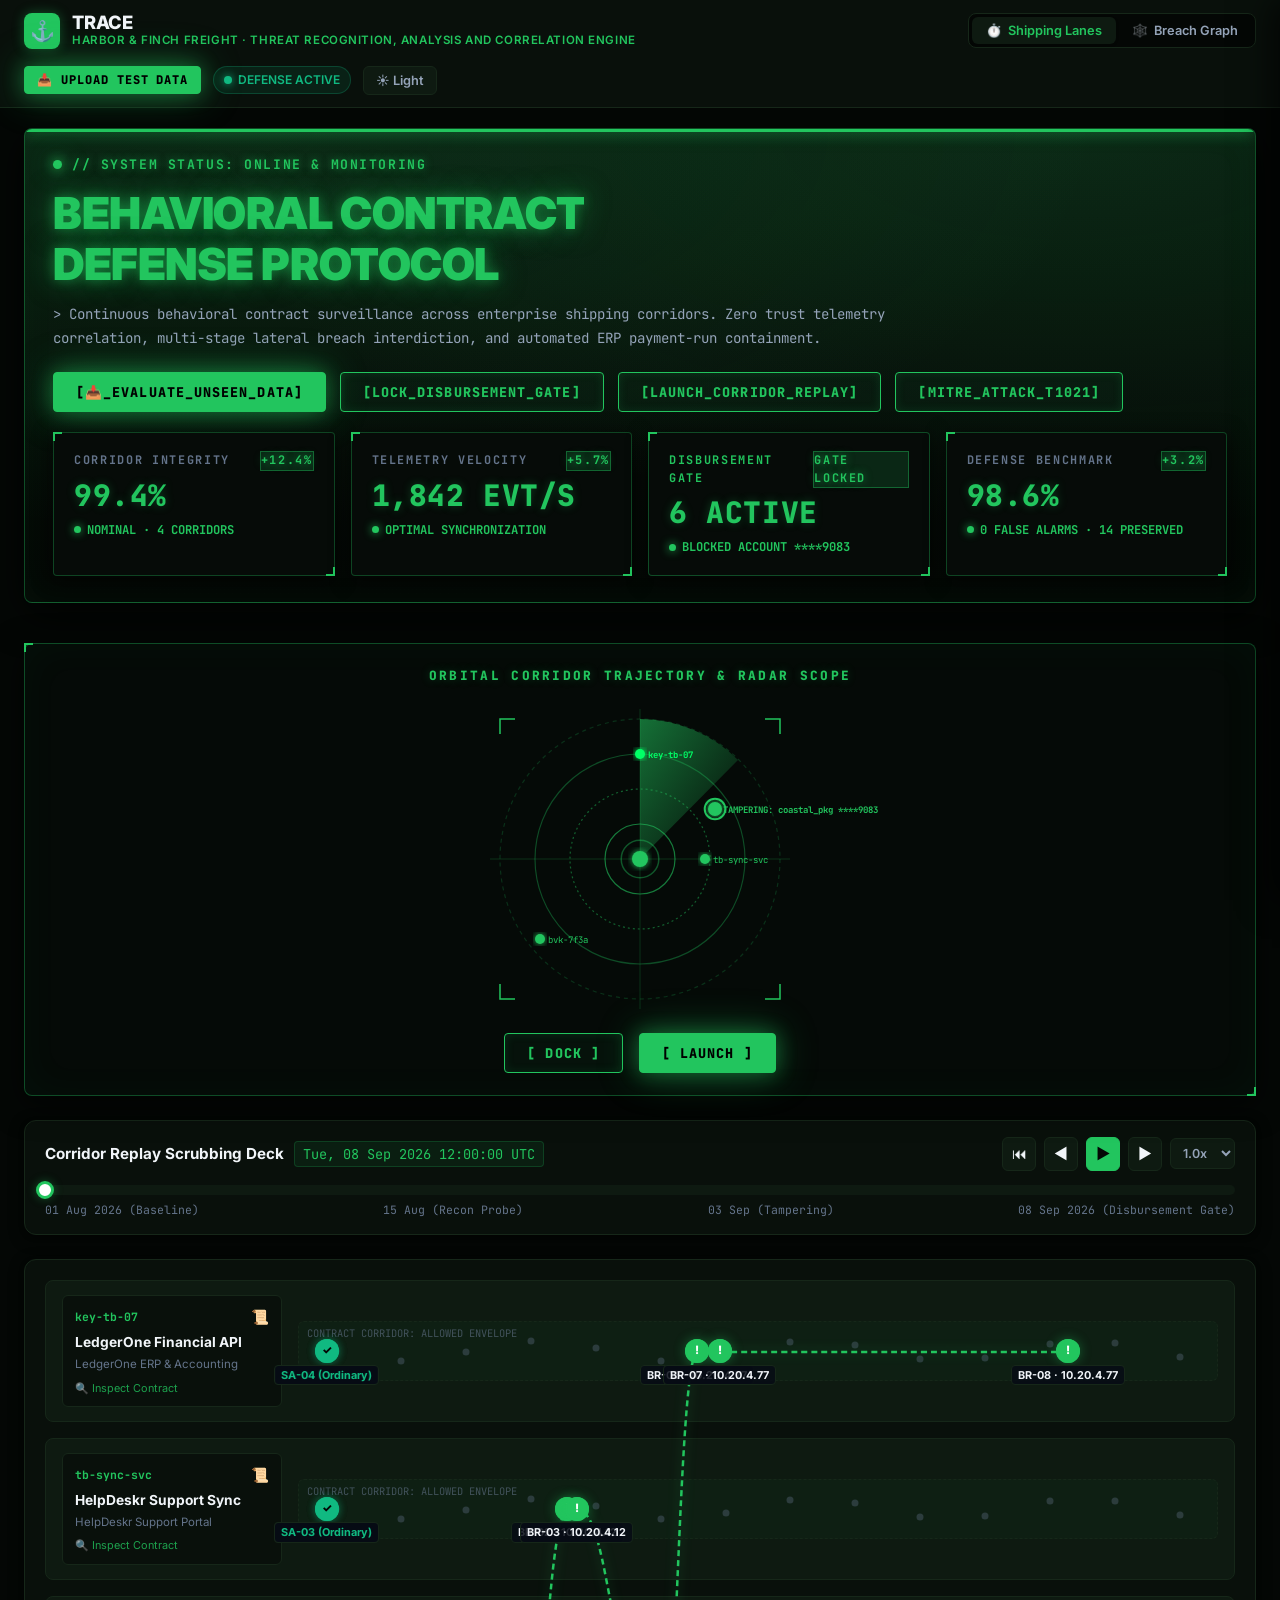
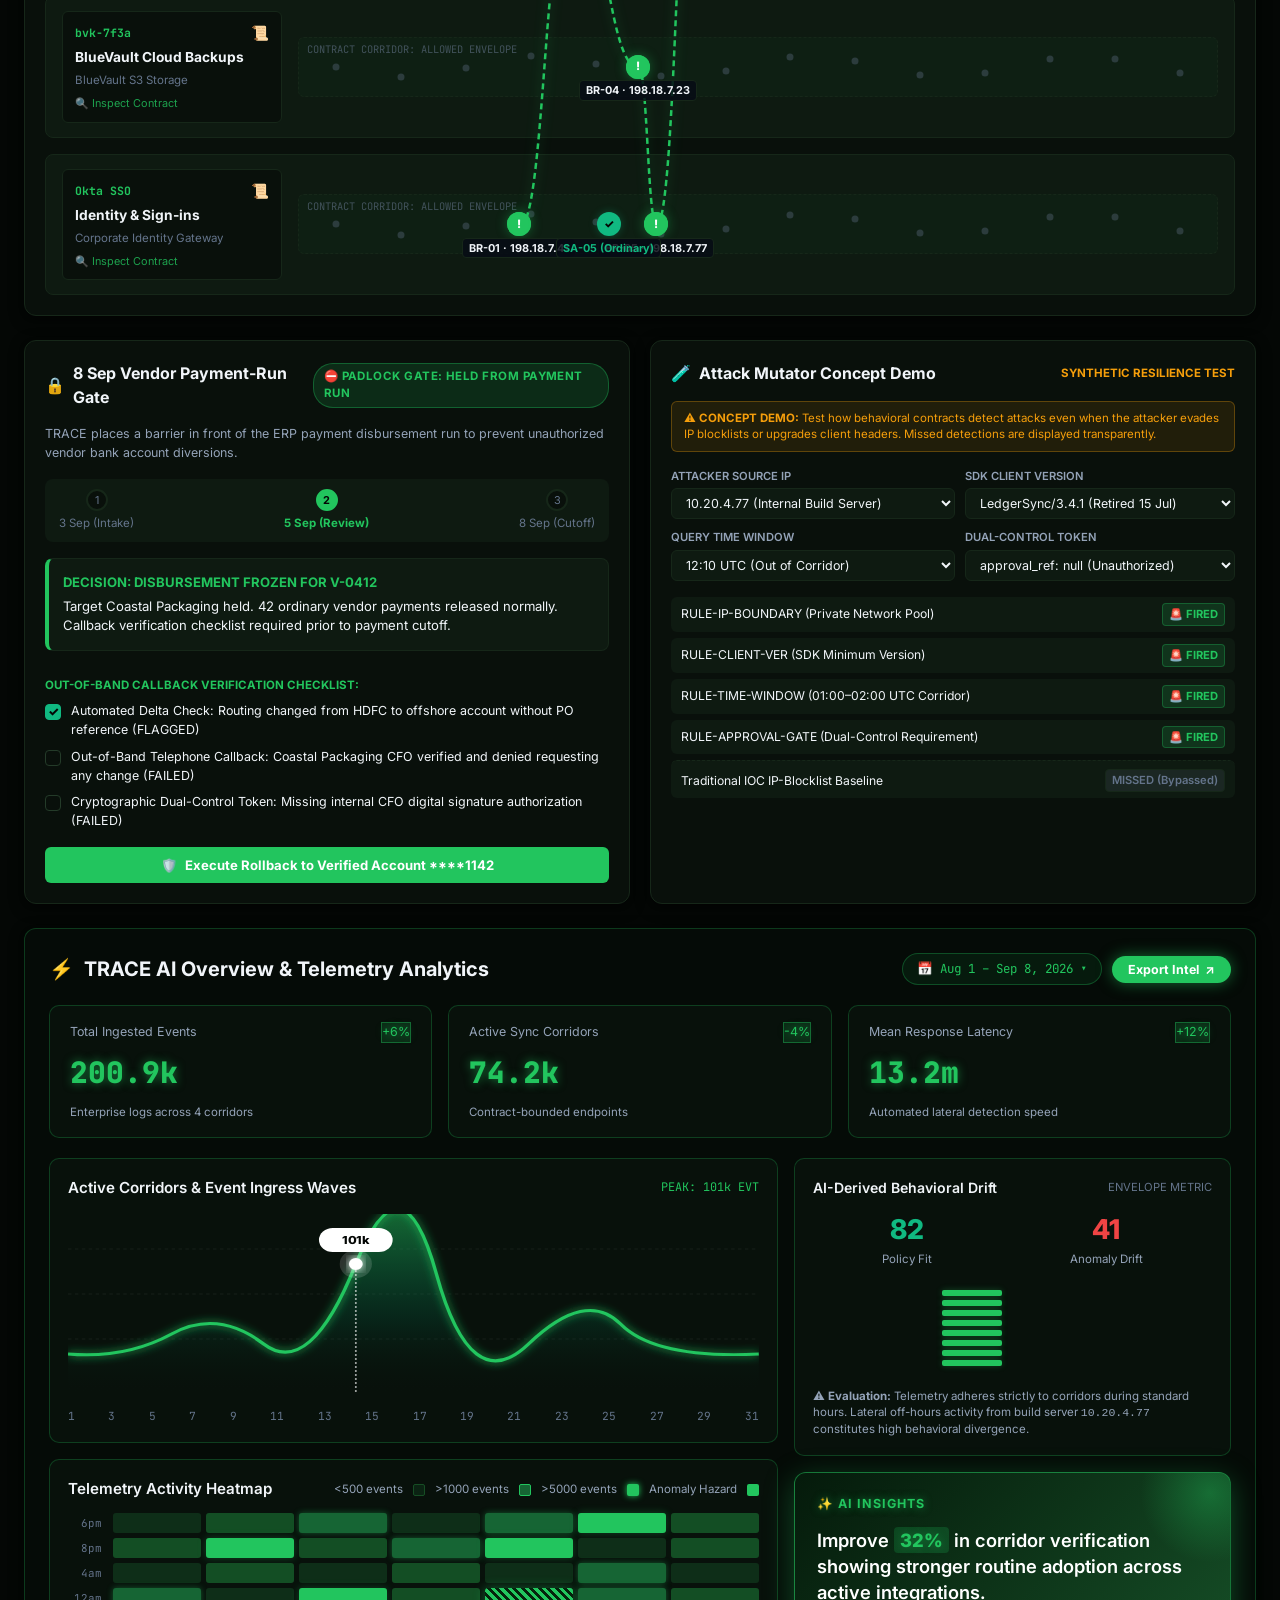
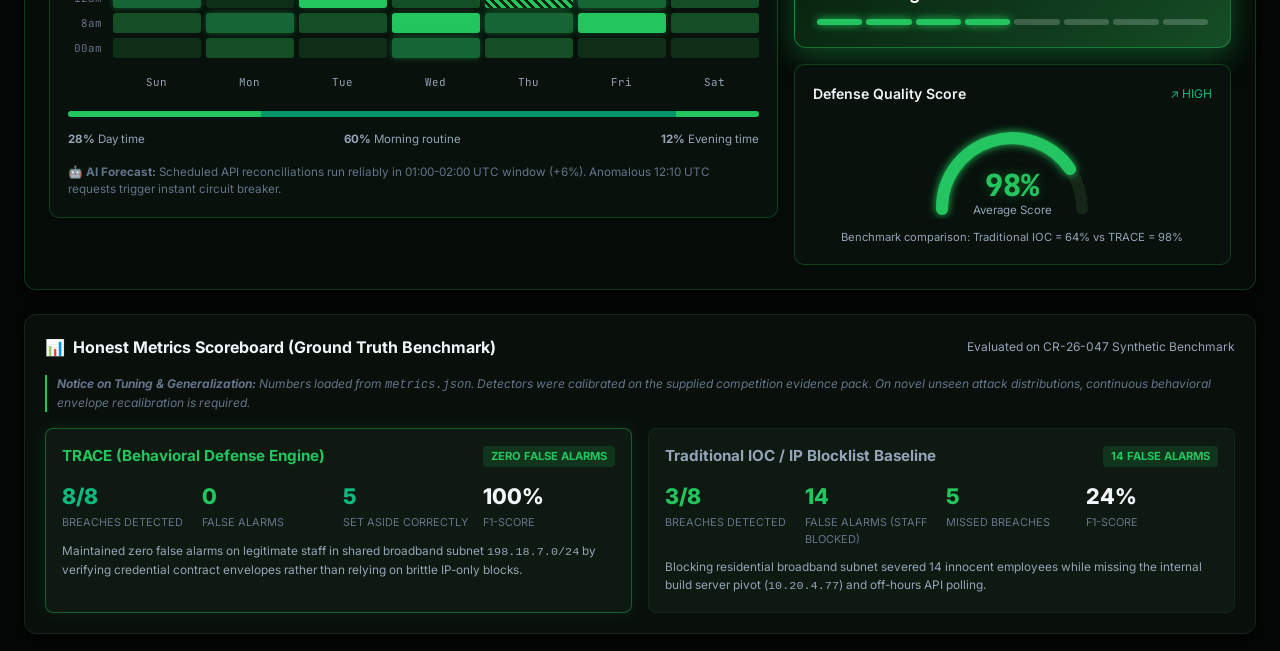
<file: index.html>
<!DOCTYPE html>
<html lang="en" data-theme="dark">
<head>
  <meta charset="UTF-8">
  <meta name="viewport" content="width=device-width, initial-scale=1.0">
  <title>TRACE — Threat Recognition, Analysis and Correlation Engine</title>
  <link rel="stylesheet" href="styles.css">
  <link rel="preconnect" href="https://fonts.googleapis.com">
  <link rel="preconnect" href="https://fonts.gstatic.com" crossorigin>
  <link href="https://fonts.googleapis.com/css2?family=Inter:wght@400;500;600;700;800&family=JetBrains+Mono:wght@500;700;800&display=swap" rel="stylesheet">
</head>
<body>

  <!-- Masthead Navigation -->
  <header class="masthead" role="banner">
    <div class="brand-section">
      <div class="brand-crest" aria-hidden="true">⚓</div>
      <div class="brand-text">
        <h1>TRACE</h1>
        <p>Harbor &amp; Finch Freight · Threat Recognition, Analysis and Correlation Engine</p>
      </div>
    </div>

    <div class="masthead-center">
      <div class="view-toggle-group" role="group" aria-label="Investigation View Mode">
        <button id="btn-view-timeline" class="view-toggle-btn active" aria-pressed="true">
          <span>⏱️</span> Shipping Lanes
        </button>
        <button id="btn-view-graph" class="view-toggle-btn" aria-pressed="false">
          <span>🕸️</span> Breach Graph
        </button>
      </div>
    </div>

    <div class="masthead-right">
      <button id="btn-open-ingestion-modal" class="cyber-btn cyber-btn-launch" style="padding:5px 12px; font-size:0.75rem;" title="Upload or paste unseen evaluator test data">
        📥 UPLOAD TEST DATA
      </button>
      <div class="status-pill" title="Defense Engine actively monitoring shipping corridors">
        <span class="beacon-pulse" aria-hidden="true"></span>
        <span>DEFENSE ACTIVE</span>
      </div>
      <button id="btn-theme-toggle" class="tool-btn" title="Toggle Light / Dark Theme [Key: T]" aria-label="Toggle Theme">
        ☀️ Light
      </button>
    </div>
  </header>

  <!-- Main Workspace -->
  <main class="app-container" role="main">

    <!-- 1. CYBER HERO BANNER (Image 2 Inspiration) -->
    <section class="cyber-hero-banner" aria-label="System Defense Overview">
      <div class="cyber-status-line">
        <span class="cyber-status-pulse"></span>
        <span>// SYSTEM STATUS: ONLINE &amp; MONITORING</span>
      </div>
      <h2 class="cyber-hero-title">
        <span class="neon-green-text">BEHAVIORAL CONTRACT</span><br>
        <span class="neon-green-text">DEFENSE PROTOCOL</span>
      </h2>
      <p class="cyber-hero-desc">
        &gt; Continuous behavioral contract surveillance across enterprise shipping corridors. Zero trust telemetry correlation, multi-stage lateral breach interdiction, and automated ERP payment-run containment.
      </p>
      <div class="cyber-hero-actions">
        <button id="hero-btn-open-ingest" class="cyber-btn cyber-btn-launch" title="Upload and test unseen evaluation data">
          [📥_EVALUATE_UNSEEN_DATA]
        </button>
        <button id="hero-btn-lockdown" class="cyber-btn cyber-btn-dock" title="Isolate Corridors &amp; Lock Disbursement Gate">
          [LOCK_DISBURSEMENT_GATE]
        </button>
        <button id="hero-btn-launch-replay" class="cyber-btn cyber-btn-dock" title="Launch Automated Temporal Replay">
          [LAUNCH_CORRIDOR_REPLAY]
        </button>
        <button id="hero-btn-view-matrix" class="cyber-btn cyber-btn-dock" title="View MITRE ATT&amp;CK Mapping">
          [MITRE_ATTACK_T1021]
        </button>
      </div>

      <!-- 2. TOP TELEMETRY HUD GRID (Exact Pure Neon Green Inspiration) -->
      <div class="hud-telemetry-grid">
        <!-- Card 1: Corridor Integrity -->
        <div class="hud-card hud-bracket-card">
          <div class="hud-label">
            <span>CORRIDOR INTEGRITY</span>
            <span class="kpi-trend-pill positive">+12.4%</span>
          </div>
          <div class="hud-value neon-glow-green" id="hud-val-integrity">99.4%</div>
          <div class="hud-subtext" style="color:#22C55E;">
            <span class="hud-dot nominal"></span> NOMINAL · 4 CORRIDORS
          </div>
        </div>

        <!-- Card 2: Velocity / Telemetry Throughput -->
        <div class="hud-card hud-bracket-card">
          <div class="hud-label">
            <span>TELEMETRY VELOCITY</span>
            <span class="kpi-trend-pill positive">+5.7%</span>
          </div>
          <div class="hud-value neon-glow-green" id="hud-val-velocity">1,842 EVT/S</div>
          <div class="hud-subtext" style="color:#22C55E;">
            <span class="hud-dot optimal"></span> OPTIMAL SYNCHRONIZATION
          </div>
        </div>

        <!-- Card 3: Disbursement Gate (Neon Green Alert) -->
        <div class="hud-card hud-bracket-card alert-card">
          <div class="hud-label">
            <span style="color:#22C55E;">DISBURSEMENT GATE</span>
            <span class="kpi-trend-pill negative" id="hud-gate-pill">LOCKED</span>
          </div>
          <div class="hud-value neon-glow-green" id="hud-val-crew">HOLD 8 SEP</div>
          <div class="hud-subtext" style="color:#22C55E;">
            <span class="hud-dot alert"></span> BLOCKED ACCOUNT ****9083
          </div>
        </div>

        <!-- Card 4: Defense Benchmark Score -->
        <div class="hud-card hud-bracket-card">
          <div class="hud-label">
            <span>DEFENSE BENCHMARK</span>
            <span class="kpi-trend-pill positive">+3.2%</span>
          </div>
          <div class="hud-value neon-glow-green" id="hud-val-score">98.6%</div>
          <div class="hud-subtext" style="color:#22C55E;">
            <span class="hud-dot nominal"></span> 0 FALSE ALARMS · 14 PRESERVED
          </div>
        </div>
      </div>
    </section>

    <!-- 3. CENTER ORBITAL TRAJECTORY RADAR SCOPE (Image 1 Inspiration) -->
    <section class="orbital-scope-panel hud-bracket-card" aria-label="Orbital Trajectory Radar">
      <div class="orbital-scope-title">ORBITAL CORRIDOR TRAJECTORY &amp; RADAR SCOPE</div>
      <div class="orbital-scope-canvas-wrap">
        <svg class="orbital-radar-svg" viewBox="0 0 320 320">
          <defs>
            <linearGradient id="radar-sweep-grad" x1="0%" y1="0%" x2="100%" y2="100%">
              <stop offset="0%" stop-color="rgba(34, 197, 94, 0.55)" />
              <stop offset="100%" stop-color="rgba(34, 197, 94, 0.0)" />
            </linearGradient>
            <filter id="radar-glow" x="-20%" y="-20%" width="140%" height="140%">
              <feGaussianBlur stdDeviation="3" result="blur" />
              <feComposite in="SourceGraphic" in2="blur" operator="over" />
            </filter>
          </defs>

          <!-- Concentric radar range rings -->
          <circle cx="160" cy="160" r="140" fill="none" stroke="rgba(34, 197, 94, 0.2)" stroke-width="1.2" stroke-dasharray="4 4" />
          <circle cx="160" cy="160" r="105" fill="none" stroke="rgba(34, 197, 94, 0.35)" stroke-width="1.2" />
          <circle cx="160" cy="160" r="70" fill="none" stroke="rgba(34, 197, 94, 0.45)" stroke-width="1.2" stroke-dasharray="2 3" />
          <circle cx="160" cy="160" r="35" fill="none" stroke="rgba(34, 197, 94, 0.6)" stroke-width="1.2" />

          <!-- Crosshairs -->
          <line x1="160" y1="10" x2="160" y2="310" stroke="rgba(34, 197, 94, 0.2)" stroke-width="1" />
          <line x1="10" y1="160" x2="310" y2="160" stroke="rgba(34, 197, 94, 0.2)" stroke-width="1" />

          <!-- Corner bracket crosshairs -->
          <path d="M 20 35 L 20 20 L 35 20" fill="none" stroke="#22C55E" stroke-width="1.5" />
          <path d="M 300 35 L 300 20 L 285 20" fill="none" stroke="#22C55E" stroke-width="1.5" />
          <path d="M 20 285 L 20 300 L 35 300" fill="none" stroke="#22C55E" stroke-width="1.5" />
          <path d="M 300 285 L 300 300 L 285 300" fill="none" stroke="#22C55E" stroke-width="1.5" />

          <!-- Rotating Radar Sweep Beam -->
          <g class="radar-sweep-beam">
            <path d="M 160 160 L 160 20 A 140 140 0 0 1 258 61 Z" fill="url(#radar-sweep-grad)" />
          </g>

          <!-- Center Core Protected Node -->
          <circle cx="160" cy="160" r="8" fill="#22C55E" filter="url(#radar-glow)" />
          <circle cx="160" cy="160" r="16" fill="none" stroke="#22C55E" stroke-width="1.5" opacity="0.6">
            <animate attributeName="r" values="12;24;12" dur="3s" repeatCount="indefinite" />
            <animate attributeName="opacity" values="0.8;0.1;0.8" dur="3s" repeatCount="indefinite" />
          </circle>

          <!-- Orbiting Corridors -->
          <!-- LedgerOne Satellite (Orbit r=105) -->
          <g id="radar-node-ledgerone" transform="translate(160, 55)">
            <circle cx="0" cy="0" r="5" fill="#00FF66" filter="url(#radar-glow)" />
            <text x="8" y="4" fill="#00FF66" font-size="9" font-family="'JetBrains Mono', monospace" font-weight="700">key-tb-07</text>
          </g>
          <!-- HelpDeskr Satellite (Orbit r=70) -->
          <g id="radar-node-helpdeskr" transform="translate(225, 160)">
            <circle cx="0" cy="0" r="5" fill="#22C55E" filter="url(#radar-glow)" />
            <text x="8" y="4" fill="#22C55E" font-size="9" font-family="'JetBrains Mono', monospace">tb-sync-svc</text>
          </g>
          <!-- BlueVault Satellite (Orbit r=140) -->
          <g id="radar-node-bluevault" transform="translate(60, 240)">
            <circle cx="0" cy="0" r="5" fill="#22C55E" filter="url(#radar-glow)" />
            <text x="8" y="4" fill="#22C55E" font-size="9" font-family="'JetBrains Mono', monospace">bvk-7f3a</text>
          </g>
          <!-- Anomaly / Threat blip (Red) -->
          <g id="radar-threat-blip" transform="translate(235, 110)">
            <circle cx="0" cy="0" r="6" fill="#22C55E" filter="url(#radar-glow)" />
            <circle cx="0" cy="0" r="12" fill="none" stroke="#22C55E" stroke-width="1.5">
              <animate attributeName="r" values="6;16;6" dur="1.5s" repeatCount="indefinite" />
            </circle>
            <text x="8" y="4" fill="#22C55E" font-size="9" font-family="'JetBrains Mono', monospace" font-weight="700">THREAT: 10.20.4.77</text>
          </g>
        </svg>
      </div>
      <!-- Bottom HUD Action Buttons matching Image 1 -->
      <div class="orbital-hud-actions">
        <button id="btn-radar-dock" class="cyber-btn cyber-btn-dock" title="Isolate Corridors &amp; Lock Payment Gate">[ DOCK ]</button>
        <button id="btn-radar-launch" class="cyber-btn cyber-btn-launch" title="Launch Automated Temporal Replay">[ LAUNCH ]</button>
      </div>
    </section>

    <!-- 4. REPLAY CONTROL DECK -->
    <section class="control-deck" aria-label="Temporal Replay Deck">
      <div class="deck-header">
        <div class="deck-title-group">
          <span class="deck-title">Corridor Replay Scrubbing Deck</span>
          <span id="replay-timestamp-val" class="deck-timestamp">Loading timeline...</span>
        </div>

        <div class="deck-actions">
          <button id="btn-rewind" class="deck-btn" title="Rewind to start" aria-label="Rewind">⏮</button>
          <button id="btn-step-back" class="deck-btn" title="Step backward [Left Arrow]" aria-label="Step Back">◀</button>
          <button id="btn-play-pause" class="deck-btn primary" title="Play/Pause [Space]" aria-label="Play Replay">▶</button>
          <button id="btn-step-fwd" class="deck-btn" title="Step forward [Right Arrow]" aria-label="Step Forward">▶</button>
          <select id="speed-select" class="speed-select" title="Replay Speed Multiplier" aria-label="Speed">
            <option value="0.5">0.5x</option>
            <option value="1" selected>1.0x</option>
            <option value="2">2.0x</option>
            <option value="4">4.0x</option>
          </select>
        </div>
      </div>

      <!-- Scrubber Bar -->
      <div class="scrubber-container">
        <div id="scrubber-track" class="scrubber-track" role="slider" aria-label="Replay Timeline Scrubber" aria-valuemin="0" aria-valuemax="100" aria-valuenow="100">
          <div id="scrubber-progress" class="scrubber-progress">
            <div class="scrubber-handle"></div>
          </div>
        </div>
        <div class="scrubber-labels">
          <span>01 Aug 2026 (Baseline)</span>
          <span>15 Aug (Recon Probe)</span>
          <span>03 Sep (Tampering)</span>
          <span>08 Sep 2026 (Disbursement Gate)</span>
        </div>
      </div>
    </section>

    <!-- VIEW 1: SHIPPING LANES TIMELINE -->
    <div id="lanes-view-wrapper" class="lanes-view-wrapper">
      <section id="shipping-lanes-board" class="shipping-lanes-board" aria-label="Credential Shipping Corridors">
        <!-- Dynamic Causal Chain SVG overlay -->
        <svg id="causal-chain-svg" class="causal-chain-svg" aria-hidden="true"></svg>

        <!-- 4 Shipping Lanes Container -->
        <div id="lanes-container" style="display:flex; flex-direction:column; gap:16px;">
          <!-- Dynamically populated by app.js -->
        </div>
      </section>
    </div>

    <!-- VIEW 2: CROSS-SYSTEM BREACH GRAPH (Upgraded with Image 3 Tactical HUD) -->
    <section id="graph-view-wrapper" class="graph-view-wrapper" aria-label="Cross-System Breach Graph">
      <div class="graph-header">
        <div>
          <h2 style="font-size:1.05rem; font-weight:700;">Tactical Breach &amp; Causal Correlation Graph</h2>
          <p style="font-size:0.78rem; color:var(--text-secondary);">Interactive topological constellation showing lateral pivots across internal build servers, leaked support credentials, and ERP database targets.</p>
        </div>
        <div class="graph-legend">
          <div class="legend-item">
            <div class="legend-swatch" style="background-color:var(--status-breach);"></div>
            <span>Critical Violation</span>
          </div>
          <div class="legend-item">
            <div class="legend-swatch" style="background-color:var(--status-warning);"></div>
            <span>High Severity</span>
          </div>
          <div class="legend-item">
            <div class="legend-swatch" style="background-color:#243B29; border-top:1px dashed #243B29;"></div>
            <span>Causal Link</span>
          </div>
        </div>
      </div>

      <!-- Tactical Constellation Graph Canvas (Image 3) -->
      <div class="tactical-graph-wrapper">
        <!-- Floating Tactical HUD Card (Top Left) -->
        <div class="graph-hud-card">
          <div class="graph-hud-icon">🎯</div>
          <div>
            <div class="graph-hud-stat">1842 events</div>
            <div class="graph-hud-detail">Suspicious lateral movement · Mapped to MITRE ATT&amp;CK T1021</div>
          </div>
        </div>

        <!-- Floating Tactical HUD Controls (Right Side) -->
        <div class="graph-hud-controls">
          <button class="graph-ctrl-btn" id="btn-graph-layers" title="Toggle Layer Visibility">📑</button>
          <button class="graph-ctrl-btn" id="btn-graph-zoom-in" title="Zoom In">+</button>
          <button class="graph-ctrl-btn" id="btn-graph-zoom-out" title="Zoom Out">-</button>
          <button class="graph-ctrl-btn" id="btn-graph-reset" title="Recenter Tactical Scope">⛶</button>
        </div>

        <!-- Bottom Left Target Reticle Button -->
        <button class="graph-target-btn" id="btn-graph-reticle" title="Lock Target on Exfiltration Pivot">🎯</button>

        <!-- Dynamic Graph SVG -->
        <svg id="graph-canvas-svg" class="tactical-graph-canvas"></svg>
      </div>
    </section>

    <!-- INTERACTIVE MODULES GRID: PAYMENT GATE & ATTACK MUTATOR -->
    <div class="modules-grid">

      <!-- 1. Payment-Run Padlock Gate Simulator -->
      <section class="gate-simulator-card" aria-label="Vendor Payment Gate Simulator">
        <div class="card-title-bar">
          <h2><span>🔒</span> 8 Sep Vendor Payment-Run Gate</h2>
          <span id="gate-status-badge" class="gate-badge-locked">⛔ GATE LOCKED</span>
        </div>

        <p style="font-size:0.78rem; color:var(--text-secondary);">
          TRACE places a barrier in front of the ERP payment disbursement run to prevent unauthorized vendor bank account diversions.
        </p>

        <!-- Gate Stepper -->
        <div class="gate-stepper">
          <div class="step-node" data-step="0">
            <div class="step-circle">1</div>
            <span>3 Sep (Intake)</span>
          </div>
          <div class="step-node active" data-step="1">
            <div class="step-circle">2</div>
            <span>5 Sep (Review)</span>
          </div>
          <div class="step-node" data-step="2">
            <div class="step-circle">3</div>
            <span>8 Sep (Cutoff)</span>
          </div>
        </div>

        <!-- Decision Box -->
        <div id="gate-decision-box" class="gate-decision-box held">
          <!-- Populated dynamically -->
        </div>

        <!-- Callback Verification Checklist -->
        <div class="checklist-group">
          <span style="font-size:0.72rem; font-weight:700; color:var(--lane-ledgerone); text-transform:uppercase;">
            Out-of-Band Callback Verification Checklist:
          </span>

          <div class="check-item checked" data-check="check1">
            <div class="check-box">✓</div>
            <div>Automated Delta Check: Routing changed from HDFC to offshore account without PO reference (FLAGGED)</div>
          </div>

          <div class="check-item" data-check="check2">
            <div class="check-box"></div>
            <div>Out-of-Band Telephone Callback: Coastal Packaging CFO verified and denied requesting any change (FAILED)</div>
          </div>

          <div class="check-item" data-check="check3">
            <div class="check-box"></div>
            <div>Cryptographic Dual-Control Token: Missing internal CFO digital signature authorization (FAILED)</div>
          </div>
        </div>

        <button id="btn-rollback" class="rollback-btn" title="Revert Coastal Packaging to verified account ****1142">
          <span>🛡️</span> Execute Rollback to Verified Account ****1142
        </button>
      </section>

      <!-- 2. Attack Mutator Concept Demo -->
      <section class="mutator-card" aria-label="Attack Mutator Concept Demo">
        <div class="card-title-bar">
          <h2><span>🧪</span> Attack Mutator Concept Demo</h2>
          <span style="font-size:0.72rem; font-weight:700; color:var(--status-warning);">SYNTHETIC RESILIENCE TEST</span>
        </div>

        <div class="mutator-disclaimer">
          ⚠️ <b>CONCEPT DEMO:</b> Test how behavioral contracts detect attacks even when the attacker evades IP blocklists or upgrades client headers. Missed detections are displayed transparently.
        </div>

        <!-- Mutator Controls Grid -->
        <div class="mutator-controls-grid">
          <div class="control-field">
            <label for="mut-ip">Attacker Source IP</label>
            <select id="mut-ip">
              <option value="10.20.4.77" selected>10.20.4.77 (Internal Build Server)</option>
              <option value="198.18.7.77">198.18.7.77 (Shared Broadband)</option>
              <option value="203.0.113.5">203.0.113.5 (Novel External IP)</option>
              <option value="10.20.4.12">10.20.4.12 (Legitimate Sync Host)</option>
            </select>
          </div>

          <div class="control-field">
            <label for="mut-ver">SDK Client Version</label>
            <select id="mut-ver">
              <option value="3.4.1" selected>LedgerSync/3.4.1 (Retired 15 Jul)</option>
              <option value="4.2.0">LedgerSync/4.2.0 (Latest Compliant)</option>
            </select>
          </div>

          <div class="control-field">
            <label for="mut-time">Query Time Window</label>
            <select id="mut-time">
              <option value="12:10" selected>12:10 UTC (Out of Corridor)</option>
              <option value="01:30">01:30 UTC (Inside 01:00-02:00 Window)</option>
            </select>
          </div>

          <div class="control-field">
            <label for="mut-app">Dual-Control Token</label>
            <select id="mut-app">
              <option value="null" selected>approval_ref: null (Unauthorized)</option>
              <option value="APP-9912">approval_ref: APP-9912 (Approved)</option>
            </select>
          </div>
        </div>

        <!-- Detector Matrix Output -->
        <div id="mutator-matrix" class="detector-matrix">
          <!-- Populated dynamically -->
        </div>
      </section>

    </div>

    <!-- 5. ADVANCED AI OVERVIEW & CORRIDOR DEFENSE ANALYTICS (Image 4 Inspiration) -->
    <section class="analytics-dashboard-section" aria-label="AI Overview &amp; Corridor Analytics">
      <!-- Top Analytics Bar -->
      <div class="analytics-top-bar">
        <div class="analytics-title">
          <span>⚡</span> TRACE AI Overview &amp; Telemetry Analytics
        </div>
        <div class="analytics-top-actions">
          <span class="analytics-date-pill">📅 Aug 1 – Sep 8, 2026 ▾</span>
          <button class="analytics-share-btn" id="btn-export-intel" title="Export Security Intelligence Report">
            <span>Export Intel</span> ↗
          </button>
        </div>
      </div>

      <!-- 3 KPI Cards -->
      <div class="analytics-kpi-row">
        <div class="kpi-card">
          <div class="kpi-card-header">
            <span>Total Ingested Events</span>
            <span class="kpi-trend-pill positive">+6%</span>
          </div>
          <div class="kpi-val">200.9k</div>
          <div style="font-size:0.72rem; color:var(--text-secondary);">Enterprise logs across 4 corridors</div>
        </div>

        <div class="kpi-card">
          <div class="kpi-card-header">
            <span>Active Sync Corridors</span>
            <span class="kpi-trend-pill negative">-4%</span>
          </div>
          <div class="kpi-val">74.2k</div>
          <div style="font-size:0.72rem; color:var(--text-secondary);">Contract-bounded endpoints</div>
        </div>

        <div class="kpi-card">
          <div class="kpi-card-header">
            <span>Mean Response Latency</span>
            <span class="kpi-trend-pill positive">+12%</span>
          </div>
          <div class="kpi-val">13.2m</div>
          <div style="font-size:0.72rem; color:var(--text-secondary);">Automated lateral detection speed</div>
        </div>
      </div>

      <!-- Main Analytics Grid -->
      <div class="analytics-main-grid">
        <!-- Left Column: Wave Chart & Heatmap -->
        <div style="display:flex; flex-direction:column; gap:16px;">
          <!-- Glowing Area / Spline Wave Chart -->
          <div class="wave-chart-card">
            <div class="chart-header">
              <h3>Active Corridors &amp; Event Ingress Waves</h3>
              <span style="font-size:0.74rem; color:var(--lane-ledgerone); font-family:var(--font-mono);">PEAK: 101k EVT</span>
            </div>
            <div class="wave-svg-container" id="wave-chart-container">
              <svg width="100%" height="100%" viewBox="0 0 600 180" preserveAspectRatio="none">
                <defs>
                  <linearGradient id="waveGradient" x1="0" y1="0" x2="0" y2="1">
                    <stop offset="0%" stop-color="#22C55E" stop-opacity="0.5" />
                    <stop offset="60%" stop-color="#059669" stop-opacity="0.15" />
                    <stop offset="100%" stop-color="#09100B" stop-opacity="0.0" />
                  </linearGradient>
                  <filter id="neonGlow" x="-20%" y="-20%" width="140%" height="140%">
                    <feGaussianBlur stdDeviation="4" result="blur" />
                    <feComposite in="SourceGraphic" in2="blur" operator="over" />
                  </filter>
                </defs>
                <!-- Grid Lines -->
                <line x1="0" y1="35" x2="600" y2="35" stroke="rgba(255,255,255,0.06)" stroke-dasharray="3 3" />
                <line x1="0" y1="80" x2="600" y2="80" stroke="rgba(255,255,255,0.06)" stroke-dasharray="3 3" />
                <line x1="0" y1="125" x2="600" y2="125" stroke="rgba(255,255,255,0.06)" stroke-dasharray="3 3" />

                <!-- Filled Area -->
                <path d="M 0 140 Q 50 145, 90 120 T 170 130 T 250 50 T 320 60 T 400 130 T 480 110 T 600 140 L 600 180 L 0 180 Z" fill="url(#waveGradient)" />
                <!-- Neon Wave Line -->
                <path d="M 0 140 Q 50 145, 90 120 T 170 130 T 250 50 T 320 60 T 400 130 T 480 110 T 600 140" fill="none" stroke="#22C55E" stroke-width="3" filter="url(#neonGlow)" />

                <!-- Interactive Scrubber Node on Peak (101k) -->
                <g transform="translate(250, 50)">
                  <circle cx="0" cy="0" r="14" fill="rgba(255,255,255,0.15)" />
                  <circle cx="0" cy="0" r="6" fill="#FFFFFF" filter="url(#neonGlow)" />
                  <line x1="0" y1="6" x2="0" y2="130" stroke="#FFFFFF" stroke-width="1.5" stroke-dasharray="2 2" opacity="0.6" />
                  <!-- Tooltip Badge -->
                  <rect x="-32" y="-36" width="64" height="24" rx="12" fill="#FFFFFF" />
                  <text x="0" y="-20" fill="#040705" font-size="11" font-weight="800" text-anchor="middle" font-family="'Inter', sans-serif">101k</text>
                </g>
              </svg>
            </div>
            <div style="display:flex; justify-content:space-between; font-size:0.7rem; color:var(--text-muted); font-family:var(--font-mono);">
              <span>1</span><span>3</span><span>5</span><span>7</span><span>9</span><span>11</span><span>13</span><span>15</span><span>17</span><span>19</span><span>21</span><span>23</span><span>25</span><span>27</span><span>29</span><span>31</span>
            </div>
          </div>

          <!-- User Activity Heatmap Matrix -->
          <div class="heatmap-card">
            <div class="chart-header">
              <h3>Telemetry Activity Heatmap</h3>
              <div class="heatmap-legend-row" style="gap:10px;">
                <span>&lt;500 events</span>
                <div style="width:12px; height:12px; background:#0B2313; border:1px solid #164E24; border-radius:2px;"></div>
                <span>&gt;1000 events</span>
                <div style="width:12px; height:12px; background:#166534; border:1px solid #22C55E; border-radius:2px;"></div>
                <span>&gt;5000 events</span>
                <div style="width:12px; height:12px; background:#22C55E; box-shadow:0 0 6px #22C55E; border-radius:2px;"></div>
                <span>Anomaly Hazard</span>
                <div style="width:12px; height:12px; background:#22C55E; border-radius:2px;"></div>
              </div>
            </div>

            <!-- Heatmap Matrix Grid (6 times x 7 days) -->
            <div class="heatmap-grid" id="heatmap-grid-container">
              <!-- Row 1: 6pm -->
              <div class="heatmap-row-label">6pm</div>
              <div class="heatmap-cell lvl-1" title="Sun 6pm: 420 events"></div>
              <div class="heatmap-cell lvl-2" title="Mon 6pm: 1,120 events"></div>
              <div class="heatmap-cell lvl-3" title="Tue 6pm: 2,400 events"></div>
              <div class="heatmap-cell lvl-1" title="Wed 6pm: 510 events"></div>
              <div class="heatmap-cell lvl-3" title="Thu 6pm: 2,100 events"></div>
              <div class="heatmap-cell lvl-4" title="Fri 6pm: 4,800 events"></div>
              <div class="heatmap-cell lvl-2" title="Sat 6pm: 980 events"></div>

              <!-- Row 2: 8pm -->
              <div class="heatmap-row-label">8pm</div>
              <div class="heatmap-cell lvl-2" title="Sun 8pm: 890 events"></div>
              <div class="heatmap-cell lvl-4" title="Mon 8pm: 4,300 events"></div>
              <div class="heatmap-cell lvl-2" title="Tue 8pm: 1,400 events"></div>
              <div class="heatmap-cell lvl-3" title="Wed 8pm: 2,800 events"></div>
              <div class="heatmap-cell lvl-4" title="Thu 8pm: 4,900 events"></div>
              <div class="heatmap-cell lvl-1" title="Fri 8pm: 340 events"></div>
              <div class="heatmap-cell lvl-2" title="Sat 8pm: 1,100 events"></div>

              <!-- Row 3: 4am -->
              <div class="heatmap-row-label">4am</div>
              <div class="heatmap-cell lvl-1" title="Sun 4am: 120 events"></div>
              <div class="heatmap-cell lvl-2" title="Mon 4am: 800 events"></div>
              <div class="heatmap-cell lvl-1" title="Tue 4am: 250 events"></div>
              <div class="heatmap-cell lvl-2" title="Wed 4am: 780 events"></div>
              <div class="heatmap-cell lvl-1" title="Thu 4am: 190 events"></div>
              <div class="heatmap-cell lvl-3" title="Fri 4am: 2,200 events"></div>
              <div class="heatmap-cell lvl-1" title="Sat 4am: 110 events"></div>

              <!-- Row 4: 12am -->
              <div class="heatmap-row-label">12am</div>
              <div class="heatmap-cell lvl-3" title="Sun 12am: 2,100 events"></div>
              <div class="heatmap-cell lvl-1" title="Mon 12am: 310 events"></div>
              <div class="heatmap-cell lvl-4" title="Tue 12am: 4,600 events"></div>
              <div class="heatmap-cell lvl-2" title="Wed 12am: 1,200 events"></div>
              <div class="heatmap-cell hazard" title="Thu 12:10 UTC: TAMPERING DETECTED! Bank detail change without PO ref!"></div>
              <div class="heatmap-cell lvl-3" title="Fri 12am: 2,500 events"></div>
              <div class="heatmap-cell lvl-2" title="Sat 12am: 990 events"></div>

              <!-- Row 5: 8am -->
              <div class="heatmap-row-label">8am</div>
              <div class="heatmap-cell lvl-2" title="Sun 8am: 950 events"></div>
              <div class="heatmap-cell lvl-3" title="Mon 8am: 3,200 events"></div>
              <div class="heatmap-cell lvl-2" title="Tue 8am: 1,450 events"></div>
              <div class="heatmap-cell lvl-4" title="Wed 8am: 5,100 events"></div>
              <div class="heatmap-cell lvl-3" title="Thu 8am: 2,900 events"></div>
              <div class="heatmap-cell lvl-4" title="Fri 8am: 4,700 events"></div>
              <div class="heatmap-cell lvl-2" title="Sat 8am: 880 events"></div>

              <!-- Row 6: 00am -->
              <div class="heatmap-row-label">00am</div>
              <div class="heatmap-cell lvl-1" title="Sun 00am: 140 events"></div>
              <div class="heatmap-cell lvl-2" title="Mon 00am: 650 events"></div>
              <div class="heatmap-cell lvl-1" title="Tue 00am: 210 events"></div>
              <div class="heatmap-cell lvl-3" title="Wed 00am: 2,100 events"></div>
              <div class="heatmap-cell lvl-2" title="Thu 00am: 1,050 events"></div>
              <div class="heatmap-cell lvl-1" title="Fri 00am: 320 events"></div>
              <div class="heatmap-cell lvl-1" title="Sat 00am: 180 events"></div>
            </div>

            <!-- Days of Week Row -->
            <div class="heatmap-days-row">
              <div></div>
              <div>Sun</div><div>Mon</div><div>Tue</div><div>Wed</div><div>Thu</div><div>Fri</div><div>Sat</div>
            </div>

            <!-- Distribution Ratio Bar -->
            <div class="heatmap-dist-bar">
              <div class="heatmap-dist-seg day" title="Daytime: 28%"></div>
              <div class="heatmap-dist-seg morning" title="Morning: 60%"></div>
              <div class="heatmap-dist-seg evening" title="Evening: 12%"></div>
            </div>
            <div style="display:flex; justify-content:space-between; font-size:0.72rem; color:var(--text-secondary); margin-top:2px;">
              <span><b>28%</b> Day time</span>
              <span><b>60%</b> Morning routine</span>
              <span><b>12%</b> Evening time</span>
            </div>
            <div style="font-size:0.73rem; color:var(--text-muted); margin-top:4px;">
              🤖 <b>AI Forecast:</b> Scheduled API reconciliations run reliably in 01:00-02:00 UTC window (+6%). Anomalous 12:10 UTC requests trigger instant circuit breaker.
            </div>
          </div>
        </div>

        <!-- Right Column: AI Comparison, Insight Card & Quality Score -->
        <div class="analytics-subgrid-right">

          <!-- AI-Derived Comparison (Green vs Red segmented stacks) -->
          <div class="comparison-card">
            <div class="chart-header">
              <h3 style="font-size:0.88rem;">AI-Derived Behavioral Drift</h3>
              <span style="font-size:0.7rem; color:var(--text-muted);">ENVELOPE METRIC</span>
            </div>
            <div class="comparison-scores-row">
              <div class="comp-score-col">
                <span class="comp-score-num" style="color:#10B981;">82</span>
                <span class="comp-score-label">Policy Fit</span>
              </div>
              <div class="comp-score-col">
                <span class="comp-score-num" style="color:#EF4444;">41</span>
                <span class="comp-score-label">Anomaly Drift</span>
              </div>
            </div>
            <!-- Segmented horizontal bar stacks -->
            <div class="comparison-bars-container">
              <div class="comp-bar-stack" title="Allowed Policy Alignment: 82/100">
                <div class="comp-bar-segment green"></div>
                <div class="comp-bar-segment green"></div>
                <div class="comp-bar-segment green"></div>
                <div class="comp-bar-segment green"></div>
                <div class="comp-bar-segment green"></div>
                <div class="comp-bar-segment green"></div>
                <div class="comp-bar-segment green"></div>
                <div class="comp-bar-segment green"></div>
              </div>
              <div class="comp-bar-stack" title="Drift Risk: 41/100">
                <div class="comp-bar-segment red"></div>
                <div class="comp-bar-segment red"></div>
                <div class="comp-bar-segment red"></div>
                <div class="comp-bar-segment red"></div>
              </div>
            </div>
            <p style="font-size:0.72rem; color:var(--text-secondary); line-height:1.4;">
              ⚠️ <b>Evaluation:</b> Telemetry adheres strictly to corridors during standard hours. Lateral off-hours activity from build server <code>10.20.4.77</code> constitutes high behavioral divergence.
            </p>
          </div>

          <!-- AI Insight Card (Purple Gradient Glow) -->
          <div class="ai-insight-card">
            <div class="insight-header">
              <span>✨ AI INSIGHTS</span>
            </div>
            <div class="insight-body">
              Improve <span class="insight-highlight">32%</span> in corridor verification showing stronger routine adoption across active integrations.
            </div>
            <div class="insight-progress-bars">
              <div class="insight-bar-chunk filled"></div>
              <div class="insight-bar-chunk filled"></div>
              <div class="insight-bar-chunk filled"></div>
              <div class="insight-bar-chunk filled"></div>
              <div class="insight-bar-chunk"></div>
              <div class="insight-bar-chunk"></div>
              <div class="insight-bar-chunk"></div>
              <div class="insight-bar-chunk"></div>
            </div>
          </div>

          <!-- Circular Speedometer Quality Score Gauge -->
          <div class="gauge-card">
            <div class="chart-header" style="width:100%;">
              <h3 style="font-size:0.88rem;">Defense Quality Score</h3>
              <span style="font-size:0.75rem; color:var(--status-setaside);">↗ HIGH</span>
            </div>
            <div class="gauge-svg-wrap">
              <svg width="180" height="105" viewBox="0 0 180 105">
                <!-- Outer Arc Background (Dotted) -->
                <path d="M 20 95 A 70 70 0 0 1 160 95" fill="none" stroke="#162719" stroke-width="12" stroke-linecap="round" stroke-dasharray="3 6" />
                <!-- Active Value Arc (Glow Cyan / Purple) -->
                <path d="M 20 95 A 70 70 0 0 1 148 55" fill="none" stroke="url(#gaugeGrad)" stroke-width="12" stroke-linecap="round" filter="url(#neonGlow)" />
                <defs>
                  <linearGradient id="gaugeGrad" x1="0%" y1="0%" x2="100%" y2="0%">
                    <stop offset="0%" stop-color="#22C55E" />
                    <stop offset="50%" stop-color="#22C55E" />
                    <stop offset="100%" stop-color="#22C55E" />
                  </linearGradient>
                </defs>
              </svg>
              <div class="gauge-val-label">
                <div class="gauge-val-big">98%</div>
                <div class="gauge-val-sub">Average Score</div>
              </div>
            </div>
            <div style="font-size:0.7rem; color:var(--text-secondary); text-align:center;">
              Benchmark comparison: Traditional IOC = 64% vs TRACE = 98%
            </div>
          </div>

        </div>
      </div>
    </section>

    <!-- HONEST METRICS SCOREBOARD -->
    <section class="metrics-section" aria-label="Honest Metrics Scoreboard">
      <div class="card-title-bar">
        <h2><span>📊</span> Honest Metrics Scoreboard (Ground Truth Benchmark)</h2>
        <span style="font-size:0.75rem; color:var(--text-secondary);">Evaluated on CR-26-047 Synthetic Benchmark</span>
      </div>

      <div class="tuning-note">
        <b>Notice on Tuning &amp; Generalization:</b> Numbers loaded from <code>metrics.json</code>. Detectors were calibrated on the supplied competition evidence pack. On novel unseen attack distributions, continuous behavioral envelope recalibration is required.
      </div>

      <div class="metrics-comparison-grid">
        <!-- TRACE Engine -->
        <div class="scoreboard-card champion">
          <div style="display:flex; justify-content:space-between; align-items:center;">
            <b style="color:var(--lane-ledgerone); font-size:0.95rem;">TRACE (Behavioral Defense Engine)</b>
            <span style="font-size:0.7rem; background:rgba(34, 197, 94, 0.15); color:var(--lane-ledgerone); padding:2px 8px; border-radius:4px; font-weight:700;">ZERO FALSE ALARMS</span>
          </div>
          <div id="cw-stats-container" class="scoreboard-stats-row">
            <!-- Dynamically populated -->
          </div>
          <p style="font-size:0.74rem; color:var(--text-secondary);">
            Maintained zero false alarms on legitimate staff in shared broadband subnet <code>198.18.7.0/24</code> by verifying credential contract envelopes rather than relying on brittle IP-only blocks.
          </p>
        </div>

        <!-- Traditional IOC Blocklist -->
        <div class="scoreboard-card">
          <div style="display:flex; justify-content:space-between; align-items:center;">
            <b style="color:var(--text-secondary); font-size:0.95rem;">Traditional IOC / IP Blocklist Baseline</b>
            <span style="font-size:0.7rem; background:rgba(34, 197, 94, 0.15); color:var(--status-breach); padding:2px 8px; border-radius:4px; font-weight:700;">14 FALSE ALARMS</span>
          </div>
          <div id="ioc-stats-container" class="scoreboard-stats-row">
            <!-- Dynamically populated -->
          </div>
          <p style="font-size:0.74rem; color:var(--text-secondary);">
            Blocking residential broadband subnet severed 14 innocent employees while missing the internal build server pivot (<code>10.20.4.77</code>) and off-hours API polling.
          </p>
        </div>
      </div>
    </section>

  </main>

  <!-- Slide-Over Drawer: Evidence Drill-Down & Contract Inspector -->
  <div id="drawer-backdrop" class="drawer-backdrop" aria-hidden="true"></div>
  <aside id="slide-drawer" class="slide-drawer" role="dialog" aria-modal="true" aria-labelledby="drawer-title">
    <div class="drawer-header">
      <div>
        <h2 id="drawer-title" style="font-size:1.05rem; font-weight:700; color:var(--text-primary); margin-bottom:2px;">Inspection Title</h2>
        <div id="drawer-subtitle" style="font-size:0.75rem; color:var(--text-secondary); font-family:var(--font-mono);">Metadata</div>
      </div>
      <button id="drawer-close-btn" class="drawer-close-btn" aria-label="Close Drawer [Esc]">✕</button>
    </div>
    <div id="drawer-body" class="drawer-content">
      <!-- Populated dynamically -->
    </div>
  </aside>

  <!-- Live Test Data Ingestion & Evaluator Modal -->
  <div id="ingestion-modal-backdrop" class="modal-backdrop" aria-hidden="true" style="display:none;"></div>
  <div id="ingestion-modal" class="ingestion-modal-container" role="dialog" aria-modal="true" aria-labelledby="modal-ingestion-title" style="display:none;">
    <div class="modal-header">
      <div>
        <h2 id="modal-ingestion-title" style="font-size:1.05rem; font-weight:700; color:var(--text-primary); margin:0 0 2px 0;">
          🧪 Live Evaluator Test Ingestion Suite
        </h2>
        <div style="font-size:0.75rem; color:#22C55E; font-family:var(--font-mono);">
          Zero-Trust Behavioral Contract Verification · Dynamic Anomaly Scoring
        </div>
      </div>
      <button id="modal-close-btn" class="drawer-close-btn" aria-label="Close Modal">✕</button>
    </div>

    <div class="modal-body">
      <!-- Drag & Drop Zone -->
      <div id="dropzone-box" class="dropzone-box">
        <input type="file" id="input-unseen-file" accept=".csv, .json, text/plain" style="display:none;">
        <div style="font-size:2rem; margin-bottom:6px;">📁</div>
        <div style="font-size:0.88rem; font-weight:700; color:var(--text-primary);">
          Drag &amp; drop test CSV or JSON file here, or <span style="color:#22C55E; text-decoration:underline;">browse files</span>
        </div>
        <div style="font-size:0.72rem; color:var(--text-muted); margin-top:4px;">
          Supports API access logs, audit events, or sign-in telemetry
        </div>
      </div>

      <!-- Quick 1-Click Evaluator Sample Batches -->
      <div>
        <div style="font-size:0.75rem; font-weight:700; color:var(--lane-ledgerone); text-transform:uppercase; margin-bottom:6px;">
          ⚡ Or Load 1-Click Evaluator Benchmark Batches:
        </div>
        <div class="quick-batch-btns">
          <button id="btn-batch-attacks" class="quick-batch-btn">🚨 Load Unseen Attack Batch</button>
          <button id="btn-batch-benign" class="quick-batch-btn">🏢 Load Innocent Staff Traffic</button>
          <button id="btn-batch-stress" class="quick-batch-btn">⚖️ Load 10-Event Stress Batch</button>
        </div>
      </div>

      <!-- Raw text toggle/input -->
      <div>
        <div style="display:flex; justify-content:space-between; align-items:center; margin-bottom:4px;">
          <span style="font-size:0.74rem; color:var(--text-secondary); font-weight:600;">Or paste raw CSV / JSON text:</span>
          <button id="btn-paste-sample" style="background:none; border:none; color:#22C55E; font-size:0.72rem; cursor:pointer;">Fill Template</button>
        </div>
        <textarea id="modal-paste-area" style="width:100%; height:70px; background:#040705; border:1px solid rgba(34, 197, 94, 0.3); border-radius:6px; color:#E2E8F0; font-family:var(--font-mono); font-size:0.75rem; padding:8px; box-sizing:border-box;" placeholder="ts_utc,source_ip,endpoint,method,api_key_id,approval_ref,vendor_id,target_account"></textarea>
      </div>

      <button id="btn-run-evaluation" class="rollback-btn" style="background:#22C55E; color:#040705; font-weight:800; border:none;">
        ⚡ Run Live Contract Verification Engine
      </button>

      <!-- Live Evaluation Results Area -->
      <div id="modal-results-container" style="display:none;">
        <div style="border-top:1px solid rgba(34, 197, 94, 0.2); padding-top:14px; margin-top:6px;">
          <div style="display:flex; justify-content:space-between; align-items:center; margin-bottom:10px;">
            <span style="font-size:0.85rem; font-weight:700; color:#22C55E;">📊 Live Evaluation Scorecard</span>
            <span id="eval-batch-name" style="font-size:0.72rem; color:var(--text-muted); font-family:var(--font-mono);">Batch Results</span>
          </div>

          <!-- Mini KPI Row -->
          <div style="display:grid; grid-template-columns:repeat(4, 1fr); gap:10px; margin-bottom:12px;">
            <div style="background:#040705; border:1px solid rgba(34, 197, 94, 0.2); border-radius:6px; padding:10px; text-align:center;">
              <div style="font-size:0.68rem; color:var(--text-muted);">INGESTED</div>
              <div id="modal-kpi-ingested" style="font-size:1.2rem; font-weight:800; color:#22C55E;">0</div>
            </div>
            <div style="background:#040705; border:1px solid rgba(34, 197, 94, 0.2); border-radius:6px; padding:10px; text-align:center;">
              <div style="font-size:0.68rem; color:var(--text-muted);">THREATS FLAGGED</div>
              <div id="modal-kpi-threats" style="font-size:1.2rem; font-weight:800; color:#22C55E;">0</div>
            </div>
            <div style="background:#040705; border:1px solid rgba(34, 197, 94, 0.2); border-radius:6px; padding:10px; text-align:center;">
              <div style="font-size:0.68rem; color:var(--text-muted);">BENIGN PRESERVED</div>
              <div id="modal-kpi-benign" style="font-size:1.2rem; font-weight:800; color:#22C55E;">0</div>
            </div>
            <div style="background:#040705; border:1px solid rgba(34, 197, 94, 0.2); border-radius:6px; padding:10px; text-align:center;">
              <div style="font-size:0.68rem; color:var(--text-muted);">FALSE ALARMS</div>
              <div id="modal-kpi-fp" style="font-size:1.2rem; font-weight:800; color:#22C55E;">0 (0.0%)</div>
            </div>
          </div>

          <!-- Results Table Container -->
          <div id="modal-table-wrap" style="max-height:220px; overflow-y:auto; border:1px solid rgba(34, 197, 94, 0.2); border-radius:6px;">
            <table class="modal-results-table">
              <thead>
                <tr>
                  <th>Status</th>
                  <th>Timestamp</th>
                  <th>Source IP</th>
                  <th>Actor / Entity</th>
                  <th>Target Endpoint</th>
                  <th>Violated Rule / Preservation Rationale</th>
                </tr>
              </thead>
              <tbody id="modal-results-tbody">
                <!-- Dynamically populated -->
              </tbody>
            </table>
          </div>

          <!-- Bottom Actions -->
          <div style="display:flex; gap:10px; margin-top:14px;">
            <button id="btn-merge-timeline" class="cyber-btn cyber-btn-launch" style="flex:1;" title="Merge test events into live radar scope and scrubber">
              🚀 Merge Into Live Timeline &amp; Radar
            </button>
            <button id="btn-download-eval-json" class="cyber-btn cyber-btn-dock" style="flex:1;" title="Export evaluation results as JSON">
              📥 Download Report (JSON)
            </button>
          </div>
        </div>
      </div>

    </div>
  </div>

  <!-- Scripts -->
  <script src="app.js"></script>
</body>
</html>
</file>
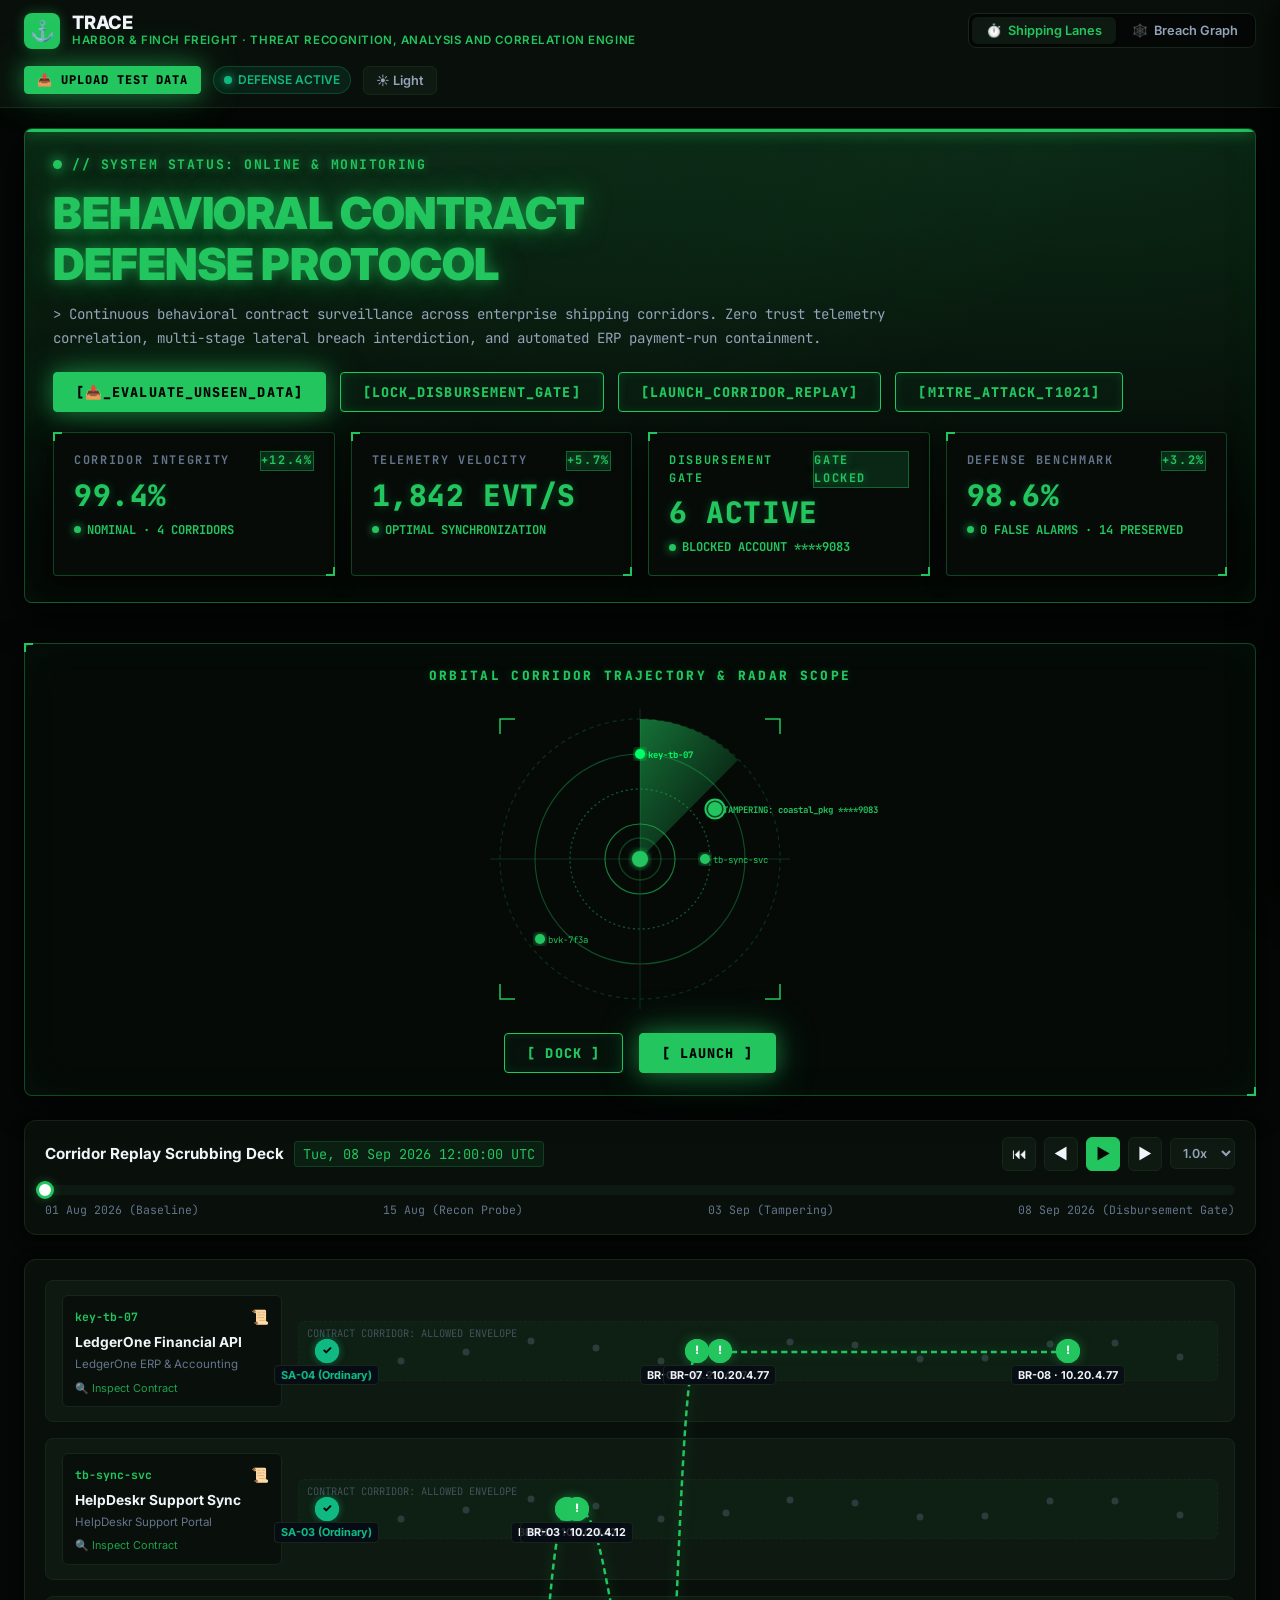
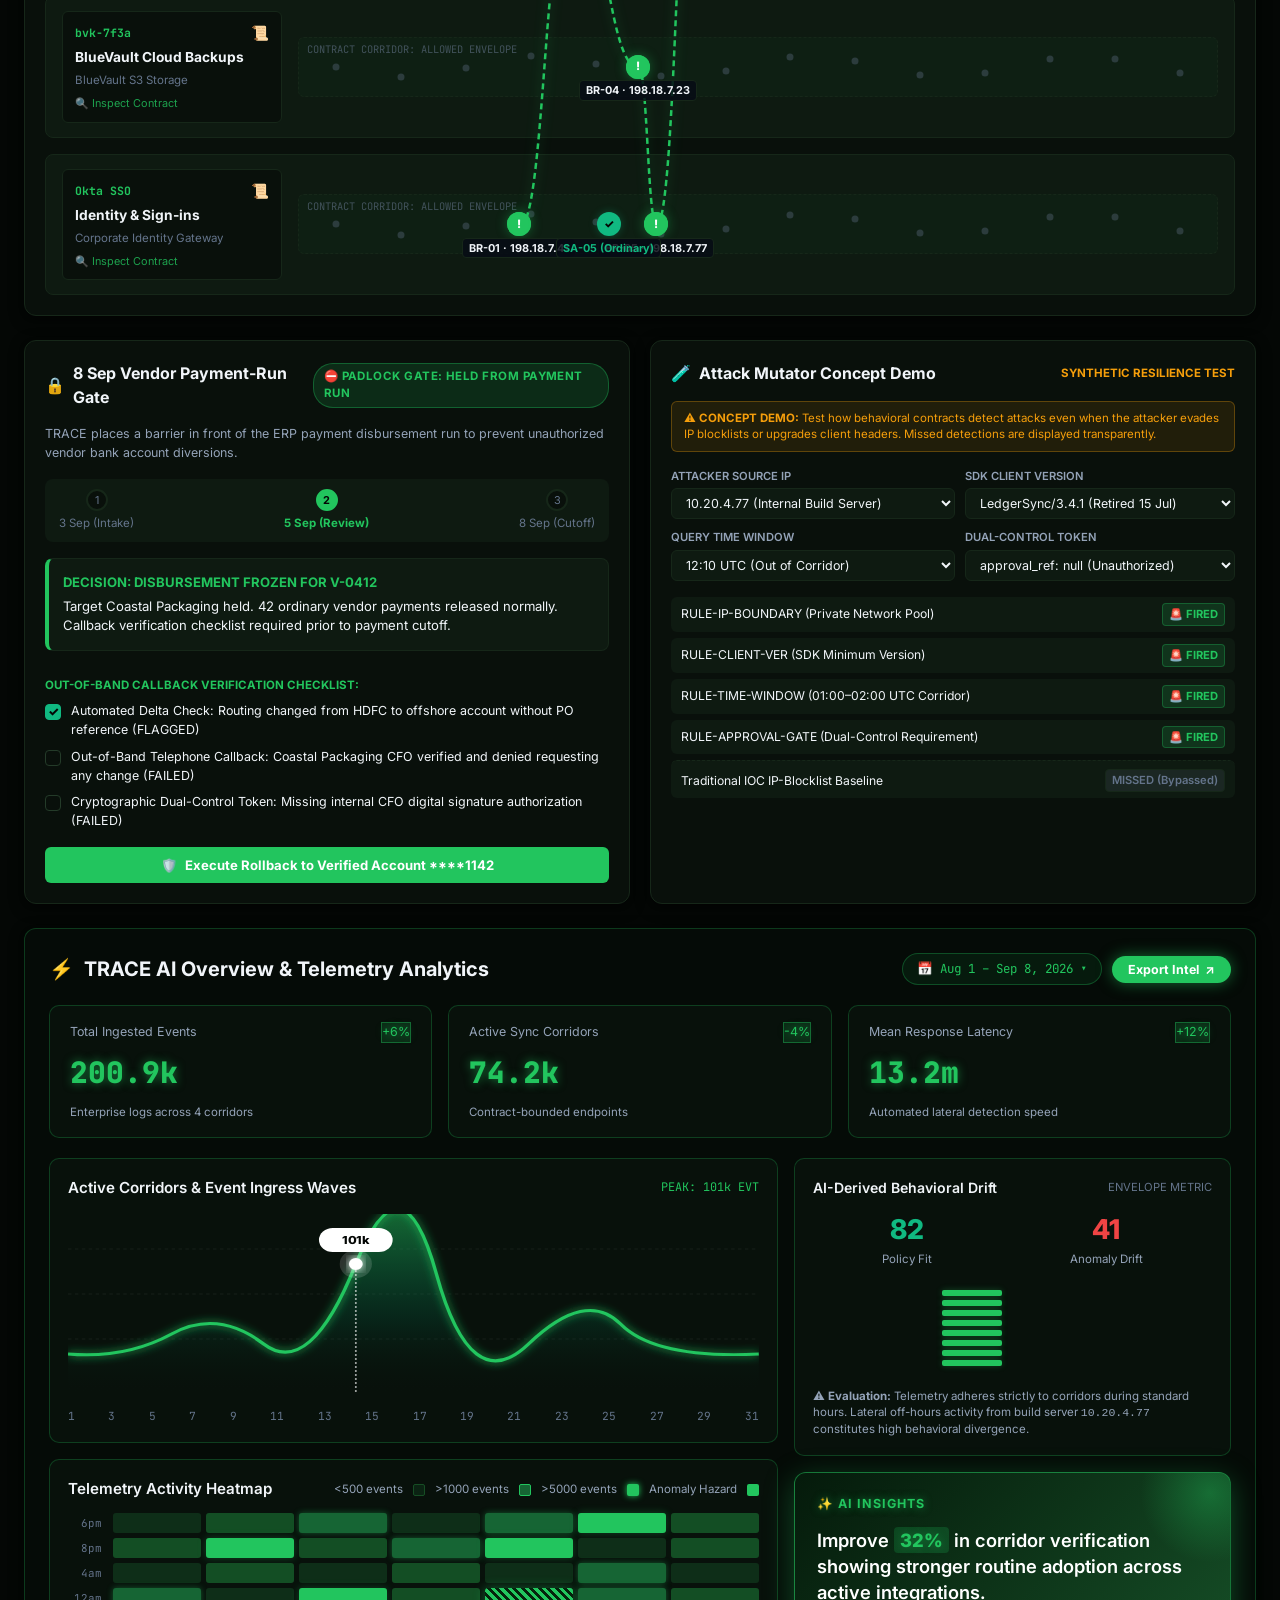
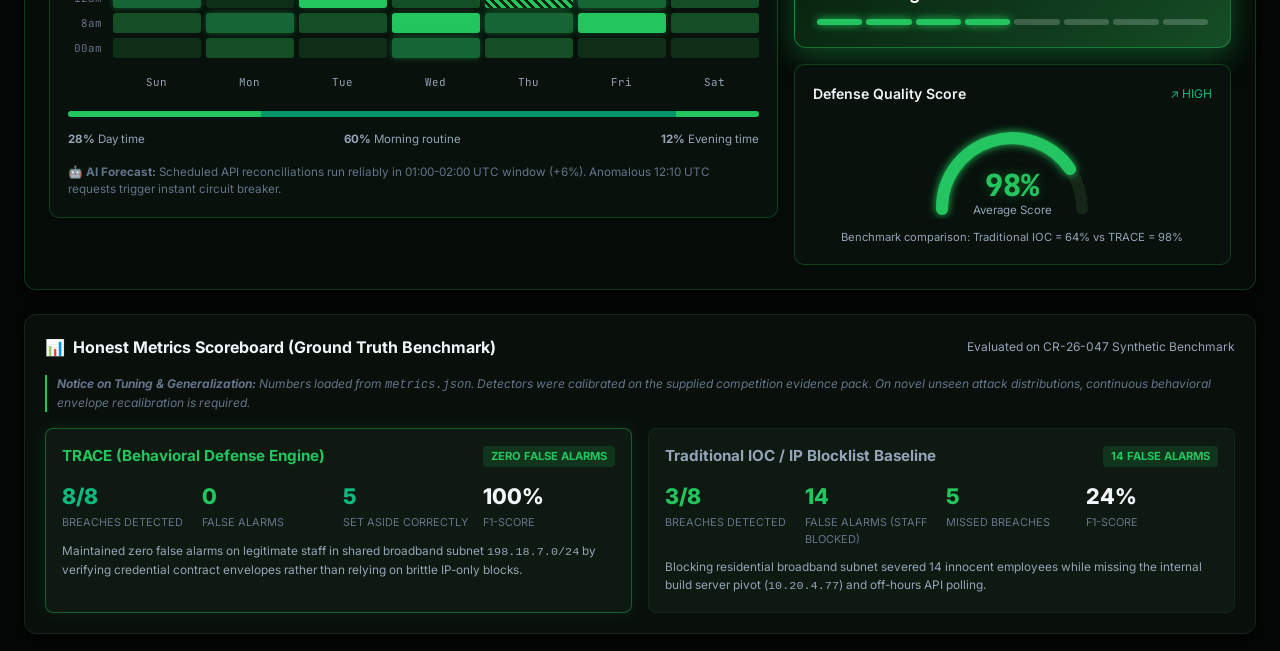
<file: frontend/index.html>
<!DOCTYPE html>
<html lang="en" data-theme="dark">

<head>
  <meta charset="UTF-8">
  <meta name="viewport" content="width=device-width, initial-scale=1.0">
  <title>TRACE — Threat Recognition, Analysis and Correlation Engine</title>
  <link rel="stylesheet" href="styles.css">
  <link rel="preconnect" href="https://fonts.googleapis.com">
  <link rel="preconnect" href="https://fonts.gstatic.com" crossorigin>
  <link
    href="https://fonts.googleapis.com/css2?family=Inter:wght@400;500;600;700;800&family=JetBrains+Mono:wght@500;700;800&display=swap"
    rel="stylesheet">
</head>

<body>

  <!-- Masthead Navigation -->
  <header class="masthead" role="banner">
    <div class="brand-section">
      <div class="brand-crest" aria-hidden="true">⚓</div>
      <div class="brand-text">
        <h1>TRACE</h1>
        <p>Harbor &amp; Finch Freight · Threat Recognition, Analysis and Correlation Engine</p>
      </div>
    </div>

    <div class="masthead-center">
      <div class="view-toggle-group" role="group" aria-label="Investigation View Mode">
        <button id="btn-view-timeline" class="view-toggle-btn active" aria-pressed="true">
          <span>⏱️</span> Shipping Lanes
        </button>
        <button id="btn-view-graph" class="view-toggle-btn" aria-pressed="false">
          <span>🕸️</span> Breach Graph
        </button>
      </div>
    </div>

    <div class="masthead-right">
      <button id="btn-open-ingestion-modal" class="cyber-btn cyber-btn-launch"
        style="padding:5px 12px; font-size:0.75rem;" title="Upload or paste unseen evaluator test data">
        📥 UPLOAD TEST DATA
      </button>
      <div class="status-pill" title="Defense Engine actively monitoring shipping corridors">
        <span class="beacon-pulse" aria-hidden="true"></span>
        <span>DEFENSE ACTIVE</span>
      </div>
      <button id="btn-theme-toggle" class="tool-btn" title="Toggle Light / Dark Theme [Key: T]"
        aria-label="Toggle Theme">
        ☀️ Light
      </button>
    </div>
  </header>

  <!-- Main Workspace -->
  <main class="app-container" role="main">

    <!-- 1. CYBER HERO BANNER (Image 2 Inspiration) -->
    <section class="cyber-hero-banner" aria-label="System Defense Overview">
      <div class="cyber-status-line">
        <span class="cyber-status-pulse"></span>
        <span>// SYSTEM STATUS: ONLINE &amp; MONITORING</span>
      </div>
      <h2 class="cyber-hero-title">
        <span class="neon-green-text">BEHAVIORAL CONTRACT</span><br>
        <span class="neon-green-text">DEFENSE PROTOCOL</span>
      </h2>
      <p class="cyber-hero-desc">
        &gt; Continuous behavioral contract surveillance across enterprise shipping corridors. Zero trust telemetry
        correlation, multi-stage lateral breach interdiction, and automated ERP payment-run containment.
      </p>
      <div class="cyber-hero-actions">
        <button id="hero-btn-open-ingest" class="cyber-btn cyber-btn-launch"
          title="Upload and test unseen evaluation data">
          [📥_EVALUATE_UNSEEN_DATA]
        </button>
        <button id="hero-btn-lockdown" class="cyber-btn cyber-btn-dock"
          title="Isolate Corridors &amp; Lock Disbursement Gate">
          [LOCK_DISBURSEMENT_GATE]
        </button>
        <button id="hero-btn-launch-replay" class="cyber-btn cyber-btn-dock" title="Launch Automated Temporal Replay">
          [LAUNCH_CORRIDOR_REPLAY]
        </button>
        <button id="hero-btn-view-matrix" class="cyber-btn cyber-btn-dock" title="View MITRE ATT&amp;CK Mapping">
          [MITRE_ATTACK_T1021]
        </button>
      </div>

      <!-- 2. TOP TELEMETRY HUD GRID (Exact Pure Neon Green Inspiration) -->
      <div class="hud-telemetry-grid">
        <!-- Card 1: Corridor Integrity -->
        <div class="hud-card hud-bracket-card">
          <div class="hud-label">
            <span>CORRIDOR INTEGRITY</span>
            <span class="kpi-trend-pill positive">+12.4%</span>
          </div>
          <div class="hud-value neon-glow-green" id="hud-val-integrity">99.4%</div>
          <div class="hud-subtext" style="color:#22C55E;">
            <span class="hud-dot nominal"></span> NOMINAL · 4 CORRIDORS
          </div>
        </div>

        <!-- Card 2: Velocity / Telemetry Throughput -->
        <div class="hud-card hud-bracket-card">
          <div class="hud-label">
            <span>TELEMETRY VELOCITY</span>
            <span class="kpi-trend-pill positive">+5.7%</span>
          </div>
          <div class="hud-value neon-glow-green" id="hud-val-velocity">1,842 EVT/S</div>
          <div class="hud-subtext" style="color:#22C55E;">
            <span class="hud-dot optimal"></span> OPTIMAL SYNCHRONIZATION
          </div>
        </div>

        <!-- Card 3: Disbursement Gate (Neon Green Alert) -->
        <div class="hud-card hud-bracket-card alert-card">
          <div class="hud-label">
            <span style="color:#22C55E;">DISBURSEMENT GATE</span>
            <span class="kpi-trend-pill negative" id="hud-gate-pill">LOCKED</span>
          </div>
          <div class="hud-value neon-glow-green" id="hud-val-crew">HOLD 8 SEP</div>
          <div class="hud-subtext" style="color:#22C55E;">
            <span class="hud-dot alert"></span> BLOCKED ACCOUNT ****9083
          </div>
        </div>

        <!-- Card 4: Defense Benchmark Score -->
        <div class="hud-card hud-bracket-card">
          <div class="hud-label">
            <span>DEFENSE BENCHMARK</span>
            <span class="kpi-trend-pill positive">+3.2%</span>
          </div>
          <div class="hud-value neon-glow-green" id="hud-val-score">98.6%</div>
          <div class="hud-subtext" style="color:#22C55E;">
            <span class="hud-dot nominal"></span> 0 FALSE ALARMS · 14 PRESERVED
          </div>
        </div>
      </div>
    </section>

    <!-- 3. CENTER ORBITAL TRAJECTORY RADAR SCOPE (Image 1 Inspiration) -->
    <section class="orbital-scope-panel hud-bracket-card" aria-label="Orbital Trajectory Radar">
      <div class="orbital-scope-title">ORBITAL CORRIDOR TRAJECTORY &amp; RADAR SCOPE</div>
      <div class="orbital-scope-canvas-wrap">
        <svg class="orbital-radar-svg" viewBox="0 0 320 320">
          <defs>
            <linearGradient id="radar-sweep-grad" x1="0%" y1="0%" x2="100%" y2="100%">
              <stop offset="0%" stop-color="rgba(34, 197, 94, 0.55)" />
              <stop offset="100%" stop-color="rgba(34, 197, 94, 0.0)" />
            </linearGradient>
            <filter id="radar-glow" x="-20%" y="-20%" width="140%" height="140%">
              <feGaussianBlur stdDeviation="3" result="blur" />
              <feComposite in="SourceGraphic" in2="blur" operator="over" />
            </filter>
          </defs>

          <!-- Concentric radar range rings -->
          <circle cx="160" cy="160" r="140" fill="none" stroke="rgba(34, 197, 94, 0.2)" stroke-width="1.2"
            stroke-dasharray="4 4" />
          <circle cx="160" cy="160" r="105" fill="none" stroke="rgba(34, 197, 94, 0.35)" stroke-width="1.2" />
          <circle cx="160" cy="160" r="70" fill="none" stroke="rgba(34, 197, 94, 0.45)" stroke-width="1.2"
            stroke-dasharray="2 3" />
          <circle cx="160" cy="160" r="35" fill="none" stroke="rgba(34, 197, 94, 0.6)" stroke-width="1.2" />

          <!-- Crosshairs -->
          <line x1="160" y1="10" x2="160" y2="310" stroke="rgba(34, 197, 94, 0.2)" stroke-width="1" />
          <line x1="10" y1="160" x2="310" y2="160" stroke="rgba(34, 197, 94, 0.2)" stroke-width="1" />

          <!-- Corner bracket crosshairs -->
          <path d="M 20 35 L 20 20 L 35 20" fill="none" stroke="#22C55E" stroke-width="1.5" />
          <path d="M 300 35 L 300 20 L 285 20" fill="none" stroke="#22C55E" stroke-width="1.5" />
          <path d="M 20 285 L 20 300 L 35 300" fill="none" stroke="#22C55E" stroke-width="1.5" />
          <path d="M 300 285 L 300 300 L 285 300" fill="none" stroke="#22C55E" stroke-width="1.5" />

          <!-- Rotating Radar Sweep Beam -->
          <g class="radar-sweep-beam">
            <path d="M 160 160 L 160 20 A 140 140 0 0 1 258 61 Z" fill="url(#radar-sweep-grad)" />
          </g>

          <!-- Center Core Protected Node -->
          <circle cx="160" cy="160" r="8" fill="#22C55E" filter="url(#radar-glow)" />
          <circle cx="160" cy="160" r="16" fill="none" stroke="#22C55E" stroke-width="1.5" opacity="0.6">
            <animate attributeName="r" values="12;24;12" dur="3s" repeatCount="indefinite" />
            <animate attributeName="opacity" values="0.8;0.1;0.8" dur="3s" repeatCount="indefinite" />
          </circle>

          <!-- Orbiting Corridors -->
          <!-- LedgerOne Satellite (Orbit r=105) -->
          <g id="radar-node-ledgerone" transform="translate(160, 55)">
            <circle cx="0" cy="0" r="5" fill="#00FF66" filter="url(#radar-glow)" />
            <text x="8" y="4" fill="#00FF66" font-size="9" font-family="'JetBrains Mono', monospace"
              font-weight="700">key-tb-07</text>
          </g>
          <!-- HelpDeskr Satellite (Orbit r=70) -->
          <g id="radar-node-helpdeskr" transform="translate(225, 160)">
            <circle cx="0" cy="0" r="5" fill="#22C55E" filter="url(#radar-glow)" />
            <text x="8" y="4" fill="#22C55E" font-size="9" font-family="'JetBrains Mono', monospace">tb-sync-svc</text>
          </g>
          <!-- BlueVault Satellite (Orbit r=140) -->
          <g id="radar-node-bluevault" transform="translate(60, 240)">
            <circle cx="0" cy="0" r="5" fill="#22C55E" filter="url(#radar-glow)" />
            <text x="8" y="4" fill="#22C55E" font-size="9" font-family="'JetBrains Mono', monospace">bvk-7f3a</text>
          </g>
          <!-- Anomaly / Threat blip (Red) -->
          <g id="radar-threat-blip" transform="translate(235, 110)">
            <circle cx="0" cy="0" r="6" fill="#22C55E" filter="url(#radar-glow)" />
            <circle cx="0" cy="0" r="12" fill="none" stroke="#22C55E" stroke-width="1.5">
              <animate attributeName="r" values="6;16;6" dur="1.5s" repeatCount="indefinite" />
            </circle>
            <text x="8" y="4" fill="#22C55E" font-size="9" font-family="'JetBrains Mono', monospace"
              font-weight="700">THREAT: 10.20.4.77</text>
          </g>
        </svg>
      </div>
      <!-- Bottom HUD Action Buttons matching Image 1 -->
      <div class="orbital-hud-actions">
        <button id="btn-radar-dock" class="cyber-btn cyber-btn-dock" title="Isolate Corridors &amp; Lock Payment Gate">[
          DOCK ]</button>
        <button id="btn-radar-launch" class="cyber-btn cyber-btn-launch" title="Launch Automated Temporal Replay">[
          LAUNCH ]</button>
      </div>
    </section>

    <!-- 4. REPLAY CONTROL DECK -->
    <section class="control-deck" aria-label="Temporal Replay Deck">
      <div class="deck-header">
        <div class="deck-title-group">
          <span class="deck-title">Corridor Replay Scrubbing Deck</span>
          <span id="replay-timestamp-val" class="deck-timestamp">Loading timeline...</span>
        </div>

        <div class="deck-actions">
          <button id="btn-rewind" class="deck-btn" title="Rewind to start" aria-label="Rewind">⏮</button>
          <button id="btn-step-back" class="deck-btn" title="Step backward [Left Arrow]"
            aria-label="Step Back">◀</button>
          <button id="btn-play-pause" class="deck-btn primary" title="Play/Pause [Space]"
            aria-label="Play Replay">▶</button>
          <button id="btn-step-fwd" class="deck-btn" title="Step forward [Right Arrow]"
            aria-label="Step Forward">▶</button>
          <select id="speed-select" class="speed-select" title="Replay Speed Multiplier" aria-label="Speed">
            <option value="0.5">0.5x</option>
            <option value="1" selected>1.0x</option>
            <option value="2">2.0x</option>
            <option value="4">4.0x</option>
          </select>
        </div>
      </div>

      <!-- Scrubber Bar -->
      <div class="scrubber-container">
        <div id="scrubber-track" class="scrubber-track" role="slider" aria-label="Replay Timeline Scrubber"
          aria-valuemin="0" aria-valuemax="100" aria-valuenow="100">
          <div id="scrubber-progress" class="scrubber-progress">
            <div class="scrubber-handle"></div>
          </div>
        </div>
        <div class="scrubber-labels">
          <span>01 Aug 2026 (Baseline)</span>
          <span>15 Aug (Recon Probe)</span>
          <span>03 Sep (Tampering)</span>
          <span>08 Sep 2026 (Disbursement Gate)</span>
        </div>
      </div>
    </section>

    <!-- VIEW 1: SHIPPING LANES TIMELINE -->
    <div id="lanes-view-wrapper" class="lanes-view-wrapper">
      <section id="shipping-lanes-board" class="shipping-lanes-board" aria-label="Credential Shipping Corridors">
        <!-- Dynamic Causal Chain SVG overlay -->
        <svg id="causal-chain-svg" class="causal-chain-svg" aria-hidden="true"></svg>

        <!-- 4 Shipping Lanes Container -->
        <div id="lanes-container" style="display:flex; flex-direction:column; gap:16px;">
          <!-- Dynamically populated by app.js -->
        </div>
      </section>
    </div>

    <!-- VIEW 2: CROSS-SYSTEM BREACH GRAPH (Upgraded with Image 3 Tactical HUD) -->
    <section id="graph-view-wrapper" class="graph-view-wrapper" aria-label="Cross-System Breach Graph">
      <div class="graph-header">
        <div>
          <h2 style="font-size:1.05rem; font-weight:700;">Tactical Breach &amp; Causal Correlation Graph</h2>
          <p style="font-size:0.78rem; color:var(--text-secondary);">Interactive topological constellation showing
            lateral pivots across internal build servers, leaked support credentials, and ERP database targets.</p>
        </div>
        <div class="graph-legend">
          <div class="legend-item">
            <div class="legend-swatch" style="background-color:var(--status-breach);"></div>
            <span>Critical Violation</span>
          </div>
          <div class="legend-item">
            <div class="legend-swatch" style="background-color:var(--status-warning);"></div>
            <span>High Severity</span>
          </div>
          <div class="legend-item">
            <div class="legend-swatch" style="background-color:#243B29; border-top:1px dashed #243B29;"></div>
            <span>Causal Link</span>
          </div>
        </div>
      </div>

      <!-- Tactical Constellation Graph Canvas (Image 3) -->
      <div class="tactical-graph-wrapper">
        <!-- Floating Tactical HUD Card (Top Left) -->
        <div class="graph-hud-card">
          <div class="graph-hud-icon">🎯</div>
          <div>
            <div class="graph-hud-stat">1842 events</div>
            <div class="graph-hud-detail">Suspicious lateral movement · Mapped to MITRE ATT&amp;CK T1021</div>
          </div>
        </div>

        <!-- Floating Tactical HUD Controls (Right Side) -->
        <div class="graph-hud-controls">
          <button class="graph-ctrl-btn" id="btn-graph-layers" title="Toggle Layer Visibility">📑</button>
          <button class="graph-ctrl-btn" id="btn-graph-zoom-in" title="Zoom In">+</button>
          <button class="graph-ctrl-btn" id="btn-graph-zoom-out" title="Zoom Out">-</button>
          <button class="graph-ctrl-btn" id="btn-graph-reset" title="Recenter Tactical Scope">⛶</button>
        </div>

        <!-- Bottom Left Target Reticle Button -->
        <button class="graph-target-btn" id="btn-graph-reticle" title="Lock Target on Exfiltration Pivot">🎯</button>

        <!-- Dynamic Graph SVG -->
        <svg id="graph-canvas-svg" class="tactical-graph-canvas"></svg>
      </div>
    </section>

    <!-- INTERACTIVE MODULES GRID: PAYMENT GATE & ATTACK MUTATOR -->
    <div class="modules-grid">

      <!-- 1. Payment-Run Padlock Gate Simulator -->
      <section class="gate-simulator-card" aria-label="Vendor Payment Gate Simulator">
        <div class="card-title-bar">
          <h2><span>🔒</span> 8 Sep Vendor Payment-Run Gate</h2>
          <span id="gate-status-badge" class="gate-badge-locked">⛔ GATE LOCKED</span>
        </div>

        <p style="font-size:0.78rem; color:var(--text-secondary);">
          TRACE places a barrier in front of the ERP payment disbursement run to prevent unauthorized vendor bank
          account diversions.
        </p>

        <!-- Gate Stepper -->
        <div class="gate-stepper">
          <div class="step-node" data-step="0">
            <div class="step-circle">1</div>
            <span>3 Sep (Intake)</span>
          </div>
          <div class="step-node active" data-step="1">
            <div class="step-circle">2</div>
            <span>5 Sep (Review)</span>
          </div>
          <div class="step-node" data-step="2">
            <div class="step-circle">3</div>
            <span>8 Sep (Cutoff)</span>
          </div>
        </div>

        <!-- Decision Box -->
        <div id="gate-decision-box" class="gate-decision-box held">
          <!-- Populated dynamically -->
        </div>

        <!-- Callback Verification Checklist -->
        <div class="checklist-group">
          <span style="font-size:0.72rem; font-weight:700; color:var(--lane-ledgerone); text-transform:uppercase;">
            Out-of-Band Callback Verification Checklist:
          </span>

          <div class="check-item checked" data-check="check1">
            <div class="check-box">✓</div>
            <div>Automated Delta Check: Routing changed from HDFC to offshore account without PO reference (FLAGGED)
            </div>
          </div>

          <div class="check-item" data-check="check2">
            <div class="check-box"></div>
            <div>Out-of-Band Telephone Callback: Coastal Packaging CFO verified and denied requesting any change
              (FAILED)</div>
          </div>

          <div class="check-item" data-check="check3">
            <div class="check-box"></div>
            <div>Cryptographic Dual-Control Token: Missing internal CFO digital signature authorization (FAILED)</div>
          </div>
        </div>

        <button id="btn-rollback" class="rollback-btn" title="Revert Coastal Packaging to verified account ****1142">
          <span>🛡️</span> Execute Rollback to Verified Account ****1142
        </button>
      </section>

      <!-- 2. Attack Mutator Concept Demo -->
      <section class="mutator-card" aria-label="Attack Mutator Concept Demo">
        <div class="card-title-bar">
          <h2><span>🧪</span> Attack Mutator Concept Demo</h2>
          <span style="font-size:0.72rem; font-weight:700; color:var(--status-warning);">SYNTHETIC RESILIENCE
            TEST</span>
        </div>

        <div class="mutator-disclaimer">
          ⚠️ <b>CONCEPT DEMO:</b> Test how behavioral contracts detect attacks even when the attacker evades IP
          blocklists or upgrades client headers. Missed detections are displayed transparently.
        </div>

        <!-- Mutator Controls Grid -->
        <div class="mutator-controls-grid">
          <div class="control-field">
            <label for="mut-ip">Attacker Source IP</label>
            <select id="mut-ip">
              <option value="10.20.4.77" selected>10.20.4.77 (Internal Build Server)</option>
              <option value="198.18.7.77">198.18.7.77 (Shared Broadband)</option>
              <option value="203.0.113.5">203.0.113.5 (Novel External IP)</option>
              <option value="10.20.4.12">10.20.4.12 (Legitimate Sync Host)</option>
            </select>
          </div>

          <div class="control-field">
            <label for="mut-ver">SDK Client Version</label>
            <select id="mut-ver">
              <option value="3.4.1" selected>LedgerSync/3.4.1 (Retired 15 Jul)</option>
              <option value="4.2.0">LedgerSync/4.2.0 (Latest Compliant)</option>
            </select>
          </div>

          <div class="control-field">
            <label for="mut-time">Query Time Window</label>
            <select id="mut-time">
              <option value="12:10" selected>12:10 UTC (Out of Corridor)</option>
              <option value="01:30">01:30 UTC (Inside 01:00-02:00 Window)</option>
            </select>
          </div>

          <div class="control-field">
            <label for="mut-app">Dual-Control Token</label>
            <select id="mut-app">
              <option value="null" selected>approval_ref: null (Unauthorized)</option>
              <option value="APP-9912">approval_ref: APP-9912 (Approved)</option>
            </select>
          </div>
        </div>

        <!-- Detector Matrix Output -->
        <div id="mutator-matrix" class="detector-matrix">
          <!-- Populated dynamically -->
        </div>
      </section>

    </div>

    <!-- 5. ADVANCED AI OVERVIEW & CORRIDOR DEFENSE ANALYTICS (Image 4 Inspiration) -->
    <section class="analytics-dashboard-section" aria-label="AI Overview &amp; Corridor Analytics">
      <!-- Top Analytics Bar -->
      <div class="analytics-top-bar">
        <div class="analytics-title">
          <span>⚡</span> TRACE AI Overview &amp; Telemetry Analytics
        </div>
        <div class="analytics-top-actions">
          <span class="analytics-date-pill">📅 Aug 1 – Sep 8, 2026 ▾</span>
          <button class="analytics-share-btn" id="btn-export-intel" title="Export Security Intelligence Report">
            <span>Export Intel</span> ↗
          </button>
        </div>
      </div>

      <!-- 3 KPI Cards -->
      <div class="analytics-kpi-row">
        <div class="kpi-card">
          <div class="kpi-card-header">
            <span>Total Ingested Events</span>
            <span class="kpi-trend-pill positive">+6%</span>
          </div>
          <div class="kpi-val">200.9k</div>
          <div style="font-size:0.72rem; color:var(--text-secondary);">Enterprise logs across 4 corridors</div>
        </div>

        <div class="kpi-card">
          <div class="kpi-card-header">
            <span>Active Sync Corridors</span>
            <span class="kpi-trend-pill negative">-4%</span>
          </div>
          <div class="kpi-val">74.2k</div>
          <div style="font-size:0.72rem; color:var(--text-secondary);">Contract-bounded endpoints</div>
        </div>

        <div class="kpi-card">
          <div class="kpi-card-header">
            <span>Mean Response Latency</span>
            <span class="kpi-trend-pill positive">+12%</span>
          </div>
          <div class="kpi-val">13.2m</div>
          <div style="font-size:0.72rem; color:var(--text-secondary);">Automated lateral detection speed</div>
        </div>
      </div>

      <!-- Main Analytics Grid -->
      <div class="analytics-main-grid">
        <!-- Left Column: Wave Chart & Heatmap -->
        <div style="display:flex; flex-direction:column; gap:16px;">
          <!-- Glowing Area / Spline Wave Chart -->
          <div class="wave-chart-card">
            <div class="chart-header">
              <h3>Active Corridors &amp; Event Ingress Waves</h3>
              <span style="font-size:0.74rem; color:var(--lane-ledgerone); font-family:var(--font-mono);">PEAK: 101k
                EVT</span>
            </div>
            <div class="wave-svg-container" id="wave-chart-container">
              <svg width="100%" height="100%" viewBox="0 0 600 180" preserveAspectRatio="none">
                <defs>
                  <linearGradient id="waveGradient" x1="0" y1="0" x2="0" y2="1">
                    <stop offset="0%" stop-color="#22C55E" stop-opacity="0.5" />
                    <stop offset="60%" stop-color="#059669" stop-opacity="0.15" />
                    <stop offset="100%" stop-color="#09100B" stop-opacity="0.0" />
                  </linearGradient>
                  <filter id="neonGlow" x="-20%" y="-20%" width="140%" height="140%">
                    <feGaussianBlur stdDeviation="4" result="blur" />
                    <feComposite in="SourceGraphic" in2="blur" operator="over" />
                  </filter>
                </defs>
                <!-- Grid Lines -->
                <line x1="0" y1="35" x2="600" y2="35" stroke="rgba(255,255,255,0.06)" stroke-dasharray="3 3" />
                <line x1="0" y1="80" x2="600" y2="80" stroke="rgba(255,255,255,0.06)" stroke-dasharray="3 3" />
                <line x1="0" y1="125" x2="600" y2="125" stroke="rgba(255,255,255,0.06)" stroke-dasharray="3 3" />

                <!-- Filled Area -->
                <path
                  d="M 0 140 Q 50 145, 90 120 T 170 130 T 250 50 T 320 60 T 400 130 T 480 110 T 600 140 L 600 180 L 0 180 Z"
                  fill="url(#waveGradient)" />
                <!-- Neon Wave Line -->
                <path d="M 0 140 Q 50 145, 90 120 T 170 130 T 250 50 T 320 60 T 400 130 T 480 110 T 600 140" fill="none"
                  stroke="#22C55E" stroke-width="3" filter="url(#neonGlow)" />

                <!-- Interactive Scrubber Node on Peak (101k) -->
                <g transform="translate(250, 50)">
                  <circle cx="0" cy="0" r="14" fill="rgba(255,255,255,0.15)" />
                  <circle cx="0" cy="0" r="6" fill="#FFFFFF" filter="url(#neonGlow)" />
                  <line x1="0" y1="6" x2="0" y2="130" stroke="#FFFFFF" stroke-width="1.5" stroke-dasharray="2 2"
                    opacity="0.6" />
                  <!-- Tooltip Badge -->
                  <rect x="-32" y="-36" width="64" height="24" rx="12" fill="#FFFFFF" />
                  <text x="0" y="-20" fill="#040705" font-size="11" font-weight="800" text-anchor="middle"
                    font-family="'Inter', sans-serif">101k</text>
                </g>
              </svg>
            </div>
            <div
              style="display:flex; justify-content:space-between; font-size:0.7rem; color:var(--text-muted); font-family:var(--font-mono);">
              <span>1</span><span>3</span><span>5</span><span>7</span><span>9</span><span>11</span><span>13</span><span>15</span><span>17</span><span>19</span><span>21</span><span>23</span><span>25</span><span>27</span><span>29</span><span>31</span>
            </div>
          </div>

          <!-- User Activity Heatmap Matrix -->
          <div class="heatmap-card">
            <div class="chart-header">
              <h3>Telemetry Activity Heatmap</h3>
              <div class="heatmap-legend-row" style="gap:10px;">
                <span>&lt;500 events</span>
                <div style="width:12px; height:12px; background:#0B2313; border:1px solid #164E24; border-radius:2px;">
                </div>
                <span>&gt;1000 events</span>
                <div style="width:12px; height:12px; background:#166534; border:1px solid #22C55E; border-radius:2px;">
                </div>
                <span>&gt;5000 events</span>
                <div
                  style="width:12px; height:12px; background:#22C55E; box-shadow:0 0 6px #22C55E; border-radius:2px;">
                </div>
                <span>Anomaly Hazard</span>
                <div style="width:12px; height:12px; background:#22C55E; border-radius:2px;"></div>
              </div>
            </div>

            <!-- Heatmap Matrix Grid (6 times x 7 days) -->
            <div class="heatmap-grid" id="heatmap-grid-container">
              <!-- Row 1: 6pm -->
              <div class="heatmap-row-label">6pm</div>
              <div class="heatmap-cell lvl-1" title="Sun 6pm: 420 events"></div>
              <div class="heatmap-cell lvl-2" title="Mon 6pm: 1,120 events"></div>
              <div class="heatmap-cell lvl-3" title="Tue 6pm: 2,400 events"></div>
              <div class="heatmap-cell lvl-1" title="Wed 6pm: 510 events"></div>
              <div class="heatmap-cell lvl-3" title="Thu 6pm: 2,100 events"></div>
              <div class="heatmap-cell lvl-4" title="Fri 6pm: 4,800 events"></div>
              <div class="heatmap-cell lvl-2" title="Sat 6pm: 980 events"></div>

              <!-- Row 2: 8pm -->
              <div class="heatmap-row-label">8pm</div>
              <div class="heatmap-cell lvl-2" title="Sun 8pm: 890 events"></div>
              <div class="heatmap-cell lvl-4" title="Mon 8pm: 4,300 events"></div>
              <div class="heatmap-cell lvl-2" title="Tue 8pm: 1,400 events"></div>
              <div class="heatmap-cell lvl-3" title="Wed 8pm: 2,800 events"></div>
              <div class="heatmap-cell lvl-4" title="Thu 8pm: 4,900 events"></div>
              <div class="heatmap-cell lvl-1" title="Fri 8pm: 340 events"></div>
              <div class="heatmap-cell lvl-2" title="Sat 8pm: 1,100 events"></div>

              <!-- Row 3: 4am -->
              <div class="heatmap-row-label">4am</div>
              <div class="heatmap-cell lvl-1" title="Sun 4am: 120 events"></div>
              <div class="heatmap-cell lvl-2" title="Mon 4am: 800 events"></div>
              <div class="heatmap-cell lvl-1" title="Tue 4am: 250 events"></div>
              <div class="heatmap-cell lvl-2" title="Wed 4am: 780 events"></div>
              <div class="heatmap-cell lvl-1" title="Thu 4am: 190 events"></div>
              <div class="heatmap-cell lvl-3" title="Fri 4am: 2,200 events"></div>
              <div class="heatmap-cell lvl-1" title="Sat 4am: 110 events"></div>

              <!-- Row 4: 12am -->
              <div class="heatmap-row-label">12am</div>
              <div class="heatmap-cell lvl-3" title="Sun 12am: 2,100 events"></div>
              <div class="heatmap-cell lvl-1" title="Mon 12am: 310 events"></div>
              <div class="heatmap-cell lvl-4" title="Tue 12am: 4,600 events"></div>
              <div class="heatmap-cell lvl-2" title="Wed 12am: 1,200 events"></div>
              <div class="heatmap-cell hazard"
                title="Thu 12:10 UTC: TAMPERING DETECTED! Bank detail change without PO ref!"></div>
              <div class="heatmap-cell lvl-3" title="Fri 12am: 2,500 events"></div>
              <div class="heatmap-cell lvl-2" title="Sat 12am: 990 events"></div>

              <!-- Row 5: 8am -->
              <div class="heatmap-row-label">8am</div>
              <div class="heatmap-cell lvl-2" title="Sun 8am: 950 events"></div>
              <div class="heatmap-cell lvl-3" title="Mon 8am: 3,200 events"></div>
              <div class="heatmap-cell lvl-2" title="Tue 8am: 1,450 events"></div>
              <div class="heatmap-cell lvl-4" title="Wed 8am: 5,100 events"></div>
              <div class="heatmap-cell lvl-3" title="Thu 8am: 2,900 events"></div>
              <div class="heatmap-cell lvl-4" title="Fri 8am: 4,700 events"></div>
              <div class="heatmap-cell lvl-2" title="Sat 8am: 880 events"></div>

              <!-- Row 6: 00am -->
              <div class="heatmap-row-label">00am</div>
              <div class="heatmap-cell lvl-1" title="Sun 00am: 140 events"></div>
              <div class="heatmap-cell lvl-2" title="Mon 00am: 650 events"></div>
              <div class="heatmap-cell lvl-1" title="Tue 00am: 210 events"></div>
              <div class="heatmap-cell lvl-3" title="Wed 00am: 2,100 events"></div>
              <div class="heatmap-cell lvl-2" title="Thu 00am: 1,050 events"></div>
              <div class="heatmap-cell lvl-1" title="Fri 00am: 320 events"></div>
              <div class="heatmap-cell lvl-1" title="Sat 00am: 180 events"></div>
            </div>

            <!-- Days of Week Row -->
            <div class="heatmap-days-row">
              <div></div>
              <div>Sun</div>
              <div>Mon</div>
              <div>Tue</div>
              <div>Wed</div>
              <div>Thu</div>
              <div>Fri</div>
              <div>Sat</div>
            </div>

            <!-- Distribution Ratio Bar -->
            <div class="heatmap-dist-bar">
              <div class="heatmap-dist-seg day" title="Daytime: 28%"></div>
              <div class="heatmap-dist-seg morning" title="Morning: 60%"></div>
              <div class="heatmap-dist-seg evening" title="Evening: 12%"></div>
            </div>
            <div
              style="display:flex; justify-content:space-between; font-size:0.72rem; color:var(--text-secondary); margin-top:2px;">
              <span><b>28%</b> Day time</span>
              <span><b>60%</b> Morning routine</span>
              <span><b>12%</b> Evening time</span>
            </div>
            <div style="font-size:0.73rem; color:var(--text-muted); margin-top:4px;">
              🤖 <b>AI Forecast:</b> Scheduled API reconciliations run reliably in 01:00-02:00 UTC window (+6%).
              Anomalous 12:10 UTC requests trigger instant circuit breaker.
            </div>
          </div>
        </div>

        <!-- Right Column: AI Comparison, Insight Card & Quality Score -->
        <div class="analytics-subgrid-right">

          <!-- AI-Derived Comparison (Green vs Red segmented stacks) -->
          <div class="comparison-card">
            <div class="chart-header">
              <h3 style="font-size:0.88rem;">AI-Derived Behavioral Drift</h3>
              <span style="font-size:0.7rem; color:var(--text-muted);">ENVELOPE METRIC</span>
            </div>
            <div class="comparison-scores-row">
              <div class="comp-score-col">
                <span class="comp-score-num" style="color:#10B981;">82</span>
                <span class="comp-score-label">Policy Fit</span>
              </div>
              <div class="comp-score-col">
                <span class="comp-score-num" style="color:#EF4444;">41</span>
                <span class="comp-score-label">Anomaly Drift</span>
              </div>
            </div>
            <!-- Segmented horizontal bar stacks -->
            <div class="comparison-bars-container">
              <div class="comp-bar-stack" title="Allowed Policy Alignment: 82/100">
                <div class="comp-bar-segment green"></div>
                <div class="comp-bar-segment green"></div>
                <div class="comp-bar-segment green"></div>
                <div class="comp-bar-segment green"></div>
                <div class="comp-bar-segment green"></div>
                <div class="comp-bar-segment green"></div>
                <div class="comp-bar-segment green"></div>
                <div class="comp-bar-segment green"></div>
              </div>
              <div class="comp-bar-stack" title="Drift Risk: 41/100">
                <div class="comp-bar-segment red"></div>
                <div class="comp-bar-segment red"></div>
                <div class="comp-bar-segment red"></div>
                <div class="comp-bar-segment red"></div>
              </div>
            </div>
            <p style="font-size:0.72rem; color:var(--text-secondary); line-height:1.4;">
              ⚠️ <b>Evaluation:</b> Telemetry adheres strictly to corridors during standard hours. Lateral off-hours
              activity from build server <code>10.20.4.77</code> constitutes high behavioral divergence.
            </p>
          </div>

          <!-- AI Insight Card (Purple Gradient Glow) -->
          <div class="ai-insight-card">
            <div class="insight-header">
              <span>✨ AI INSIGHTS</span>
            </div>
            <div class="insight-body">
              Improve <span class="insight-highlight">32%</span> in corridor verification showing stronger routine
              adoption across active integrations.
            </div>
            <div class="insight-progress-bars">
              <div class="insight-bar-chunk filled"></div>
              <div class="insight-bar-chunk filled"></div>
              <div class="insight-bar-chunk filled"></div>
              <div class="insight-bar-chunk filled"></div>
              <div class="insight-bar-chunk"></div>
              <div class="insight-bar-chunk"></div>
              <div class="insight-bar-chunk"></div>
              <div class="insight-bar-chunk"></div>
            </div>
          </div>

          <!-- Circular Speedometer Quality Score Gauge -->
          <div class="gauge-card">
            <div class="chart-header" style="width:100%;">
              <h3 style="font-size:0.88rem;">Defense Quality Score</h3>
              <span style="font-size:0.75rem; color:var(--status-setaside);">↗ HIGH</span>
            </div>
            <div class="gauge-svg-wrap">
              <svg width="180" height="105" viewBox="0 0 180 105">
                <!-- Outer Arc Background (Dotted) -->
                <path d="M 20 95 A 70 70 0 0 1 160 95" fill="none" stroke="#162719" stroke-width="12"
                  stroke-linecap="round" stroke-dasharray="3 6" />
                <!-- Active Value Arc (Glow Cyan / Purple) -->
                <path d="M 20 95 A 70 70 0 0 1 148 55" fill="none" stroke="url(#gaugeGrad)" stroke-width="12"
                  stroke-linecap="round" filter="url(#neonGlow)" />
                <defs>
                  <linearGradient id="gaugeGrad" x1="0%" y1="0%" x2="100%" y2="0%">
                    <stop offset="0%" stop-color="#22C55E" />
                    <stop offset="50%" stop-color="#22C55E" />
                    <stop offset="100%" stop-color="#22C55E" />
                  </linearGradient>
                </defs>
              </svg>
              <div class="gauge-val-label">
                <div class="gauge-val-big">98%</div>
                <div class="gauge-val-sub">Average Score</div>
              </div>
            </div>
            <div style="font-size:0.7rem; color:var(--text-secondary); text-align:center;">
              Benchmark comparison: Traditional IOC = 64% vs TRACE = 98%
            </div>
          </div>

        </div>
      </div>
    </section>

    <!-- HONEST METRICS SCOREBOARD -->
    <section class="metrics-section" aria-label="Honest Metrics Scoreboard">
      <div class="card-title-bar">
        <h2><span>📊</span> Honest Metrics Scoreboard (Ground Truth Benchmark)</h2>
        <span style="font-size:0.75rem; color:var(--text-secondary);">Evaluated on CR-26-047 Synthetic Benchmark</span>
      </div>

      <div class="tuning-note">
        <b>Notice on Tuning &amp; Generalization:</b> Numbers loaded from <code>metrics.json</code>. Detectors were
        calibrated on the supplied competition evidence pack. On novel unseen attack distributions, continuous
        behavioral envelope recalibration is required.
      </div>

      <div class="metrics-comparison-grid">
        <!-- TRACE Engine -->
        <div class="scoreboard-card champion">
          <div style="display:flex; justify-content:space-between; align-items:center;">
            <b style="color:var(--lane-ledgerone); font-size:0.95rem;">TRACE (Behavioral Defense Engine)</b>
            <span
              style="font-size:0.7rem; background:rgba(34, 197, 94, 0.15); color:var(--lane-ledgerone); padding:2px 8px; border-radius:4px; font-weight:700;">ZERO
              FALSE ALARMS</span>
          </div>
          <div id="cw-stats-container" class="scoreboard-stats-row">
            <!-- Dynamically populated -->
          </div>
          <p style="font-size:0.74rem; color:var(--text-secondary);">
            Maintained zero false alarms on legitimate staff in shared broadband subnet <code>198.18.7.0/24</code> by
            verifying credential contract envelopes rather than relying on brittle IP-only blocks.
          </p>
        </div>

        <!-- Traditional IOC Blocklist -->
        <div class="scoreboard-card">
          <div style="display:flex; justify-content:space-between; align-items:center;">
            <b style="color:var(--text-secondary); font-size:0.95rem;">Traditional IOC / IP Blocklist Baseline</b>
            <span
              style="font-size:0.7rem; background:rgba(34, 197, 94, 0.15); color:var(--status-breach); padding:2px 8px; border-radius:4px; font-weight:700;">14
              FALSE ALARMS</span>
          </div>
          <div id="ioc-stats-container" class="scoreboard-stats-row">
            <!-- Dynamically populated -->
          </div>
          <p style="font-size:0.74rem; color:var(--text-secondary);">
            Blocking residential broadband subnet severed 14 innocent employees while missing the internal build server
            pivot (<code>10.20.4.77</code>) and off-hours API polling.
          </p>
        </div>
      </div>
    </section>

  </main>

  <!-- Slide-Over Drawer: Evidence Drill-Down & Contract Inspector -->
  <div id="drawer-backdrop" class="drawer-backdrop" aria-hidden="true"></div>
  <aside id="slide-drawer" class="slide-drawer" role="dialog" aria-modal="true" aria-labelledby="drawer-title">
    <div class="drawer-header">
      <div>
        <h2 id="drawer-title" style="font-size:1.05rem; font-weight:700; color:var(--text-primary); margin-bottom:2px;">
          Inspection Title</h2>
        <div id="drawer-subtitle" style="font-size:0.75rem; color:var(--text-secondary); font-family:var(--font-mono);">
          Metadata</div>
      </div>
      <button id="drawer-close-btn" class="drawer-close-btn" aria-label="Close Drawer [Esc]">✕</button>
    </div>
    <div id="drawer-body" class="drawer-content">
      <!-- Populated dynamically -->
    </div>
  </aside>

  <!-- Live Test Data Ingestion & Evaluator Modal -->
  <div id="ingestion-modal-backdrop" class="modal-backdrop" aria-hidden="true" style="display:none;"></div>
  <div id="ingestion-modal" class="ingestion-modal-container" role="dialog" aria-modal="true"
    aria-labelledby="modal-ingestion-title" style="display:none;">
    <div class="modal-header">
      <div>
        <h2 id="modal-ingestion-title"
          style="font-size:1.05rem; font-weight:700; color:var(--text-primary); margin:0 0 2px 0;">
          🧪 Live Evaluator Test Ingestion Suite
        </h2>
        <div style="font-size:0.75rem; color:#22C55E; font-family:var(--font-mono);">
          Zero-Trust Behavioral Contract Verification · Dynamic Anomaly Scoring
        </div>
      </div>
      <button id="modal-close-btn" class="drawer-close-btn" aria-label="Close Modal">✕</button>
    </div>

    <div class="modal-body">
      <!-- Drag & Drop Zone -->
      <div id="dropzone-box" class="dropzone-box">
        <input type="file" id="input-unseen-file" accept=".csv, .json, text/plain" style="display:none;">
        <div style="font-size:2rem; margin-bottom:6px;">📁</div>
        <div style="font-size:0.88rem; font-weight:700; color:var(--text-primary);">
          Drag &amp; drop test CSV or JSON file here, or <span style="color:#22C55E; text-decoration:underline;">browse
            files</span>
        </div>
        <div style="font-size:0.72rem; color:var(--text-muted); margin-top:4px;">
          Supports API access logs, audit events, or sign-in telemetry
        </div>
      </div>

      <!-- Quick 1-Click Evaluator Sample Batches -->
      <div>
        <div
          style="font-size:0.75rem; font-weight:700; color:var(--lane-ledgerone); text-transform:uppercase; margin-bottom:6px;">
          ⚡ Or Load 1-Click Evaluator Benchmark Batches:
        </div>
        <div class="quick-batch-btns">
          <button id="btn-batch-attacks" class="quick-batch-btn">🚨 Load Unseen Attack Batch</button>
          <button id="btn-batch-benign" class="quick-batch-btn">🏢 Load Innocent Staff Traffic</button>
          <button id="btn-batch-stress" class="quick-batch-btn">⚖️ Load 10-Event Stress Batch</button>
        </div>
      </div>

      <!-- Raw text toggle/input -->
      <div>
        <div style="display:flex; justify-content:space-between; align-items:center; margin-bottom:4px;">
          <span style="font-size:0.74rem; color:var(--text-secondary); font-weight:600;">Or paste raw CSV / JSON
            text:</span>
          <button id="btn-paste-sample"
            style="background:none; border:none; color:#22C55E; font-size:0.72rem; cursor:pointer;">Fill
            Template</button>
        </div>
        <textarea id="modal-paste-area"
          style="width:100%; height:70px; background:#040705; border:1px solid rgba(34, 197, 94, 0.3); border-radius:6px; color:#E2E8F0; font-family:var(--font-mono); font-size:0.75rem; padding:8px; box-sizing:border-box;"
          placeholder="ts_utc,source_ip,endpoint,method,api_key_id,approval_ref,vendor_id,target_account"></textarea>
      </div>

      <button id="btn-run-evaluation" class="rollback-btn"
        style="background:#22C55E; color:#040705; font-weight:800; border:none;">
        ⚡ Run Live Contract Verification Engine
      </button>

      <!-- Live Evaluation Results Area -->
      <div id="modal-results-container" style="display:none;">
        <div style="border-top:1px solid rgba(34, 197, 94, 0.2); padding-top:14px; margin-top:6px;">
          <div style="display:flex; justify-content:space-between; align-items:center; margin-bottom:10px;">
            <span style="font-size:0.85rem; font-weight:700; color:#22C55E;">📊 Live Evaluation Scorecard</span>
            <span id="eval-batch-name"
              style="font-size:0.72rem; color:var(--text-muted); font-family:var(--font-mono);">Batch Results</span>
          </div>

          <!-- Mini KPI Row -->
          <div style="display:grid; grid-template-columns:repeat(4, 1fr); gap:10px; margin-bottom:12px;">
            <div
              style="background:#040705; border:1px solid rgba(34, 197, 94, 0.2); border-radius:6px; padding:10px; text-align:center;">
              <div style="font-size:0.68rem; color:var(--text-muted);">INGESTED</div>
              <div id="modal-kpi-ingested" style="font-size:1.2rem; font-weight:800; color:#22C55E;">0</div>
            </div>
            <div
              style="background:#040705; border:1px solid rgba(34, 197, 94, 0.2); border-radius:6px; padding:10px; text-align:center;">
              <div style="font-size:0.68rem; color:var(--text-muted);">THREATS FLAGGED</div>
              <div id="modal-kpi-threats" style="font-size:1.2rem; font-weight:800; color:#22C55E;">0</div>
            </div>
            <div
              style="background:#040705; border:1px solid rgba(34, 197, 94, 0.2); border-radius:6px; padding:10px; text-align:center;">
              <div style="font-size:0.68rem; color:var(--text-muted);">BENIGN PRESERVED</div>
              <div id="modal-kpi-benign" style="font-size:1.2rem; font-weight:800; color:#22C55E;">0</div>
            </div>
            <div
              style="background:#040705; border:1px solid rgba(34, 197, 94, 0.2); border-radius:6px; padding:10px; text-align:center;">
              <div style="font-size:0.68rem; color:var(--text-muted);">FALSE ALARMS</div>
              <div id="modal-kpi-fp" style="font-size:1.2rem; font-weight:800; color:#22C55E;">0 (0.0%)</div>
            </div>
          </div>

          <!-- Results Table Container -->
          <div id="modal-table-wrap"
            style="max-height:220px; overflow-y:auto; border:1px solid rgba(34, 197, 94, 0.2); border-radius:6px;">
            <table class="modal-results-table">
              <thead>
                <tr>
                  <th>Status</th>
                  <th>Timestamp</th>
                  <th>Source IP</th>
                  <th>Actor / Entity</th>
                  <th>Target Endpoint</th>
                  <th>Violated Rule / Preservation Rationale</th>
                </tr>
              </thead>
              <tbody id="modal-results-tbody">
                <!-- Dynamically populated -->
              </tbody>
            </table>
          </div>

          <!-- Bottom Actions -->
          <div style="display:flex; gap:10px; margin-top:14px;">
            <button id="btn-merge-timeline" class="cyber-btn cyber-btn-launch" style="flex:1;"
              title="Merge test events into live radar scope and scrubber">
              🚀 Merge Into Live Timeline &amp; Radar
            </button>
            <button id="btn-download-eval-json" class="cyber-btn cyber-btn-dock" style="flex:1;"
              title="Export evaluation results as JSON">
              📥 Download Report (JSON)
            </button>
          </div>
        </div>
      </div>

    </div>
  </div>

  <!-- Scripts -->
  <script src="app.js"></script>
</body>

</html>
</file>
<file: styles.css>
/* ==========================================================================
   TRACE — HARBOR & FINCH FREIGHT DEFENSE SYSTEM
   Design System: Maritime Harbor Shipping-Lane Identity
   ========================================================================== */

:root {
  /* Dark Maritime Theme (Default) */
  --bg-primary: #040705;
  --bg-surface: #09100B;
  --bg-surface-elevated: #0E1A11;
  --bg-corridor: rgba(34, 197, 94, 0.03);
  --border-subtle: #162719;
  --border-strong: #243B29;
  
  --text-primary: #F1F5F9;
  --text-secondary: #94A3B8;
  --text-muted: #64748B;
  
  --lane-ledgerone: #22C55E; /* Cyan Nautical */
  --lane-helpdeskr: #22C55E; /* Sky Maritime */
  --lane-bluevault: #22C55E; /* Indigo Deep Sea */
  --lane-sso: #22C55E;       /* Identity Violet */
  
  --status-breach: #22C55E;  /* Beacon Alert Red */
  --status-breach-glow: rgba(34, 197, 94, 0.4);
  --status-setaside: #10B981;/* Safe Channel Emerald */
  --status-setaside-glow: rgba(16, 185, 129, 0.3);
  --status-warning: #F59E0B; /* Amber Beacon */
  
  --font-sans: 'Inter', -apple-system, BlinkMacSystemFont, 'Segoe UI', Roboto, sans-serif;
  --font-mono: 'JetBrains Mono', 'Fira Code', Menlo, Consolas, monospace;
  
  --transition-fast: 0.18s cubic-bezier(0.16, 1, 0.3, 1);
  --transition-normal: 0.32s cubic-bezier(0.16, 1, 0.3, 1);
  --transition-slow: 0.6s cubic-bezier(0.16, 1, 0.3, 1);
  
  --shadow-card: 0 4px 16px -2px rgba(0, 0, 0, 0.5), 0 2px 6px -1px rgba(0, 0, 0, 0.3);
  --shadow-drawer: -8px 0 32px rgba(0, 0, 0, 0.7);
  --focus-ring: 0 0 0 3px rgba(34, 197, 94, 0.5);
}

[data-theme="light"] {
  --bg-primary: #F4F7FB;
  --bg-surface: #FFFFFF;
  --bg-surface-elevated: #EBF1F8;
  --bg-corridor: rgba(34, 197, 94, 0.04);
  --border-subtle: #CBD5E1;
  --border-strong: #94A3B8;
  
  --text-primary: #0F172A;
  --text-secondary: #475569;
  --text-muted: #64748B;
  
  --lane-ledgerone: #22C55E;
  --lane-helpdeskr: #22C55E;
  --lane-bluevault: #22C55E;
  --lane-sso: #22C55E;
  
  --status-breach: #DC2626;
  --status-breach-glow: rgba(220, 38, 38, 0.3);
  --status-setaside: #059669;
  --status-setaside-glow: rgba(5, 150, 105, 0.25);
  --status-warning: #D97706;
  
  --shadow-card: 0 4px 12px rgba(0, 0, 0, 0.08);
  --shadow-drawer: -8px 0 24px rgba(0, 0, 0, 0.15);
  --focus-ring: 0 0 0 3px rgba(34, 197, 94, 0.4);
}

/* Base Reset & Typography */
*, *::before, *::after {
  box-sizing: border-box;
  margin: 0;
  padding: 0;
}

body {
  background-color: var(--bg-primary);
  color: var(--text-primary);
  font-family: var(--font-sans);
  line-height: 1.5;
  font-size: 14px;
  overflow-x: hidden;
  -webkit-font-smoothing: antialiased;
}

button, input, select {
  font-family: inherit;
  font-size: inherit;
  color: inherit;
}

a {
  color: var(--lane-ledgerone);
  text-decoration: none;
}

:focus-visible {
  outline: none;
  box-shadow: var(--focus-ring);
}

/* App Header & Masthead */
.masthead {
  background-color: var(--bg-surface);
  border-bottom: 1px solid var(--border-subtle);
  padding: 12px 24px;
  position: sticky;
  top: 0;
  z-index: 100;
  display: flex;
  justify-content: space-between;
  align-items: center;
  flex-wrap: wrap;
  gap: 16px;
}

.brand-section {
  display: flex;
  align-items: center;
  gap: 12px;
}

.brand-crest {
  width: 36px;
  height: 36px;
  background: linear-gradient(135deg, #22C55E, #22C55E);
  border-radius: 8px;
  display: flex;
  align-items: center;
  justify-content: center;
  font-size: 1.25rem;
  box-shadow: 0 0 12px rgba(34, 197, 94, 0.35);
}

.brand-text h1 {
  font-size: 1.15rem;
  font-weight: 800;
  letter-spacing: -0.01em;
  color: var(--text-primary);
  line-height: 1.1;
}

.brand-text p {
  font-size: 0.72rem;
  font-weight: 600;
  color: var(--lane-ledgerone);
  letter-spacing: 0.05em;
  text-transform: uppercase;
}

.masthead-center {
  display: flex;
  align-items: center;
  gap: 8px;
}

.view-toggle-group {
  display: inline-flex;
  background-color: var(--bg-primary);
  border: 1px solid var(--border-subtle);
  border-radius: 8px;
  padding: 3px;
  gap: 2px;
}

.view-toggle-btn {
  background: transparent;
  border: none;
  padding: 6px 14px;
  border-radius: 6px;
  font-size: 0.8rem;
  font-weight: 600;
  cursor: pointer;
  color: var(--text-secondary);
  transition: all var(--transition-fast);
  display: flex;
  align-items: center;
  gap: 6px;
}

.view-toggle-btn.active {
  background-color: var(--bg-surface-elevated);
  color: var(--lane-ledgerone);
  box-shadow: 0 1px 3px rgba(0, 0, 0, 0.2);
}

.view-toggle-btn:hover:not(.active) {
  color: var(--text-primary);
}

.masthead-right {
  display: flex;
  align-items: center;
  gap: 12px;
}

.status-pill {
  display: inline-flex;
  align-items: center;
  gap: 6px;
  background-color: rgba(16, 185, 129, 0.1);
  color: var(--status-setaside);
  border: 1px solid rgba(16, 185, 129, 0.25);
  padding: 4px 10px;
  border-radius: 20px;
  font-size: 0.75rem;
  font-weight: 600;
}

.beacon-pulse {
  width: 8px;
  height: 8px;
  border-radius: 50%;
  background-color: var(--status-setaside);
  box-shadow: 0 0 8px var(--status-setaside);
  animation: pulse-beacon 2s infinite;
}

@keyframes pulse-beacon {
  0% { transform: scale(0.95); opacity: 0.8; }
  50% { transform: scale(1.2); opacity: 1; }
  100% { transform: scale(0.95); opacity: 0.8; }
}

.tool-btn {
  background-color: var(--bg-surface-elevated);
  border: 1px solid var(--border-subtle);
  color: var(--text-secondary);
  border-radius: 6px;
  padding: 6px 12px;
  font-size: 0.8rem;
  font-weight: 600;
  cursor: pointer;
  transition: all var(--transition-fast);
  display: inline-flex;
  align-items: center;
  gap: 6px;
}

.tool-btn:hover {
  background-color: var(--border-subtle);
  color: var(--text-primary);
}

/* Main Layout Container */
.app-container {
  max-width: 1440px;
  margin: 0 auto;
  padding: 20px 24px;
  display: flex;
  flex-direction: column;
  gap: 24px;
}

/* Replay Control Deck */
.control-deck {
  background-color: var(--bg-surface);
  border: 1px solid var(--border-subtle);
  border-radius: 12px;
  padding: 16px 20px;
  display: flex;
  flex-direction: column;
  gap: 14px;
  box-shadow: var(--shadow-card);
}

.deck-header {
  display: flex;
  justify-content: space-between;
  align-items: center;
  flex-wrap: wrap;
  gap: 12px;
}

.deck-title-group {
  display: flex;
  align-items: baseline;
  gap: 10px;
}

.deck-title {
  font-size: 0.95rem;
  font-weight: 700;
  color: var(--text-primary);
}

.deck-timestamp {
  font-family: var(--font-mono);
  font-size: 0.85rem;
  color: var(--lane-ledgerone);
  background: rgba(34, 197, 94, 0.08);
  padding: 2px 8px;
  border-radius: 4px;
  border: 1px solid rgba(34, 197, 94, 0.2);
}

.deck-actions {
  display: flex;
  align-items: center;
  gap: 8px;
}

.deck-btn {
  background-color: var(--bg-surface-elevated);
  border: 1px solid var(--border-subtle);
  color: var(--text-primary);
  border-radius: 6px;
  width: 34px;
  height: 34px;
  display: flex;
  align-items: center;
  justify-content: center;
  cursor: pointer;
  font-size: 0.95rem;
  transition: all var(--transition-fast);
}

.deck-btn:hover {
  border-color: var(--lane-ledgerone);
  color: var(--lane-ledgerone);
}

.deck-btn.primary {
  background-color: var(--lane-ledgerone);
  color: #040705;
  border-color: var(--lane-ledgerone);
  font-weight: 700;
}

.deck-btn.primary:hover {
  filter: brightness(1.15);
}

.speed-select {
  background-color: var(--bg-surface-elevated);
  border: 1px solid var(--border-subtle);
  color: var(--text-secondary);
  border-radius: 6px;
  padding: 6px 8px;
  font-size: 0.78rem;
  font-weight: 600;
  cursor: pointer;
}

/* Scrubber Bar */
.scrubber-container {
  display: flex;
  flex-direction: column;
  gap: 6px;
}

.scrubber-track {
  width: 100%;
  height: 10px;
  background-color: var(--bg-surface-elevated);
  border-radius: 5px;
  position: relative;
  cursor: pointer;
  overflow: visible;
}

.scrubber-progress {
  height: 100%;
  background: linear-gradient(90deg, #22C55E, #22C55E);
  border-radius: 5px;
  width: 0%;
  position: relative;
  transition: width 0.1s linear;
}

.scrubber-handle {
  width: 18px;
  height: 18px;
  background-color: #FFFFFF;
  border: 3px solid #22C55E;
  border-radius: 50%;
  position: absolute;
  top: 50%;
  right: -9px;
  transform: translateY(-50%);
  box-shadow: 0 0 10px rgba(34, 197, 94, 0.35);
  cursor: grab;
}

.scrubber-markers {
  position: absolute;
  top: 0;
  left: 0;
  right: 0;
  bottom: 0;
  pointer-events: none;
}

.marker-tick {
  position: absolute;
  top: 0;
  width: 3px;
  height: 10px;
  border-radius: 1px;
}

.marker-tick.breach {
  background-color: var(--status-breach);
  box-shadow: 0 0 6px var(--status-breach);
}

.marker-tick.setaside {
  background-color: var(--status-setaside);
}

.scrubber-labels {
  display: flex;
  justify-content: space-between;
  font-size: 0.72rem;
  color: var(--text-muted);
  font-family: var(--font-mono);
}

/* ==========================================================================
   VIEW 1: SHIPPING LANES TIMELINE
   ========================================================================== */
.lanes-view-wrapper {
  position: relative;
  display: flex;
  flex-direction: column;
  gap: 16px;
}

.shipping-lanes-board {
  background-color: var(--bg-surface);
  border: 1px solid var(--border-subtle);
  border-radius: 12px;
  padding: 20px;
  display: flex;
  flex-direction: column;
  gap: 16px;
  box-shadow: var(--shadow-card);
  position: relative;
  overflow: hidden;
}

/* SVG Causal Chain Overlay */
.causal-chain-svg {
  position: absolute;
  top: 0;
  left: 0;
  width: 100%;
  height: 100%;
  pointer-events: none;
  z-index: 15;
}

.causal-chain-path {
  fill: none;
  stroke: var(--status-breach);
  stroke-width: 2.5;
  stroke-dasharray: 6 4;
  filter: drop-shadow(0 0 6px var(--status-breach-glow));
  animation: dash-glow 1.5s linear infinite;
}

@keyframes dash-glow {
  to { stroke-dashoffset: -20; }
}

/* Individual Shipping Lane */
.shipping-lane {
  background-color: var(--bg-surface-elevated);
  border: 1px solid var(--border-subtle);
  border-radius: 8px;
  padding: 14px 16px;
  display: flex;
  align-items: center;
  gap: 16px;
  position: relative;
  min-height: 86px;
}

.lane-header-card {
  width: 220px;
  flex-shrink: 0;
  background-color: var(--bg-surface);
  border: 1px solid var(--border-subtle);
  border-radius: 6px;
  padding: 10px 12px;
  cursor: pointer;
  transition: all var(--transition-fast);
  display: flex;
  flex-direction: column;
  gap: 4px;
}

.lane-header-card:hover {
  border-color: var(--lane-ledgerone);
  transform: translateY(-1px);
}

.lane-credential-id {
  font-family: var(--font-mono);
  font-size: 0.72rem;
  font-weight: 700;
  color: var(--lane-ledgerone);
  display: flex;
  align-items: center;
  justify-content: space-between;
}

.lane-name {
  font-size: 0.86rem;
  font-weight: 700;
  color: var(--text-primary);
  white-space: nowrap;
  overflow: hidden;
  text-overflow: ellipsis;
}

.lane-target-system {
  font-size: 0.72rem;
  color: var(--text-muted);
}

.lane-inspect-hint {
  font-size: 0.68rem;
  color: var(--lane-ledgerone);
  opacity: 0.8;
  display: flex;
  align-items: center;
  gap: 4px;
  margin-top: 2px;
}

/* Contract Corridor */
.contract-corridor {
  flex-grow: 1;
  height: 60px;
  background: var(--bg-corridor);
  border: 1px dashed var(--border-subtle);
  border-radius: 6px;
  position: relative;
  display: flex;
  align-items: center;
  overflow: visible;
}

.corridor-boundary-label {
  position: absolute;
  top: 4px;
  left: 8px;
  font-size: 0.65rem;
  font-family: var(--font-mono);
  color: var(--text-muted);
  pointer-events: none;
  opacity: 0.6;
}

/* Baseline Calm Dots */
.baseline-dot {
  width: 7px;
  height: 7px;
  border-radius: 50%;
  background-color: var(--text-muted);
  opacity: 0.35;
  position: absolute;
  transform: translate(-50%, -50%);
  pointer-events: auto;
  cursor: pointer;
  transition: all 0.2s;
}

.baseline-dot:hover {
  opacity: 0.9;
  transform: translate(-50%, -50%) scale(1.6);
  background-color: var(--lane-ledgerone);
}

/* Breach Marker */
.event-marker {
  position: absolute;
  transform: translate(-50%, -50%);
  cursor: pointer;
  z-index: 20;
  display: flex;
  align-items: center;
  justify-content: center;
  transition: transform var(--transition-fast);
}

.event-marker:hover {
  transform: translate(-50%, -50%) scale(1.25);
}

.marker-beacon {
  width: 24px;
  height: 24px;
  border-radius: 50%;
  display: flex;
  align-items: center;
  justify-content: center;
  font-size: 0.72rem;
  font-weight: 800;
  position: relative;
}

.marker-beacon.breach {
  background-color: var(--status-breach);
  color: #FFFFFF;
  box-shadow: 0 0 12px var(--status-breach-glow);
}

.marker-beacon.setaside {
  background-color: var(--status-setaside);
  color: #040705;
  box-shadow: 0 0 8px var(--status-setaside-glow);
}

/* Sonar Ripple */
.sonar-ripple {
  position: absolute;
  top: 50%;
  left: 50%;
  width: 100%;
  height: 100%;
  border-radius: 50%;
  border: 2px solid var(--status-breach);
  transform: translate(-50%, -50%);
  animation: sonar-expand 2s infinite ease-out;
  pointer-events: none;
}

@keyframes sonar-expand {
  0% { width: 100%; height: 100%; opacity: 0.9; }
  100% { width: 250%; height: 250%; opacity: 0; }
}

.marker-label-tag {
  position: absolute;
  bottom: -22px;
  font-size: 0.68rem;
  font-weight: 700;
  white-space: nowrap;
  background: rgba(7, 11, 20, 0.85);
  border: 1px solid var(--border-subtle);
  padding: 1px 6px;
  border-radius: 4px;
  color: var(--text-primary);
  pointer-events: none;
}

/* ==========================================================================
   VIEW 2: CROSS-SYSTEM BREACH GRAPH VIEW
   ========================================================================== */
.graph-view-wrapper {
  background-color: var(--bg-surface);
  border: 1px solid var(--border-subtle);
  border-radius: 12px;
  padding: 24px;
  display: none;
  flex-direction: column;
  gap: 16px;
  box-shadow: var(--shadow-card);
  position: relative;
  min-height: 520px;
}

.graph-view-wrapper.active {
  display: flex;
}

.graph-header {
  display: flex;
  justify-content: space-between;
  align-items: center;
  border-bottom: 1px solid var(--border-subtle);
  padding-bottom: 12px;
}

.graph-legend {
  display: flex;
  align-items: center;
  gap: 16px;
  font-size: 0.75rem;
  color: var(--text-secondary);
  flex-wrap: wrap;
}

.legend-item {
  display: flex;
  align-items: center;
  gap: 6px;
}

.legend-swatch {
  width: 12px;
  height: 4px;
  border-radius: 2px;
}

.graph-canvas-container {
  width: 100%;
  height: 480px;
  position: relative;
  background: radial-gradient(circle at center, rgba(34, 197, 94, 0.02) 0%, transparent 70%);
  border-radius: 8px;
  overflow: hidden;
}

.graph-svg {
  width: 100%;
  height: 100%;
}

.graph-node {
  cursor: pointer;
  transition: all var(--transition-fast);
}

.graph-node:hover circle {
  filter: drop-shadow(0 0 10px var(--status-breach));
  stroke-width: 3;
}

/* ==========================================================================
   INTERACTIVE MODULES: PAYMENT GATE & ATTACK MUTATOR
   ========================================================================== */
.modules-grid {
  display: grid;
  grid-template-columns: 1fr 1fr;
  gap: 20px;
}

/* Payment-Run Padlock Gate Simulator */
.gate-simulator-card {
  background-color: var(--bg-surface);
  border: 1px solid var(--border-subtle);
  border-radius: 12px;
  padding: 20px;
  display: flex;
  flex-direction: column;
  gap: 16px;
  box-shadow: var(--shadow-card);
  position: relative;
}

.card-title-bar {
  display: flex;
  justify-content: space-between;
  align-items: center;
}

.card-title-bar h2 {
  font-size: 1rem;
  font-weight: 700;
  display: flex;
  align-items: center;
  gap: 8px;
}

.gate-badge-locked {
  background-color: rgba(34, 197, 94, 0.15);
  color: var(--status-breach);
  border: 1px solid rgba(34, 197, 94, 0.35);
  padding: 4px 10px;
  border-radius: 20px;
  font-size: 0.72rem;
  font-weight: 700;
  letter-spacing: 0.04em;
  display: inline-flex;
  align-items: center;
  gap: 4px;
}

.gate-badge-released {
  background-color: rgba(16, 185, 129, 0.15);
  color: var(--status-setaside);
  border: 1px solid rgba(16, 185, 129, 0.35);
  padding: 4px 10px;
  border-radius: 20px;
  font-size: 0.72rem;
  font-weight: 700;
  display: inline-flex;
  align-items: center;
  gap: 4px;
}

.gate-stepper {
  display: flex;
  align-items: center;
  justify-content: space-between;
  background-color: var(--bg-surface-elevated);
  border-radius: 8px;
  padding: 10px 14px;
}

.step-node {
  display: flex;
  flex-direction: column;
  align-items: center;
  gap: 4px;
  font-size: 0.72rem;
  cursor: pointer;
  color: var(--text-muted);
}

.step-node.active {
  color: var(--lane-ledgerone);
  font-weight: 700;
}

.step-circle {
  width: 22px;
  height: 22px;
  border-radius: 50%;
  border: 2px solid var(--border-subtle);
  display: flex;
  align-items: center;
  justify-content: center;
  background-color: var(--bg-surface);
  font-size: 0.68rem;
}

.step-node.active .step-circle {
  border-color: var(--lane-ledgerone);
  background-color: var(--lane-ledgerone);
  color: #040705;
}

.gate-decision-box {
  background-color: var(--bg-surface-elevated);
  border: 1px solid var(--border-subtle);
  border-radius: 8px;
  padding: 14px;
  font-size: 0.82rem;
}

.gate-decision-box.held {
  border-left: 4px solid var(--status-breach);
}

.gate-decision-box.safe {
  border-left: 4px solid var(--status-setaside);
}

.checklist-group {
  display: flex;
  flex-direction: column;
  gap: 8px;
  margin-top: 10px;
}

.check-item {
  display: flex;
  align-items: flex-start;
  gap: 10px;
  font-size: 0.78rem;
  cursor: pointer;
}

.check-box {
  width: 16px;
  height: 16px;
  border-radius: 4px;
  border: 1.5px solid var(--border-strong);
  display: flex;
  align-items: center;
  justify-content: center;
  flex-shrink: 0;
  margin-top: 2px;
  background-color: var(--bg-surface);
}

.check-item.checked .check-box {
  background-color: var(--status-setaside);
  border-color: var(--status-setaside);
  color: #040705;
  font-weight: 800;
}

.rollback-btn {
  background: linear-gradient(135deg, #22C55E, #22C55E);
  color: #FFFFFF;
  border: none;
  padding: 10px 16px;
  border-radius: 6px;
  font-weight: 700;
  font-size: 0.82rem;
  cursor: pointer;
  display: inline-flex;
  align-items: center;
  justify-content: center;
  gap: 8px;
  transition: all var(--transition-fast);
  width: 100%;
}

.rollback-btn:hover {
  filter: brightness(1.15);
  box-shadow: 0 0 14px rgba(34, 197, 94, 0.5);
}

.rollback-btn.restored {
  background: linear-gradient(135deg, #059669, #10B981);
  box-shadow: 0 0 14px rgba(16, 185, 129, 0.4);
}

/* Attack Mutator Concept Demo */
.mutator-card {
  background-color: var(--bg-surface);
  border: 1px solid var(--border-subtle);
  border-radius: 12px;
  padding: 20px;
  display: flex;
  flex-direction: column;
  gap: 16px;
  box-shadow: var(--shadow-card);
}

.mutator-disclaimer {
  background-color: rgba(245, 158, 11, 0.1);
  border: 1px solid rgba(245, 158, 11, 0.3);
  color: var(--status-warning);
  padding: 8px 12px;
  border-radius: 6px;
  font-size: 0.72rem;
  line-height: 1.4;
}

.mutator-controls-grid {
  display: grid;
  grid-template-columns: 1fr 1fr;
  gap: 10px;
}

.control-field {
  display: flex;
  flex-direction: column;
  gap: 4px;
}

.control-field label {
  font-size: 0.7rem;
  color: var(--text-secondary);
  font-weight: 600;
  text-transform: uppercase;
}

.control-field select, .control-field input {
  background-color: var(--bg-surface-elevated);
  border: 1px solid var(--border-subtle);
  color: var(--text-primary);
  border-radius: 6px;
  padding: 6px 10px;
  font-size: 0.78rem;
}

.detector-matrix {
  display: flex;
  flex-direction: column;
  gap: 6px;
}

.detector-row {
  display: flex;
  justify-content: space-between;
  align-items: center;
  padding: 6px 10px;
  background-color: var(--bg-surface-elevated);
  border-radius: 6px;
  font-size: 0.76rem;
}

.detector-badge-fired {
  background-color: rgba(34, 197, 94, 0.15);
  color: var(--status-breach);
  border: 1px solid rgba(34, 197, 94, 0.3);
  padding: 2px 6px;
  border-radius: 4px;
  font-weight: 700;
  font-size: 0.7rem;
}

.detector-badge-missed {
  background-color: rgba(100, 116, 139, 0.15);
  color: var(--text-muted);
  border: 1px solid var(--border-subtle);
  padding: 2px 6px;
  border-radius: 4px;
  font-weight: 600;
  font-size: 0.7rem;
}

/* ==========================================================================
   HONEST METRICS SCOREBOARD
   ========================================================================== */
.metrics-section {
  background-color: var(--bg-surface);
  border: 1px solid var(--border-subtle);
  border-radius: 12px;
  padding: 20px;
  display: flex;
  flex-direction: column;
  gap: 16px;
  box-shadow: var(--shadow-card);
}

.tuning-note {
  font-size: 0.75rem;
  color: var(--text-muted);
  font-style: italic;
  border-left: 2px solid var(--lane-ledgerone);
  padding-left: 10px;
}

.metrics-comparison-grid {
  display: grid;
  grid-template-columns: 1fr 1fr;
  gap: 16px;
}

.scoreboard-card {
  background-color: var(--bg-surface-elevated);
  border: 1px solid var(--border-subtle);
  border-radius: 8px;
  padding: 16px;
  display: flex;
  flex-direction: column;
  gap: 12px;
}

.scoreboard-card.champion {
  border-color: rgba(34, 197, 94, 0.4);
  box-shadow: 0 0 16px rgba(34, 197, 94, 0.1);
}

.scoreboard-stats-row {
  display: grid;
  grid-template-columns: repeat(4, 1fr);
  gap: 8px;
}

.stat-box {
  display: flex;
  flex-direction: column;
  gap: 2px;
}

.stat-val {
  font-size: 1.35rem;
  font-weight: 800;
  color: var(--text-primary);
}

.stat-lbl {
  font-size: 0.68rem;
  color: var(--text-muted);
  text-transform: uppercase;
}

/* ==========================================================================
   SLIDE-OVER EVIDENCE DRILL-DOWN PANEL & CONTRACT MODAL
   ========================================================================== */
.drawer-backdrop {
  position: fixed;
  top: 0;
  left: 0;
  width: 100vw;
  height: 100vh;
  background-color: rgba(0, 0, 0, 0.65);
  backdrop-filter: blur(2px);
  z-index: 200;
  opacity: 0;
  pointer-events: none;
  transition: opacity var(--transition-normal);
}

.drawer-backdrop.open {
  opacity: 1;
  pointer-events: auto;
}

.slide-drawer {
  position: fixed;
  top: 0;
  right: 0;
  width: 480px;
  max-width: 90vw;
  height: 100vh;
  background-color: var(--bg-surface);
  border-left: 1px solid var(--border-subtle);
  z-index: 210;
  box-shadow: var(--shadow-drawer);
  transform: translateX(100%);
  transition: transform var(--transition-normal);
  display: flex;
  flex-direction: column;
  overflow: hidden;
}

.slide-drawer.open {
  transform: translateX(0);
}

.drawer-header {
  padding: 18px 20px;
  border-bottom: 1px solid var(--border-subtle);
  display: flex;
  justify-content: space-between;
  align-items: flex-start;
  gap: 12px;
  background-color: var(--bg-surface-elevated);
}

.drawer-close-btn {
  background: transparent;
  border: none;
  font-size: 1.25rem;
  color: var(--text-secondary);
  cursor: pointer;
  padding: 4px 8px;
  border-radius: 4px;
}

.drawer-close-btn:hover {
  color: var(--text-primary);
  background-color: var(--border-subtle);
}

.drawer-content {
  padding: 20px;
  overflow-y: auto;
  display: flex;
  flex-direction: column;
  gap: 18px;
}

.drilldown-section {
  display: flex;
  flex-direction: column;
  gap: 6px;
}

.drilldown-title {
  font-size: 0.72rem;
  font-weight: 700;
  text-transform: uppercase;
  color: var(--lane-ledgerone);
  letter-spacing: 0.05em;
}

.side-by-side-grid {
  display: grid;
  grid-template-columns: 1fr 1fr;
  gap: 10px;
}

.clause-card {
  background-color: var(--bg-surface-elevated);
  border: 1px solid var(--border-subtle);
  border-radius: 6px;
  padding: 10px;
  font-size: 0.78rem;
}

.clause-card.expected {
  border-left: 3px solid var(--status-setaside);
}

.clause-card.observed {
  border-left: 3px solid var(--status-breach);
}

.tag-pills-row {
  display: flex;
  flex-wrap: wrap;
  gap: 6px;
}

.evidence-tag {
  background-color: rgba(34, 197, 94, 0.1);
  color: var(--lane-ledgerone);
  border: 1px solid rgba(34, 197, 94, 0.3);
  font-size: 0.72rem;
  font-family: var(--font-mono);
  padding: 2px 8px;
  border-radius: 4px;
  font-weight: 600;
}

/* ==========================================================================
   MOBILE & ACCESSIBILITY OPTIMISATIONS (390px iPhone & Reduced Motion)
   ========================================================================== */
@media (max-width: 640px) {
  body {
    font-size: 13px;
  }
  
  .masthead {
    padding: 10px 14px;
  }
  
  .app-container {
    padding: 12px 14px;
    gap: 16px;
  }
  
  .lane-header-card {
    width: 140px;
  }
  
  .lane-name {
    font-size: 0.78rem;
  }
  
  .modules-grid {
    grid-template-columns: 1fr;
  }
  
  .metrics-comparison-grid {
    grid-template-columns: 1fr;
  }
  
  .scoreboard-stats-row {
    grid-template-columns: repeat(2, 1fr);
  }
  
  .side-by-side-grid {
    grid-template-columns: 1fr;
  }
  
  .slide-drawer {
    width: 100vw;
    max-width: 100vw;
  }
  
  .mutator-controls-grid {
    grid-template-columns: 1fr;
  }
}

@media (prefers-reduced-motion: reduce) {
  *, *::before, *::after {
    animation-duration: 0.01ms !important;
    animation-iteration-count: 1 !important;
    transition-duration: 0.01ms !important;
  }
}


/* ==========================================================================
   ADVANCED CYBERPUNK HUD & GRAPHICAL ENHANCEMENTS — PURE NEON GREEN MONOCHROME THEME
   (Exact Palette & Visuals from Reference Image)
   ========================================================================== */

:root {
  --neon-green: #22C55E;
  --neon-green-glow: 0 0 10px rgba(34, 197, 94, 0.35), 0 0 25px rgba(34, 197, 94, 0.5), 0 0 50px rgba(34, 197, 94, 0.25);
  --neon-green-alt: #22C55E;
  --neon-green-alt-glow: 0 0 10px rgba(34, 197, 94, 0.35), 0 0 25px rgba(34, 197, 94, 0.5), 0 0 50px rgba(34, 197, 94, 0.25);
}

/* Neon Text Utilities */
.neon-green-text {
  color: #22C55E !important;
  text-shadow: 0 0 12px rgba(34, 197, 94, 0.45), 0 0 28px rgba(34, 197, 94, 0.5);
}

.neon-green-glow-alt {
  color: #22C55E !important;
  text-shadow: 0 0 12px rgba(34, 197, 94, 0.45), 0 0 28px rgba(34, 197, 94, 0.5);
}

.neon-glow-green {
  color: #22C55E !important;
  text-shadow: 0 0 10px rgba(34, 197, 94, 0.35), 0 0 25px rgba(34, 197, 94, 0.45);
}

.neon-glow-green-alt {
  color: #22C55E !important;
  text-shadow: 0 0 10px rgba(34, 197, 94, 0.35), 0 0 25px rgba(34, 197, 94, 0.45);
}

/* Cyber Hero Banner (Exact Image 2 Inspiration) */
.cyber-hero-banner {
  background: #040805;
  background-image: 
    radial-gradient(ellipse at 15% 0%, rgba(34, 197, 94, 0.15) 0%, transparent 60%),
    radial-gradient(ellipse at 85% 0%, rgba(34, 197, 94, 0.15) 0%, transparent 60%),
    linear-gradient(180deg, rgba(8, 16, 10, 0.96) 0%, rgba(4, 8, 5, 0.99) 100%);
  border: 1px solid rgba(34, 197, 94, 0.35);
  border-radius: 8px;
  padding: 26px 28px;
  position: relative;
  overflow: hidden;
  box-shadow: 0 10px 40px rgba(0, 0, 0, 0.8), inset 0 0 35px rgba(34, 197, 94, 0.05);
}

.cyber-hero-banner::before {
  content: "";
  position: absolute;
  top: 0;
  left: 0;
  right: 0;
  height: 3px;
  background: linear-gradient(90deg, #22C55E 0%, #22C55E 55%, #22C55E 90%, #22C55E 100%);
  box-shadow: 0 0 14px #22C55E;
}

.cyber-status-line {
  font-family: var(--font-mono);
  font-size: 0.82rem;
  color: #22C55E;
  letter-spacing: 0.12em;
  display: flex;
  align-items: center;
  gap: 10px;
  margin-bottom: 14px;
  font-weight: 700;
  text-shadow: 0 0 8px rgba(34, 197, 94, 0.6);
}

.cyber-status-pulse {
  width: 9px;
  height: 9px;
  background-color: #22C55E;
  border-radius: 50%;
  box-shadow: 0 0 12px #22C55E, 0 0 24px #22C55E;
  animation: beacon-blink 1.4s infinite ease-in-out;
}

.cyber-hero-title {
  font-size: 2.75rem;
  font-weight: 900;
  letter-spacing: -0.01em;
  line-height: 1.15;
  margin-bottom: 14px;
  text-transform: uppercase;
  font-family: var(--font-sans);
}

.cyber-hero-desc {
  font-family: var(--font-mono);
  font-size: 0.88rem;
  color: #94A3B8;
  max-width: 920px;
  line-height: 1.65;
  margin-bottom: 22px;
}

.cyber-hero-actions {
  display: flex;
  gap: 14px;
  flex-wrap: wrap;
  align-items: center;
}

/* Cyber Buttons (Exact Match to Image 2 [CONNECT_WALLET] & [VIEW_DOCS]) */
.cyber-btn {
  font-family: var(--font-mono);
  font-size: 0.84rem;
  font-weight: 800;
  letter-spacing: 0.08em;
  padding: 10px 22px;
  cursor: pointer;
  border-radius: 4px;
  transition: all var(--transition-fast);
  display: inline-flex;
  align-items: center;
  gap: 8px;
  text-transform: uppercase;
}

/* [CONNECT_WALLET] Style: Solid Glowing Neon Green */
.cyber-btn-launch,
.cyber-btn-green-solid {
  background: #22C55E;
  color: #000000;
  border: 1px solid #22C55E;
  box-shadow: 0 0 20px rgba(34, 197, 94, 0.4), 0 0 40px rgba(34, 197, 94, 0.4);
  font-weight: 900;
}

.cyber-btn-launch:hover,
.cyber-btn-green-solid:hover {
  background: #4ADE80;
  box-shadow: 0 0 30px rgba(34, 197, 94, 1), 0 0 60px rgba(34, 197, 94, 0.6);
  transform: translateY(-2px);
}

/* [VIEW_DOCS] Style: Monospace Dark with Neon Green Border */
.cyber-btn-dock,
.cyber-btn-green-outline {
  background: rgba(34, 197, 94, 0.04);
  color: #22C55E;
  border: 1.5px solid #22C55E;
  box-shadow: inset 0 0 10px rgba(34, 197, 94, 0.15);
}

.cyber-btn-dock:hover,
.cyber-btn-green-outline:hover {
  background: rgba(34, 197, 94, 0.15);
  box-shadow: 0 0 20px rgba(34, 197, 94, 0.6), inset 0 0 15px rgba(34, 197, 94, 0.3);
}

/* Neon green Button Accent */
.cyber-btn-outline-green {
  background: rgba(34, 197, 94, 0.05);
  color: #22C55E;
  border: 1.5px solid #22C55E;
  box-shadow: inset 0 0 10px rgba(34, 197, 94, 0.15), 0 0 15px rgba(34, 197, 94, 0.3);
}

.cyber-btn-outline-green:hover {
  background: rgba(34, 197, 94, 0.2);
  box-shadow: 0 0 25px rgba(34, 197, 94, 0.35), inset 0 0 20px rgba(34, 197, 94, 0.4);
  transform: translateY(-1px);
}

/* Top Telemetry HUD Cards (Exact Image 2 TVL/VOLUME/USERS Style) */
.hud-telemetry-grid {
  display: grid;
  grid-template-columns: repeat(auto-fit, minmax(220px, 1fr));
  gap: 16px;
  margin-top: 20px;
}

.hud-card {
  background: #060B08;
  border: 1px solid rgba(34, 197, 94, 0.3);
  border-radius: 4px;
  padding: 18px 20px;
  position: relative;
  transition: all var(--transition-fast);
  box-shadow: 0 4px 20px rgba(0, 0, 0, 0.6);
}

.hud-card:hover {
  border-color: #22C55E;
  box-shadow: 0 0 25px rgba(34, 197, 94, 0.35);
}

/* green-accented HUD Card */
.hud-card.alert-card {
  border-color: rgba(34, 197, 94, 0.35);
}

.hud-card.alert-card:hover {
  border-color: #22C55E;
  box-shadow: 0 0 25px rgba(34, 197, 94, 0.35);
}

/* Sci-Fi Corner Brackets */
.hud-bracket-card {
  position: relative;
}

.hud-bracket-card::before,
.hud-bracket-card::after {
  content: "";
  position: absolute;
  width: 9px;
  height: 9px;
  pointer-events: none;
}

.hud-bracket-card::before {
  top: -1px;
  left: -1px;
  border-top: 2px solid #22C55E;
  border-left: 2px solid #22C55E;
}

.hud-bracket-card::after {
  bottom: -1px;
  right: -1px;
  border-bottom: 2px solid #22C55E;
  border-right: 2px solid #22C55E;
}

.hud-bracket-card.alert-card::before {
  border-top-color: #22C55E;
  border-left-color: #22C55E;
}

.hud-bracket-card.alert-card::after {
  border-bottom-color: #22C55E;
  border-right-color: #22C55E;
}

.hud-label {
  font-family: var(--font-mono);
  font-size: 0.74rem;
  letter-spacing: 0.14em;
  text-transform: uppercase;
  color: #64748B;
  margin-bottom: 8px;
  display: flex;
  justify-content: space-between;
  align-items: center;
  font-weight: 700;
}

.hud-value {
  font-family: var(--font-mono);
  font-size: 1.85rem;
  font-weight: 900;
  color: #22C55E;
  letter-spacing: 0.02em;
  line-height: 1.15;
  text-shadow: 0 0 10px rgba(34, 197, 94, 0.3);
}

.hud-value.alert-val {
  color: #22C55E;
  text-shadow: 0 0 10px rgba(34, 197, 94, 0.3);
}

.hud-subtext {
  font-family: var(--font-mono);
  font-size: 0.76rem;
  font-weight: 700;
  display: flex;
  align-items: center;
  gap: 6px;
  margin-top: 8px;
}

.hud-dot {
  width: 7px;
  height: 7px;
  border-radius: 50%;
  display: inline-block;
}

.hud-dot.nominal {
  background-color: #22C55E;
  box-shadow: 0 0 8px #22C55E;
}

.hud-dot.optimal {
  background-color: #22C55E;
  box-shadow: 0 0 8px #22C55E;
}

.hud-dot.alert {
  background-color: #22C55E;
  box-shadow: 0 0 10px #22C55E;
}

/* Trend Pills in Green & green */
.kpi-trend-pill.positive {
  background: rgba(34, 197, 94, 0.15);
  color: #22C55E;
  border: 1px solid rgba(34, 197, 94, 0.4);
  text-shadow: 0 0 8px rgba(34, 197, 94, 0.6);
}

.kpi-trend-pill.negative {
  background: rgba(34, 197, 94, 0.15);
  color: #22C55E;
  border: 1px solid rgba(34, 197, 94, 0.4);
  text-shadow: 0 0 8px rgba(34, 197, 94, 0.6);
}

/* Orbital Trajectory Radar Scope in Neon Green & green */
.orbital-scope-panel {
  background: #050A07;
  border: 1px solid rgba(34, 197, 94, 0.35);
  border-radius: 8px;
  padding: 22px;
  position: relative;
  display: flex;
  flex-direction: column;
  align-items: center;
  box-shadow: inset 0 0 40px rgba(34, 197, 94, 0.04), 0 8px 32px rgba(0, 0, 0, 0.7);
  margin-top: 16px;
}

.orbital-scope-title {
  font-family: var(--font-mono);
  font-size: 0.8rem;
  letter-spacing: 0.18em;
  color: #22C55E;
  text-shadow: 0 0 10px rgba(34, 197, 94, 0.3);
  text-transform: uppercase;
  margin-bottom: 14px;
  font-weight: 800;
}

.orbital-scope-canvas-wrap {
  width: 320px;
  height: 320px;
  position: relative;
  display: flex;
  align-items: center;
  justify-content: center;
}

.orbital-radar-svg {
  width: 100%;
  height: 100%;
  overflow: visible;
}

.radar-sweep-beam {
  transform-origin: 160px 160px;
  animation: radar-sweep-spin 5s linear infinite;
}

@keyframes radar-sweep-spin {
  from { transform: rotate(0deg); }
  to { transform: rotate(360deg); }
}

.orbital-hud-actions {
  display: flex;
  gap: 16px;
  margin-top: 14px;
}

/* Tactical Breach Graph HUD in Neon Green & green */
.tactical-graph-wrapper {
  position: relative;
  background: radial-gradient(circle at center, #0B140E 0%, #030604 100%);
  border: 1px solid rgba(34, 197, 94, 0.3);
  border-radius: 8px;
  overflow: hidden;
  box-shadow: 0 8px 32px rgba(0, 0, 0, 0.7);
}

.tactical-graph-canvas {
  width: 100%;
  height: 520px;
  display: block;
  background-image: 
    radial-gradient(rgba(34, 197, 94, 0.15) 1px, transparent 1px),
    linear-gradient(rgba(34, 197, 94, 0.06) 1px, transparent 1px),
    linear-gradient(90deg, rgba(34, 197, 94, 0.06) 1px, transparent 1px);
  background-size: 28px 28px, 56px 56px, 56px 56px;
}

/* Floating HUD Card in Graph */
.graph-hud-card {
  position: absolute;
  top: 18px;
  left: 18px;
  background: rgba(5, 12, 7, 0.9);
  backdrop-filter: blur(12px);
  border: 1px solid #22C55E;
  border-radius: 10px;
  padding: 14px 18px;
  display: flex;
  align-items: center;
  gap: 14px;
  z-index: 10;
  box-shadow: 0 8px 24px rgba(0, 0, 0, 0.7), 0 0 20px rgba(34, 197, 94, 0.2);
  pointer-events: auto;
}

.graph-hud-icon {
  width: 38px;
  height: 38px;
  border-radius: 50%;
  border: 1px solid #22C55E;
  display: flex;
  align-items: center;
  justify-content: center;
  color: #22C55E;
  font-size: 1.1rem;
  background: rgba(34, 197, 94, 0.12);
  box-shadow: 0 0 12px rgba(34, 197, 94, 0.4);
}

.graph-hud-stat {
  font-size: 1.25rem;
  font-weight: 800;
  color: #FFFFFF;
  line-height: 1.1;
  font-family: var(--font-sans);
}

.graph-hud-detail {
  font-size: 0.74rem;
  color: #94A3B8;
  margin-top: 2px;
}

/* Floating Vertical Controls in Graph */
.graph-hud-controls {
  position: absolute;
  top: 50%;
  right: 18px;
  transform: translateY(-50%);
  display: flex;
  flex-direction: column;
  gap: 8px;
  z-index: 10;
}

.graph-ctrl-btn {
  width: 38px;
  height: 38px;
  border-radius: 50%;
  background: rgba(5, 12, 7, 0.85);
  backdrop-filter: blur(8px);
  border: 1px solid rgba(34, 197, 94, 0.4);
  color: #22C55E;
  display: flex;
  align-items: center;
  justify-content: center;
  cursor: pointer;
  font-size: 1.1rem;
  transition: all var(--transition-fast);
  box-shadow: 0 4px 12px rgba(0, 0, 0, 0.5);
}

.graph-ctrl-btn:hover {
  background: rgba(34, 197, 94, 0.2);
  border-color: #22C55E;
  box-shadow: 0 0 15px rgba(34, 197, 94, 0.5);
  transform: scale(1.08);
}

.graph-target-btn {
  position: absolute;
  bottom: 18px;
  left: 18px;
  width: 44px;
  height: 44px;
  border-radius: 50%;
  background: rgba(5, 12, 7, 0.85);
  border: 1.5px solid #22C55E;
  color: #22C55E;
  display: flex;
  align-items: center;
  justify-content: center;
  cursor: pointer;
  font-size: 1.2rem;
  transition: all var(--transition-fast);
  box-shadow: 0 0 18px rgba(34, 197, 94, 0.35);
  z-index: 10;
}

.graph-target-btn:hover {
  box-shadow: 0 0 28px rgba(34, 197, 94, 0.3);
  border-color: #22C55E;
}

/* Advanced AI Overview & Defense Analytics in Neon Palette */
.analytics-dashboard-section {
  background: #050B07;
  border: 1px solid rgba(34, 197, 94, 0.25);
  border-radius: 12px;
  padding: 24px;
  display: flex;
  flex-direction: column;
  gap: 20px;
  box-shadow: var(--shadow-card);
}

.analytics-top-bar {
  display: flex;
  justify-content: space-between;
  align-items: center;
  flex-wrap: wrap;
  gap: 12px;
}

.analytics-title {
  font-size: 1.25rem;
  font-weight: 700;
  color: #F1F5F9;
  display: flex;
  align-items: center;
  gap: 10px;
}

.analytics-top-actions {
  display: flex;
  align-items: center;
  gap: 10px;
}

.analytics-date-pill {
  background: rgba(34, 197, 94, 0.08);
  border: 1px solid rgba(34, 197, 94, 0.3);
  color: #22C55E;
  font-size: 0.78rem;
  padding: 6px 14px;
  border-radius: 20px;
  font-family: var(--font-mono);
}

.analytics-share-btn {
  background: #22C55E;
  color: #FFFFFF;
  border: none;
  font-size: 0.78rem;
  font-weight: 700;
  padding: 6px 16px;
  border-radius: 20px;
  cursor: pointer;
  display: flex;
  align-items: center;
  gap: 6px;
  transition: all var(--transition-fast);
  box-shadow: 0 0 15px rgba(34, 197, 94, 0.5);
}

.analytics-share-btn:hover {
  background: #22C55E;
  box-shadow: 0 0 25px rgba(34, 197, 94, 0.35);
}

/* 3 KPI Cards at Top of Analytics */
.analytics-kpi-row {
  display: grid;
  grid-template-columns: repeat(3, 1fr);
  gap: 16px;
}

.kpi-card {
  background: #08110B;
  border: 1px solid rgba(34, 197, 94, 0.25);
  border-radius: 10px;
  padding: 16px 20px;
  display: flex;
  flex-direction: column;
  gap: 8px;
}

.kpi-card-header {
  display: flex;
  justify-content: space-between;
  align-items: center;
  font-size: 0.78rem;
  color: #94A3B8;
}

.kpi-val {
  font-size: 1.85rem;
  font-weight: 900;
  color: #22C55E;
  text-shadow: 0 0 10px rgba(34, 197, 94, 0.6);
  font-family: var(--font-mono);
}

/* Analytics Main Grid */
.analytics-main-grid {
  display: grid;
  grid-template-columns: 2fr 1.2fr;
  gap: 16px;
}

.analytics-subgrid-right {
  display: grid;
  grid-template-columns: 1fr;
  gap: 16px;
}

/* Glowing Spline / Wave Chart Card */
.wave-chart-card {
  background: #08110B;
  border: 1px solid rgba(34, 197, 94, 0.25);
  border-radius: 10px;
  padding: 18px;
  display: flex;
  flex-direction: column;
  gap: 14px;
}

.chart-header {
  display: flex;
  justify-content: space-between;
  align-items: center;
}

.chart-header h3 {
  font-size: 0.95rem;
  font-weight: 600;
  color: #F1F5F9;
}

.wave-svg-container {
  width: 100%;
  height: 180px;
  position: relative;
}

/* AI Comparison Meter (Green vs green horizontal blocks) */
.comparison-card {
  background: #08110B;
  border: 1px solid rgba(34, 197, 94, 0.25);
  border-radius: 10px;
  padding: 18px;
  display: flex;
  flex-direction: column;
  gap: 12px;
}

.comparison-scores-row {
  display: flex;
  justify-content: space-around;
  text-align: center;
}

.comp-score-col {
  display: flex;
  flex-direction: column;
  align-items: center;
}

.comp-score-num {
  font-size: 1.7rem;
  font-weight: 800;
}

.comp-score-label {
  font-size: 0.72rem;
  color: #94A3B8;
}

.comparison-bars-container {
  display: flex;
  gap: 20px;
  justify-content: center;
  padding: 10px 0;
}

.comp-bar-stack {
  display: flex;
  flex-direction: column;
  gap: 4px;
  width: 60px;
}

.comp-bar-segment {
  height: 6px;
  border-radius: 2px;
}

.comp-bar-segment.green {
  background: #22C55E;
  box-shadow: 0 0 6px rgba(34, 197, 94, 0.3);
}

.comp-bar-segment.dim-green,
.comp-bar-segment.dim-green {
  background: #22C55E;
  box-shadow: 0 0 6px rgba(34, 197, 94, 0.3);
}

/* User & Ingress Heatmap Matrix */
.heatmap-card {
  background: #08110B;
  border: 1px solid rgba(34, 197, 94, 0.25);
  border-radius: 10px;
  padding: 18px;
  display: flex;
  flex-direction: column;
  gap: 12px;
}

.heatmap-legend-row {
  display: flex;
  justify-content: space-between;
  align-items: center;
  font-size: 0.72rem;
  color: #94A3B8;
}

.heatmap-grid {
  display: grid;
  grid-template-columns: 40px repeat(7, 1fr);
  gap: 5px;
  align-items: center;
}

.heatmap-row-label {
  font-size: 0.68rem;
  color: #64748B;
  font-family: var(--font-mono);
  text-align: right;
  padding-right: 6px;
}

.heatmap-cell {
  height: 20px;
  border-radius: 3px;
  background: #0E1F14;
  transition: transform var(--transition-fast);
  cursor: pointer;
}

.heatmap-cell:hover {
  transform: scale(1.18);
  z-index: 5;
}

.heatmap-cell.lvl-1 { background: #0E2E18; }
.heatmap-cell.lvl-2 { background: #134E24; }
.heatmap-cell.lvl-3 { background: #166534; box-shadow: 0 0 6px rgba(34, 197, 94, 0.4); }
.heatmap-cell.lvl-4 { background: #22C55E; box-shadow: 0 0 8px rgba(34, 197, 94, 0.3); }
.heatmap-cell.hazard {
  background: repeating-linear-gradient(
    45deg,
    #22C55E,
    #22C55E 3px,
    #05220C 3px,
    #05220C 6px
  );
  box-shadow: 0 0 12px rgba(34, 197, 94, 0.45);
  animation: beacon-blink 1.5s infinite ease-in-out;
}

.heatmap-days-row {
  display: grid;
  grid-template-columns: 40px repeat(7, 1fr);
  gap: 5px;
  text-align: center;
  font-size: 0.68rem;
  color: #94A3B8;
  font-family: var(--font-mono);
  margin-top: 4px;
}

/* Heatmap Distribution Bar */
.heatmap-dist-bar {
  display: flex;
  height: 6px;
  border-radius: 3px;
  overflow: hidden;
  margin-top: 8px;
}

.heatmap-dist-seg.day { width: 28%; background: #22C55E; }
.heatmap-dist-seg.morning { width: 60%; background: #059669; }
.heatmap-dist-seg.evening { width: 12%; background: #22C55E; }

/* AI Insight Card (Neon green Glow) */
.ai-insight-card {
  background: linear-gradient(135deg, #051A0B 0%, #0D3318 50%, #154D26 100%);
  border: 1px solid rgba(34, 197, 94, 0.5);
  border-radius: 12px;
  padding: 22px;
  color: #FFFFFF;
  position: relative;
  overflow: hidden;
  box-shadow: 0 8px 30px rgba(34, 197, 94, 0.35);
  display: flex;
  flex-direction: column;
  justify-content: space-between;
}

.ai-insight-card::before {
  content: "";
  position: absolute;
  top: -50px;
  right: -50px;
  width: 140px;
  height: 140px;
  background: radial-gradient(circle, rgba(34, 197, 94, 0.35) 0%, transparent 70%);
  border-radius: 50%;
}

.insight-header {
  display: flex;
  align-items: center;
  gap: 8px;
  font-size: 0.78rem;
  text-transform: uppercase;
  letter-spacing: 0.08em;
  font-weight: 700;
  color: #22C55E;
  text-shadow: 0 0 8px rgba(34, 197, 94, 0.6);
}

.insight-body {
  font-size: 1.15rem;
  font-weight: 600;
  line-height: 1.4;
  margin: 14px 0;
}

.insight-highlight {
  background: rgba(34, 197, 94, 0.2);
  color: #22C55E;
  padding: 2px 6px;
  border-radius: 4px;
  font-weight: 800;
  text-shadow: 0 0 8px rgba(34, 197, 94, 0.35);
}

.insight-progress-bars {
  display: flex;
  gap: 4px;
}

.insight-bar-chunk {
  height: 6px;
  flex: 1;
  background: rgba(255, 255, 255, 0.2);
  border-radius: 3px;
}

.insight-bar-chunk.filled {
  background: #22C55E;
  box-shadow: 0 0 8px #22C55E;
}

/* Semi-Circle Quality Gauge (Speedometer in Green to green Arc) */
.gauge-card {
  background: #08110B;
  border: 1px solid rgba(34, 197, 94, 0.25);
  border-radius: 10px;
  padding: 18px;
  display: flex;
  flex-direction: column;
  align-items: center;
  gap: 10px;
  position: relative;
}

.gauge-svg-wrap {
  width: 180px;
  height: 105px;
  position: relative;
  overflow: hidden;
}

.gauge-val-label {
  position: absolute;
  bottom: 0;
  left: 0;
  right: 0;
  text-align: center;
}

.gauge-val-big {
  font-size: 1.9rem;
  font-weight: 900;
  color: #22C55E;
  text-shadow: 0 0 12px rgba(34, 197, 94, 0.35);
  line-height: 1;
  font-family: var(--font-mono);
}

.gauge-val-sub {
  font-size: 0.72rem;
  color: #94A3B8;
  margin-top: 2px;
}

/* Ingestion Modal & Live Test Data Evaluator */
.modal-backdrop {
  position: fixed;
  top: 0;
  left: 0;
  width: 100vw;
  height: 100vh;
  background-color: rgba(0, 0, 0, 0.75);
  backdrop-filter: blur(4px);
  z-index: 1040;
  display: none;
}

.modal-backdrop.active {
  display: block !important;
  opacity: 1 !important;
  pointer-events: auto !important;
}

.ingestion-modal-container {
  position: fixed;
  top: 50%;
  left: 50%;
  transform: translate(-50%, -50%);
  width: 90%;
  max-width: 860px;
  max-height: 88vh;
  background: #08110B;
  border: 1px solid #22C55E;
  box-shadow: 0 0 35px rgba(34, 197, 94, 0.25), 0 20px 40px rgba(0, 0, 0, 0.85);
  border-radius: 12px;
  z-index: 1050;
  display: flex;
  flex-direction: column;
  overflow: hidden;
  color: #E2E8F0;
}

.ingestion-modal-container.active {
  display: flex !important;
}

.modal-header {
  display: flex;
  justify-content: space-between;
  align-items: center;
  padding: 16px 22px;
  background: #0B190E;
  border-bottom: 1px solid rgba(34, 197, 94, 0.25);
}

.modal-body {
  padding: 20px 24px;
  overflow-y: auto;
  display: flex;
  flex-direction: column;
  gap: 16px;
}

.dropzone-box {
  border: 2px dashed rgba(34, 197, 94, 0.4);
  background: rgba(34, 197, 94, 0.04);
  border-radius: 8px;
  padding: 24px;
  text-align: center;
  cursor: pointer;
  transition: all 0.2s ease;
}

.dropzone-box:hover, .dropzone-box.dragover {
  border-color: #22C55E;
  background: rgba(34, 197, 94, 0.1);
  box-shadow: 0 0 15px rgba(34, 197, 94, 0.15);
}

.quick-batch-btns {
  display: flex;
  gap: 10px;
  flex-wrap: wrap;
}

.quick-batch-btn {
  flex: 1;
  min-width: 170px;
  padding: 8px 12px;
  font-size: 0.78rem;
  background: #0B1E11;
  border: 1px solid rgba(34, 197, 94, 0.3);
  color: #22C55E;
  border-radius: 6px;
  cursor: pointer;
  font-weight: 600;
  transition: all 0.2s ease;
}

.quick-batch-btn:hover {
  background: #143820;
  border-color: #22C55E;
}

.modal-results-table {
  width: 100%;
  border-collapse: collapse;
  font-size: 0.76rem;
  margin-top: 10px;
}

.modal-results-table th, .modal-results-table td {
  padding: 8px 10px;
  border: 1px solid rgba(34, 197, 94, 0.15);
  text-align: left;
}

.modal-results-table th {
  background: #0B1E11;
  color: #22C55E;
  font-family: var(--font-mono);
}

.modal-results-table tr:nth-child(even) {
  background: rgba(255, 255, 255, 0.02);
}

.badge-threat {
  background: rgba(34, 197, 94, 0.2);
  color: #22C55E;
  padding: 2px 6px;
  border-radius: 4px;
  font-weight: 700;
  font-size: 0.7rem;
}

.badge-nominal {
  background: rgba(34, 197, 94, 0.2);
  color: #22C55E;
  padding: 2px 6px;
  border-radius: 4px;
  font-weight: 700;
  font-size: 0.7rem;
}
</file>
<file: frontend/styles.css>
/* ==========================================================================
   TRACE — HARBOR & FINCH FREIGHT DEFENSE SYSTEM
   Design System: Maritime Harbor Shipping-Lane Identity
   ========================================================================== */

:root {
  /* Dark Maritime Theme (Default) */
  --bg-primary: #040705;
  --bg-surface: #09100B;
  --bg-surface-elevated: #0E1A11;
  --bg-corridor: rgba(34, 197, 94, 0.03);
  --border-subtle: #162719;
  --border-strong: #243B29;
  
  --text-primary: #F1F5F9;
  --text-secondary: #94A3B8;
  --text-muted: #64748B;
  
  --lane-ledgerone: #22C55E; /* Cyan Nautical */
  --lane-helpdeskr: #22C55E; /* Sky Maritime */
  --lane-bluevault: #22C55E; /* Indigo Deep Sea */
  --lane-sso: #22C55E;       /* Identity Violet */
  
  --status-breach: #22C55E;  /* Beacon Alert Red */
  --status-breach-glow: rgba(34, 197, 94, 0.4);
  --status-setaside: #10B981;/* Safe Channel Emerald */
  --status-setaside-glow: rgba(16, 185, 129, 0.3);
  --status-warning: #F59E0B; /* Amber Beacon */
  
  --font-sans: 'Inter', -apple-system, BlinkMacSystemFont, 'Segoe UI', Roboto, sans-serif;
  --font-mono: 'JetBrains Mono', 'Fira Code', Menlo, Consolas, monospace;
  
  --transition-fast: 0.18s cubic-bezier(0.16, 1, 0.3, 1);
  --transition-normal: 0.32s cubic-bezier(0.16, 1, 0.3, 1);
  --transition-slow: 0.6s cubic-bezier(0.16, 1, 0.3, 1);
  
  --shadow-card: 0 4px 16px -2px rgba(0, 0, 0, 0.5), 0 2px 6px -1px rgba(0, 0, 0, 0.3);
  --shadow-drawer: -8px 0 32px rgba(0, 0, 0, 0.7);
  --focus-ring: 0 0 0 3px rgba(34, 197, 94, 0.5);
}

[data-theme="light"] {
  --bg-primary: #F4F7FB;
  --bg-surface: #FFFFFF;
  --bg-surface-elevated: #EBF1F8;
  --bg-corridor: rgba(34, 197, 94, 0.04);
  --border-subtle: #CBD5E1;
  --border-strong: #94A3B8;
  
  --text-primary: #0F172A;
  --text-secondary: #475569;
  --text-muted: #64748B;
  
  --lane-ledgerone: #22C55E;
  --lane-helpdeskr: #22C55E;
  --lane-bluevault: #22C55E;
  --lane-sso: #22C55E;
  
  --status-breach: #DC2626;
  --status-breach-glow: rgba(220, 38, 38, 0.3);
  --status-setaside: #059669;
  --status-setaside-glow: rgba(5, 150, 105, 0.25);
  --status-warning: #D97706;
  
  --shadow-card: 0 4px 12px rgba(0, 0, 0, 0.08);
  --shadow-drawer: -8px 0 24px rgba(0, 0, 0, 0.15);
  --focus-ring: 0 0 0 3px rgba(34, 197, 94, 0.4);
}

/* Base Reset & Typography */
*, *::before, *::after {
  box-sizing: border-box;
  margin: 0;
  padding: 0;
}

body {
  background-color: var(--bg-primary);
  color: var(--text-primary);
  font-family: var(--font-sans);
  line-height: 1.5;
  font-size: 14px;
  overflow-x: hidden;
  -webkit-font-smoothing: antialiased;
}

button, input, select {
  font-family: inherit;
  font-size: inherit;
  color: inherit;
}

a {
  color: var(--lane-ledgerone);
  text-decoration: none;
}

:focus-visible {
  outline: none;
  box-shadow: var(--focus-ring);
}

/* App Header & Masthead */
.masthead {
  background-color: var(--bg-surface);
  border-bottom: 1px solid var(--border-subtle);
  padding: 12px 24px;
  position: sticky;
  top: 0;
  z-index: 100;
  display: flex;
  justify-content: space-between;
  align-items: center;
  flex-wrap: wrap;
  gap: 16px;
}

.brand-section {
  display: flex;
  align-items: center;
  gap: 12px;
}

.brand-crest {
  width: 36px;
  height: 36px;
  background: linear-gradient(135deg, #22C55E, #22C55E);
  border-radius: 8px;
  display: flex;
  align-items: center;
  justify-content: center;
  font-size: 1.25rem;
  box-shadow: 0 0 12px rgba(34, 197, 94, 0.35);
}

.brand-text h1 {
  font-size: 1.15rem;
  font-weight: 800;
  letter-spacing: -0.01em;
  color: var(--text-primary);
  line-height: 1.1;
}

.brand-text p {
  font-size: 0.72rem;
  font-weight: 600;
  color: var(--lane-ledgerone);
  letter-spacing: 0.05em;
  text-transform: uppercase;
}

.masthead-center {
  display: flex;
  align-items: center;
  gap: 8px;
}

.view-toggle-group {
  display: inline-flex;
  background-color: var(--bg-primary);
  border: 1px solid var(--border-subtle);
  border-radius: 8px;
  padding: 3px;
  gap: 2px;
}

.view-toggle-btn {
  background: transparent;
  border: none;
  padding: 6px 14px;
  border-radius: 6px;
  font-size: 0.8rem;
  font-weight: 600;
  cursor: pointer;
  color: var(--text-secondary);
  transition: all var(--transition-fast);
  display: flex;
  align-items: center;
  gap: 6px;
}

.view-toggle-btn.active {
  background-color: var(--bg-surface-elevated);
  color: var(--lane-ledgerone);
  box-shadow: 0 1px 3px rgba(0, 0, 0, 0.2);
}

.view-toggle-btn:hover:not(.active) {
  color: var(--text-primary);
}

.masthead-right {
  display: flex;
  align-items: center;
  gap: 12px;
}

.status-pill {
  display: inline-flex;
  align-items: center;
  gap: 6px;
  background-color: rgba(16, 185, 129, 0.1);
  color: var(--status-setaside);
  border: 1px solid rgba(16, 185, 129, 0.25);
  padding: 4px 10px;
  border-radius: 20px;
  font-size: 0.75rem;
  font-weight: 600;
}

.beacon-pulse {
  width: 8px;
  height: 8px;
  border-radius: 50%;
  background-color: var(--status-setaside);
  box-shadow: 0 0 8px var(--status-setaside);
  animation: pulse-beacon 2s infinite;
}

@keyframes pulse-beacon {
  0% { transform: scale(0.95); opacity: 0.8; }
  50% { transform: scale(1.2); opacity: 1; }
  100% { transform: scale(0.95); opacity: 0.8; }
}

.tool-btn {
  background-color: var(--bg-surface-elevated);
  border: 1px solid var(--border-subtle);
  color: var(--text-secondary);
  border-radius: 6px;
  padding: 6px 12px;
  font-size: 0.8rem;
  font-weight: 600;
  cursor: pointer;
  transition: all var(--transition-fast);
  display: inline-flex;
  align-items: center;
  gap: 6px;
}

.tool-btn:hover {
  background-color: var(--border-subtle);
  color: var(--text-primary);
}

/* Main Layout Container */
.app-container {
  max-width: 1440px;
  margin: 0 auto;
  padding: 20px 24px;
  display: flex;
  flex-direction: column;
  gap: 24px;
}

/* Replay Control Deck */
.control-deck {
  background-color: var(--bg-surface);
  border: 1px solid var(--border-subtle);
  border-radius: 12px;
  padding: 16px 20px;
  display: flex;
  flex-direction: column;
  gap: 14px;
  box-shadow: var(--shadow-card);
}

.deck-header {
  display: flex;
  justify-content: space-between;
  align-items: center;
  flex-wrap: wrap;
  gap: 12px;
}

.deck-title-group {
  display: flex;
  align-items: baseline;
  gap: 10px;
}

.deck-title {
  font-size: 0.95rem;
  font-weight: 700;
  color: var(--text-primary);
}

.deck-timestamp {
  font-family: var(--font-mono);
  font-size: 0.85rem;
  color: var(--lane-ledgerone);
  background: rgba(34, 197, 94, 0.08);
  padding: 2px 8px;
  border-radius: 4px;
  border: 1px solid rgba(34, 197, 94, 0.2);
}

.deck-actions {
  display: flex;
  align-items: center;
  gap: 8px;
}

.deck-btn {
  background-color: var(--bg-surface-elevated);
  border: 1px solid var(--border-subtle);
  color: var(--text-primary);
  border-radius: 6px;
  width: 34px;
  height: 34px;
  display: flex;
  align-items: center;
  justify-content: center;
  cursor: pointer;
  font-size: 0.95rem;
  transition: all var(--transition-fast);
}

.deck-btn:hover {
  border-color: var(--lane-ledgerone);
  color: var(--lane-ledgerone);
}

.deck-btn.primary {
  background-color: var(--lane-ledgerone);
  color: #040705;
  border-color: var(--lane-ledgerone);
  font-weight: 700;
}

.deck-btn.primary:hover {
  filter: brightness(1.15);
}

.speed-select {
  background-color: var(--bg-surface-elevated);
  border: 1px solid var(--border-subtle);
  color: var(--text-secondary);
  border-radius: 6px;
  padding: 6px 8px;
  font-size: 0.78rem;
  font-weight: 600;
  cursor: pointer;
}

/* Scrubber Bar */
.scrubber-container {
  display: flex;
  flex-direction: column;
  gap: 6px;
}

.scrubber-track {
  width: 100%;
  height: 10px;
  background-color: var(--bg-surface-elevated);
  border-radius: 5px;
  position: relative;
  cursor: pointer;
  overflow: visible;
}

.scrubber-progress {
  height: 100%;
  background: linear-gradient(90deg, #22C55E, #22C55E);
  border-radius: 5px;
  width: 0%;
  position: relative;
  transition: width 0.1s linear;
}

.scrubber-handle {
  width: 18px;
  height: 18px;
  background-color: #FFFFFF;
  border: 3px solid #22C55E;
  border-radius: 50%;
  position: absolute;
  top: 50%;
  right: -9px;
  transform: translateY(-50%);
  box-shadow: 0 0 10px rgba(34, 197, 94, 0.35);
  cursor: grab;
}

.scrubber-markers {
  position: absolute;
  top: 0;
  left: 0;
  right: 0;
  bottom: 0;
  pointer-events: none;
}

.marker-tick {
  position: absolute;
  top: 0;
  width: 3px;
  height: 10px;
  border-radius: 1px;
}

.marker-tick.breach {
  background-color: var(--status-breach);
  box-shadow: 0 0 6px var(--status-breach);
}

.marker-tick.setaside {
  background-color: var(--status-setaside);
}

.scrubber-labels {
  display: flex;
  justify-content: space-between;
  font-size: 0.72rem;
  color: var(--text-muted);
  font-family: var(--font-mono);
}

/* ==========================================================================
   VIEW 1: SHIPPING LANES TIMELINE
   ========================================================================== */
.lanes-view-wrapper {
  position: relative;
  display: flex;
  flex-direction: column;
  gap: 16px;
}

.shipping-lanes-board {
  background-color: var(--bg-surface);
  border: 1px solid var(--border-subtle);
  border-radius: 12px;
  padding: 20px;
  display: flex;
  flex-direction: column;
  gap: 16px;
  box-shadow: var(--shadow-card);
  position: relative;
  overflow: hidden;
}

/* SVG Causal Chain Overlay */
.causal-chain-svg {
  position: absolute;
  top: 0;
  left: 0;
  width: 100%;
  height: 100%;
  pointer-events: none;
  z-index: 15;
}

.causal-chain-path {
  fill: none;
  stroke: var(--status-breach);
  stroke-width: 2.5;
  stroke-dasharray: 6 4;
  filter: drop-shadow(0 0 6px var(--status-breach-glow));
  animation: dash-glow 1.5s linear infinite;
}

@keyframes dash-glow {
  to { stroke-dashoffset: -20; }
}

/* Individual Shipping Lane */
.shipping-lane {
  background-color: var(--bg-surface-elevated);
  border: 1px solid var(--border-subtle);
  border-radius: 8px;
  padding: 14px 16px;
  display: flex;
  align-items: center;
  gap: 16px;
  position: relative;
  min-height: 86px;
}

.lane-header-card {
  width: 220px;
  flex-shrink: 0;
  background-color: var(--bg-surface);
  border: 1px solid var(--border-subtle);
  border-radius: 6px;
  padding: 10px 12px;
  cursor: pointer;
  transition: all var(--transition-fast);
  display: flex;
  flex-direction: column;
  gap: 4px;
}

.lane-header-card:hover {
  border-color: var(--lane-ledgerone);
  transform: translateY(-1px);
}

.lane-credential-id {
  font-family: var(--font-mono);
  font-size: 0.72rem;
  font-weight: 700;
  color: var(--lane-ledgerone);
  display: flex;
  align-items: center;
  justify-content: space-between;
}

.lane-name {
  font-size: 0.86rem;
  font-weight: 700;
  color: var(--text-primary);
  white-space: nowrap;
  overflow: hidden;
  text-overflow: ellipsis;
}

.lane-target-system {
  font-size: 0.72rem;
  color: var(--text-muted);
}

.lane-inspect-hint {
  font-size: 0.68rem;
  color: var(--lane-ledgerone);
  opacity: 0.8;
  display: flex;
  align-items: center;
  gap: 4px;
  margin-top: 2px;
}

/* Contract Corridor */
.contract-corridor {
  flex-grow: 1;
  height: 60px;
  background: var(--bg-corridor);
  border: 1px dashed var(--border-subtle);
  border-radius: 6px;
  position: relative;
  display: flex;
  align-items: center;
  overflow: visible;
}

.corridor-boundary-label {
  position: absolute;
  top: 4px;
  left: 8px;
  font-size: 0.65rem;
  font-family: var(--font-mono);
  color: var(--text-muted);
  pointer-events: none;
  opacity: 0.6;
}

/* Baseline Calm Dots */
.baseline-dot {
  width: 7px;
  height: 7px;
  border-radius: 50%;
  background-color: var(--text-muted);
  opacity: 0.35;
  position: absolute;
  transform: translate(-50%, -50%);
  pointer-events: auto;
  cursor: pointer;
  transition: all 0.2s;
}

.baseline-dot:hover {
  opacity: 0.9;
  transform: translate(-50%, -50%) scale(1.6);
  background-color: var(--lane-ledgerone);
}

/* Breach Marker */
.event-marker {
  position: absolute;
  transform: translate(-50%, -50%);
  cursor: pointer;
  z-index: 20;
  display: flex;
  align-items: center;
  justify-content: center;
  transition: transform var(--transition-fast);
}

.event-marker:hover {
  transform: translate(-50%, -50%) scale(1.25);
}

.marker-beacon {
  width: 24px;
  height: 24px;
  border-radius: 50%;
  display: flex;
  align-items: center;
  justify-content: center;
  font-size: 0.72rem;
  font-weight: 800;
  position: relative;
}

.marker-beacon.breach {
  background-color: var(--status-breach);
  color: #FFFFFF;
  box-shadow: 0 0 12px var(--status-breach-glow);
}

.marker-beacon.setaside {
  background-color: var(--status-setaside);
  color: #040705;
  box-shadow: 0 0 8px var(--status-setaside-glow);
}

/* Sonar Ripple */
.sonar-ripple {
  position: absolute;
  top: 50%;
  left: 50%;
  width: 100%;
  height: 100%;
  border-radius: 50%;
  border: 2px solid var(--status-breach);
  transform: translate(-50%, -50%);
  animation: sonar-expand 2s infinite ease-out;
  pointer-events: none;
}

@keyframes sonar-expand {
  0% { width: 100%; height: 100%; opacity: 0.9; }
  100% { width: 250%; height: 250%; opacity: 0; }
}

.marker-label-tag {
  position: absolute;
  bottom: -22px;
  font-size: 0.68rem;
  font-weight: 700;
  white-space: nowrap;
  background: rgba(7, 11, 20, 0.85);
  border: 1px solid var(--border-subtle);
  padding: 1px 6px;
  border-radius: 4px;
  color: var(--text-primary);
  pointer-events: none;
}

/* ==========================================================================
   VIEW 2: CROSS-SYSTEM BREACH GRAPH VIEW
   ========================================================================== */
.graph-view-wrapper {
  background-color: var(--bg-surface);
  border: 1px solid var(--border-subtle);
  border-radius: 12px;
  padding: 24px;
  display: none;
  flex-direction: column;
  gap: 16px;
  box-shadow: var(--shadow-card);
  position: relative;
  min-height: 520px;
}

.graph-view-wrapper.active {
  display: flex;
}

.graph-header {
  display: flex;
  justify-content: space-between;
  align-items: center;
  border-bottom: 1px solid var(--border-subtle);
  padding-bottom: 12px;
}

.graph-legend {
  display: flex;
  align-items: center;
  gap: 16px;
  font-size: 0.75rem;
  color: var(--text-secondary);
  flex-wrap: wrap;
}

.legend-item {
  display: flex;
  align-items: center;
  gap: 6px;
}

.legend-swatch {
  width: 12px;
  height: 4px;
  border-radius: 2px;
}

.graph-canvas-container {
  width: 100%;
  height: 480px;
  position: relative;
  background: radial-gradient(circle at center, rgba(34, 197, 94, 0.02) 0%, transparent 70%);
  border-radius: 8px;
  overflow: hidden;
}

.graph-svg {
  width: 100%;
  height: 100%;
}

.graph-node {
  cursor: pointer;
  transition: all var(--transition-fast);
}

.graph-node:hover circle {
  filter: drop-shadow(0 0 10px var(--status-breach));
  stroke-width: 3;
}

/* ==========================================================================
   INTERACTIVE MODULES: PAYMENT GATE & ATTACK MUTATOR
   ========================================================================== */
.modules-grid {
  display: grid;
  grid-template-columns: 1fr 1fr;
  gap: 20px;
}

/* Payment-Run Padlock Gate Simulator */
.gate-simulator-card {
  background-color: var(--bg-surface);
  border: 1px solid var(--border-subtle);
  border-radius: 12px;
  padding: 20px;
  display: flex;
  flex-direction: column;
  gap: 16px;
  box-shadow: var(--shadow-card);
  position: relative;
}

.card-title-bar {
  display: flex;
  justify-content: space-between;
  align-items: center;
}

.card-title-bar h2 {
  font-size: 1rem;
  font-weight: 700;
  display: flex;
  align-items: center;
  gap: 8px;
}

.gate-badge-locked {
  background-color: rgba(34, 197, 94, 0.15);
  color: var(--status-breach);
  border: 1px solid rgba(34, 197, 94, 0.35);
  padding: 4px 10px;
  border-radius: 20px;
  font-size: 0.72rem;
  font-weight: 700;
  letter-spacing: 0.04em;
  display: inline-flex;
  align-items: center;
  gap: 4px;
}

.gate-badge-released {
  background-color: rgba(16, 185, 129, 0.15);
  color: var(--status-setaside);
  border: 1px solid rgba(16, 185, 129, 0.35);
  padding: 4px 10px;
  border-radius: 20px;
  font-size: 0.72rem;
  font-weight: 700;
  display: inline-flex;
  align-items: center;
  gap: 4px;
}

.gate-stepper {
  display: flex;
  align-items: center;
  justify-content: space-between;
  background-color: var(--bg-surface-elevated);
  border-radius: 8px;
  padding: 10px 14px;
}

.step-node {
  display: flex;
  flex-direction: column;
  align-items: center;
  gap: 4px;
  font-size: 0.72rem;
  cursor: pointer;
  color: var(--text-muted);
}

.step-node.active {
  color: var(--lane-ledgerone);
  font-weight: 700;
}

.step-circle {
  width: 22px;
  height: 22px;
  border-radius: 50%;
  border: 2px solid var(--border-subtle);
  display: flex;
  align-items: center;
  justify-content: center;
  background-color: var(--bg-surface);
  font-size: 0.68rem;
}

.step-node.active .step-circle {
  border-color: var(--lane-ledgerone);
  background-color: var(--lane-ledgerone);
  color: #040705;
}

.gate-decision-box {
  background-color: var(--bg-surface-elevated);
  border: 1px solid var(--border-subtle);
  border-radius: 8px;
  padding: 14px;
  font-size: 0.82rem;
}

.gate-decision-box.held {
  border-left: 4px solid var(--status-breach);
}

.gate-decision-box.safe {
  border-left: 4px solid var(--status-setaside);
}

.checklist-group {
  display: flex;
  flex-direction: column;
  gap: 8px;
  margin-top: 10px;
}

.check-item {
  display: flex;
  align-items: flex-start;
  gap: 10px;
  font-size: 0.78rem;
  cursor: pointer;
}

.check-box {
  width: 16px;
  height: 16px;
  border-radius: 4px;
  border: 1.5px solid var(--border-strong);
  display: flex;
  align-items: center;
  justify-content: center;
  flex-shrink: 0;
  margin-top: 2px;
  background-color: var(--bg-surface);
}

.check-item.checked .check-box {
  background-color: var(--status-setaside);
  border-color: var(--status-setaside);
  color: #040705;
  font-weight: 800;
}

.rollback-btn {
  background: linear-gradient(135deg, #22C55E, #22C55E);
  color: #FFFFFF;
  border: none;
  padding: 10px 16px;
  border-radius: 6px;
  font-weight: 700;
  font-size: 0.82rem;
  cursor: pointer;
  display: inline-flex;
  align-items: center;
  justify-content: center;
  gap: 8px;
  transition: all var(--transition-fast);
  width: 100%;
}

.rollback-btn:hover {
  filter: brightness(1.15);
  box-shadow: 0 0 14px rgba(34, 197, 94, 0.5);
}

.rollback-btn.restored {
  background: linear-gradient(135deg, #059669, #10B981);
  box-shadow: 0 0 14px rgba(16, 185, 129, 0.4);
}

/* Attack Mutator Concept Demo */
.mutator-card {
  background-color: var(--bg-surface);
  border: 1px solid var(--border-subtle);
  border-radius: 12px;
  padding: 20px;
  display: flex;
  flex-direction: column;
  gap: 16px;
  box-shadow: var(--shadow-card);
}

.mutator-disclaimer {
  background-color: rgba(245, 158, 11, 0.1);
  border: 1px solid rgba(245, 158, 11, 0.3);
  color: var(--status-warning);
  padding: 8px 12px;
  border-radius: 6px;
  font-size: 0.72rem;
  line-height: 1.4;
}

.mutator-controls-grid {
  display: grid;
  grid-template-columns: 1fr 1fr;
  gap: 10px;
}

.control-field {
  display: flex;
  flex-direction: column;
  gap: 4px;
}

.control-field label {
  font-size: 0.7rem;
  color: var(--text-secondary);
  font-weight: 600;
  text-transform: uppercase;
}

.control-field select, .control-field input {
  background-color: var(--bg-surface-elevated);
  border: 1px solid var(--border-subtle);
  color: var(--text-primary);
  border-radius: 6px;
  padding: 6px 10px;
  font-size: 0.78rem;
}

.detector-matrix {
  display: flex;
  flex-direction: column;
  gap: 6px;
}

.detector-row {
  display: flex;
  justify-content: space-between;
  align-items: center;
  padding: 6px 10px;
  background-color: var(--bg-surface-elevated);
  border-radius: 6px;
  font-size: 0.76rem;
}

.detector-badge-fired {
  background-color: rgba(34, 197, 94, 0.15);
  color: var(--status-breach);
  border: 1px solid rgba(34, 197, 94, 0.3);
  padding: 2px 6px;
  border-radius: 4px;
  font-weight: 700;
  font-size: 0.7rem;
}

.detector-badge-missed {
  background-color: rgba(100, 116, 139, 0.15);
  color: var(--text-muted);
  border: 1px solid var(--border-subtle);
  padding: 2px 6px;
  border-radius: 4px;
  font-weight: 600;
  font-size: 0.7rem;
}

/* ==========================================================================
   HONEST METRICS SCOREBOARD
   ========================================================================== */
.metrics-section {
  background-color: var(--bg-surface);
  border: 1px solid var(--border-subtle);
  border-radius: 12px;
  padding: 20px;
  display: flex;
  flex-direction: column;
  gap: 16px;
  box-shadow: var(--shadow-card);
}

.tuning-note {
  font-size: 0.75rem;
  color: var(--text-muted);
  font-style: italic;
  border-left: 2px solid var(--lane-ledgerone);
  padding-left: 10px;
}

.metrics-comparison-grid {
  display: grid;
  grid-template-columns: 1fr 1fr;
  gap: 16px;
}

.scoreboard-card {
  background-color: var(--bg-surface-elevated);
  border: 1px solid var(--border-subtle);
  border-radius: 8px;
  padding: 16px;
  display: flex;
  flex-direction: column;
  gap: 12px;
}

.scoreboard-card.champion {
  border-color: rgba(34, 197, 94, 0.4);
  box-shadow: 0 0 16px rgba(34, 197, 94, 0.1);
}

.scoreboard-stats-row {
  display: grid;
  grid-template-columns: repeat(4, 1fr);
  gap: 8px;
}

.stat-box {
  display: flex;
  flex-direction: column;
  gap: 2px;
}

.stat-val {
  font-size: 1.35rem;
  font-weight: 800;
  color: var(--text-primary);
}

.stat-lbl {
  font-size: 0.68rem;
  color: var(--text-muted);
  text-transform: uppercase;
}

/* ==========================================================================
   SLIDE-OVER EVIDENCE DRILL-DOWN PANEL & CONTRACT MODAL
   ========================================================================== */
.drawer-backdrop {
  position: fixed;
  top: 0;
  left: 0;
  width: 100vw;
  height: 100vh;
  background-color: rgba(0, 0, 0, 0.65);
  backdrop-filter: blur(2px);
  z-index: 200;
  opacity: 0;
  pointer-events: none;
  transition: opacity var(--transition-normal);
}

.drawer-backdrop.open {
  opacity: 1;
  pointer-events: auto;
}

.slide-drawer {
  position: fixed;
  top: 0;
  right: 0;
  width: 480px;
  max-width: 90vw;
  height: 100vh;
  background-color: var(--bg-surface);
  border-left: 1px solid var(--border-subtle);
  z-index: 210;
  box-shadow: var(--shadow-drawer);
  transform: translateX(100%);
  transition: transform var(--transition-normal);
  display: flex;
  flex-direction: column;
  overflow: hidden;
}

.slide-drawer.open {
  transform: translateX(0);
}

.drawer-header {
  padding: 18px 20px;
  border-bottom: 1px solid var(--border-subtle);
  display: flex;
  justify-content: space-between;
  align-items: flex-start;
  gap: 12px;
  background-color: var(--bg-surface-elevated);
}

.drawer-close-btn {
  background: transparent;
  border: none;
  font-size: 1.25rem;
  color: var(--text-secondary);
  cursor: pointer;
  padding: 4px 8px;
  border-radius: 4px;
}

.drawer-close-btn:hover {
  color: var(--text-primary);
  background-color: var(--border-subtle);
}

.drawer-content {
  padding: 20px;
  overflow-y: auto;
  display: flex;
  flex-direction: column;
  gap: 18px;
}

.drilldown-section {
  display: flex;
  flex-direction: column;
  gap: 6px;
}

.drilldown-title {
  font-size: 0.72rem;
  font-weight: 700;
  text-transform: uppercase;
  color: var(--lane-ledgerone);
  letter-spacing: 0.05em;
}

.side-by-side-grid {
  display: grid;
  grid-template-columns: 1fr 1fr;
  gap: 10px;
}

.clause-card {
  background-color: var(--bg-surface-elevated);
  border: 1px solid var(--border-subtle);
  border-radius: 6px;
  padding: 10px;
  font-size: 0.78rem;
}

.clause-card.expected {
  border-left: 3px solid var(--status-setaside);
}

.clause-card.observed {
  border-left: 3px solid var(--status-breach);
}

.tag-pills-row {
  display: flex;
  flex-wrap: wrap;
  gap: 6px;
}

.evidence-tag {
  background-color: rgba(34, 197, 94, 0.1);
  color: var(--lane-ledgerone);
  border: 1px solid rgba(34, 197, 94, 0.3);
  font-size: 0.72rem;
  font-family: var(--font-mono);
  padding: 2px 8px;
  border-radius: 4px;
  font-weight: 600;
}

/* ==========================================================================
   MOBILE & ACCESSIBILITY OPTIMISATIONS (390px iPhone & Reduced Motion)
   ========================================================================== */
@media (max-width: 640px) {
  body {
    font-size: 13px;
  }
  
  .masthead {
    padding: 10px 14px;
  }
  
  .app-container {
    padding: 12px 14px;
    gap: 16px;
  }
  
  .lane-header-card {
    width: 140px;
  }
  
  .lane-name {
    font-size: 0.78rem;
  }
  
  .modules-grid {
    grid-template-columns: 1fr;
  }
  
  .metrics-comparison-grid {
    grid-template-columns: 1fr;
  }
  
  .scoreboard-stats-row {
    grid-template-columns: repeat(2, 1fr);
  }
  
  .side-by-side-grid {
    grid-template-columns: 1fr;
  }
  
  .slide-drawer {
    width: 100vw;
    max-width: 100vw;
  }
  
  .mutator-controls-grid {
    grid-template-columns: 1fr;
  }
}

@media (prefers-reduced-motion: reduce) {
  *, *::before, *::after {
    animation-duration: 0.01ms !important;
    animation-iteration-count: 1 !important;
    transition-duration: 0.01ms !important;
  }
}


/* ==========================================================================
   ADVANCED CYBERPUNK HUD & GRAPHICAL ENHANCEMENTS — PURE NEON GREEN MONOCHROME THEME
   (Exact Palette & Visuals from Reference Image)
   ========================================================================== */

:root {
  --neon-green: #22C55E;
  --neon-green-glow: 0 0 10px rgba(34, 197, 94, 0.35), 0 0 25px rgba(34, 197, 94, 0.5), 0 0 50px rgba(34, 197, 94, 0.25);
  --neon-green-alt: #22C55E;
  --neon-green-alt-glow: 0 0 10px rgba(34, 197, 94, 0.35), 0 0 25px rgba(34, 197, 94, 0.5), 0 0 50px rgba(34, 197, 94, 0.25);
}

/* Neon Text Utilities */
.neon-green-text {
  color: #22C55E !important;
  text-shadow: 0 0 12px rgba(34, 197, 94, 0.45), 0 0 28px rgba(34, 197, 94, 0.5);
}

.neon-green-glow-alt {
  color: #22C55E !important;
  text-shadow: 0 0 12px rgba(34, 197, 94, 0.45), 0 0 28px rgba(34, 197, 94, 0.5);
}

.neon-glow-green {
  color: #22C55E !important;
  text-shadow: 0 0 10px rgba(34, 197, 94, 0.35), 0 0 25px rgba(34, 197, 94, 0.45);
}

.neon-glow-green-alt {
  color: #22C55E !important;
  text-shadow: 0 0 10px rgba(34, 197, 94, 0.35), 0 0 25px rgba(34, 197, 94, 0.45);
}

/* Cyber Hero Banner (Exact Image 2 Inspiration) */
.cyber-hero-banner {
  background: #040805;
  background-image: 
    radial-gradient(ellipse at 15% 0%, rgba(34, 197, 94, 0.15) 0%, transparent 60%),
    radial-gradient(ellipse at 85% 0%, rgba(34, 197, 94, 0.15) 0%, transparent 60%),
    linear-gradient(180deg, rgba(8, 16, 10, 0.96) 0%, rgba(4, 8, 5, 0.99) 100%);
  border: 1px solid rgba(34, 197, 94, 0.35);
  border-radius: 8px;
  padding: 26px 28px;
  position: relative;
  overflow: hidden;
  box-shadow: 0 10px 40px rgba(0, 0, 0, 0.8), inset 0 0 35px rgba(34, 197, 94, 0.05);
}

.cyber-hero-banner::before {
  content: "";
  position: absolute;
  top: 0;
  left: 0;
  right: 0;
  height: 3px;
  background: linear-gradient(90deg, #22C55E 0%, #22C55E 55%, #22C55E 90%, #22C55E 100%);
  box-shadow: 0 0 14px #22C55E;
}

.cyber-status-line {
  font-family: var(--font-mono);
  font-size: 0.82rem;
  color: #22C55E;
  letter-spacing: 0.12em;
  display: flex;
  align-items: center;
  gap: 10px;
  margin-bottom: 14px;
  font-weight: 700;
  text-shadow: 0 0 8px rgba(34, 197, 94, 0.6);
}

.cyber-status-pulse {
  width: 9px;
  height: 9px;
  background-color: #22C55E;
  border-radius: 50%;
  box-shadow: 0 0 12px #22C55E, 0 0 24px #22C55E;
  animation: beacon-blink 1.4s infinite ease-in-out;
}

.cyber-hero-title {
  font-size: 2.75rem;
  font-weight: 900;
  letter-spacing: -0.01em;
  line-height: 1.15;
  margin-bottom: 14px;
  text-transform: uppercase;
  font-family: var(--font-sans);
}

.cyber-hero-desc {
  font-family: var(--font-mono);
  font-size: 0.88rem;
  color: #94A3B8;
  max-width: 920px;
  line-height: 1.65;
  margin-bottom: 22px;
}

.cyber-hero-actions {
  display: flex;
  gap: 14px;
  flex-wrap: wrap;
  align-items: center;
}

/* Cyber Buttons (Exact Match to Image 2 [CONNECT_WALLET] & [VIEW_DOCS]) */
.cyber-btn {
  font-family: var(--font-mono);
  font-size: 0.84rem;
  font-weight: 800;
  letter-spacing: 0.08em;
  padding: 10px 22px;
  cursor: pointer;
  border-radius: 4px;
  transition: all var(--transition-fast);
  display: inline-flex;
  align-items: center;
  gap: 8px;
  text-transform: uppercase;
}

/* [CONNECT_WALLET] Style: Solid Glowing Neon Green */
.cyber-btn-launch,
.cyber-btn-green-solid {
  background: #22C55E;
  color: #000000;
  border: 1px solid #22C55E;
  box-shadow: 0 0 20px rgba(34, 197, 94, 0.4), 0 0 40px rgba(34, 197, 94, 0.4);
  font-weight: 900;
}

.cyber-btn-launch:hover,
.cyber-btn-green-solid:hover {
  background: #4ADE80;
  box-shadow: 0 0 30px rgba(34, 197, 94, 1), 0 0 60px rgba(34, 197, 94, 0.6);
  transform: translateY(-2px);
}

/* [VIEW_DOCS] Style: Monospace Dark with Neon Green Border */
.cyber-btn-dock,
.cyber-btn-green-outline {
  background: rgba(34, 197, 94, 0.04);
  color: #22C55E;
  border: 1.5px solid #22C55E;
  box-shadow: inset 0 0 10px rgba(34, 197, 94, 0.15);
}

.cyber-btn-dock:hover,
.cyber-btn-green-outline:hover {
  background: rgba(34, 197, 94, 0.15);
  box-shadow: 0 0 20px rgba(34, 197, 94, 0.6), inset 0 0 15px rgba(34, 197, 94, 0.3);
}

/* Neon green Button Accent */
.cyber-btn-outline-green {
  background: rgba(34, 197, 94, 0.05);
  color: #22C55E;
  border: 1.5px solid #22C55E;
  box-shadow: inset 0 0 10px rgba(34, 197, 94, 0.15), 0 0 15px rgba(34, 197, 94, 0.3);
}

.cyber-btn-outline-green:hover {
  background: rgba(34, 197, 94, 0.2);
  box-shadow: 0 0 25px rgba(34, 197, 94, 0.35), inset 0 0 20px rgba(34, 197, 94, 0.4);
  transform: translateY(-1px);
}

/* Top Telemetry HUD Cards (Exact Image 2 TVL/VOLUME/USERS Style) */
.hud-telemetry-grid {
  display: grid;
  grid-template-columns: repeat(auto-fit, minmax(220px, 1fr));
  gap: 16px;
  margin-top: 20px;
}

.hud-card {
  background: #060B08;
  border: 1px solid rgba(34, 197, 94, 0.3);
  border-radius: 4px;
  padding: 18px 20px;
  position: relative;
  transition: all var(--transition-fast);
  box-shadow: 0 4px 20px rgba(0, 0, 0, 0.6);
}

.hud-card:hover {
  border-color: #22C55E;
  box-shadow: 0 0 25px rgba(34, 197, 94, 0.35);
}

/* green-accented HUD Card */
.hud-card.alert-card {
  border-color: rgba(34, 197, 94, 0.35);
}

.hud-card.alert-card:hover {
  border-color: #22C55E;
  box-shadow: 0 0 25px rgba(34, 197, 94, 0.35);
}

/* Sci-Fi Corner Brackets */
.hud-bracket-card {
  position: relative;
}

.hud-bracket-card::before,
.hud-bracket-card::after {
  content: "";
  position: absolute;
  width: 9px;
  height: 9px;
  pointer-events: none;
}

.hud-bracket-card::before {
  top: -1px;
  left: -1px;
  border-top: 2px solid #22C55E;
  border-left: 2px solid #22C55E;
}

.hud-bracket-card::after {
  bottom: -1px;
  right: -1px;
  border-bottom: 2px solid #22C55E;
  border-right: 2px solid #22C55E;
}

.hud-bracket-card.alert-card::before {
  border-top-color: #22C55E;
  border-left-color: #22C55E;
}

.hud-bracket-card.alert-card::after {
  border-bottom-color: #22C55E;
  border-right-color: #22C55E;
}

.hud-label {
  font-family: var(--font-mono);
  font-size: 0.74rem;
  letter-spacing: 0.14em;
  text-transform: uppercase;
  color: #64748B;
  margin-bottom: 8px;
  display: flex;
  justify-content: space-between;
  align-items: center;
  font-weight: 700;
}

.hud-value {
  font-family: var(--font-mono);
  font-size: 1.85rem;
  font-weight: 900;
  color: #22C55E;
  letter-spacing: 0.02em;
  line-height: 1.15;
  text-shadow: 0 0 10px rgba(34, 197, 94, 0.3);
}

.hud-value.alert-val {
  color: #22C55E;
  text-shadow: 0 0 10px rgba(34, 197, 94, 0.3);
}

.hud-subtext {
  font-family: var(--font-mono);
  font-size: 0.76rem;
  font-weight: 700;
  display: flex;
  align-items: center;
  gap: 6px;
  margin-top: 8px;
}

.hud-dot {
  width: 7px;
  height: 7px;
  border-radius: 50%;
  display: inline-block;
}

.hud-dot.nominal {
  background-color: #22C55E;
  box-shadow: 0 0 8px #22C55E;
}

.hud-dot.optimal {
  background-color: #22C55E;
  box-shadow: 0 0 8px #22C55E;
}

.hud-dot.alert {
  background-color: #22C55E;
  box-shadow: 0 0 10px #22C55E;
}

/* Trend Pills in Green & green */
.kpi-trend-pill.positive {
  background: rgba(34, 197, 94, 0.15);
  color: #22C55E;
  border: 1px solid rgba(34, 197, 94, 0.4);
  text-shadow: 0 0 8px rgba(34, 197, 94, 0.6);
}

.kpi-trend-pill.negative {
  background: rgba(34, 197, 94, 0.15);
  color: #22C55E;
  border: 1px solid rgba(34, 197, 94, 0.4);
  text-shadow: 0 0 8px rgba(34, 197, 94, 0.6);
}

/* Orbital Trajectory Radar Scope in Neon Green & green */
.orbital-scope-panel {
  background: #050A07;
  border: 1px solid rgba(34, 197, 94, 0.35);
  border-radius: 8px;
  padding: 22px;
  position: relative;
  display: flex;
  flex-direction: column;
  align-items: center;
  box-shadow: inset 0 0 40px rgba(34, 197, 94, 0.04), 0 8px 32px rgba(0, 0, 0, 0.7);
  margin-top: 16px;
}

.orbital-scope-title {
  font-family: var(--font-mono);
  font-size: 0.8rem;
  letter-spacing: 0.18em;
  color: #22C55E;
  text-shadow: 0 0 10px rgba(34, 197, 94, 0.3);
  text-transform: uppercase;
  margin-bottom: 14px;
  font-weight: 800;
}

.orbital-scope-canvas-wrap {
  width: 320px;
  height: 320px;
  position: relative;
  display: flex;
  align-items: center;
  justify-content: center;
}

.orbital-radar-svg {
  width: 100%;
  height: 100%;
  overflow: visible;
}

.radar-sweep-beam {
  transform-origin: 160px 160px;
  animation: radar-sweep-spin 5s linear infinite;
}

@keyframes radar-sweep-spin {
  from { transform: rotate(0deg); }
  to { transform: rotate(360deg); }
}

.orbital-hud-actions {
  display: flex;
  gap: 16px;
  margin-top: 14px;
}

/* Tactical Breach Graph HUD in Neon Green & green */
.tactical-graph-wrapper {
  position: relative;
  background: radial-gradient(circle at center, #0B140E 0%, #030604 100%);
  border: 1px solid rgba(34, 197, 94, 0.3);
  border-radius: 8px;
  overflow: hidden;
  box-shadow: 0 8px 32px rgba(0, 0, 0, 0.7);
}

.tactical-graph-canvas {
  width: 100%;
  height: 520px;
  display: block;
  background-image: 
    radial-gradient(rgba(34, 197, 94, 0.15) 1px, transparent 1px),
    linear-gradient(rgba(34, 197, 94, 0.06) 1px, transparent 1px),
    linear-gradient(90deg, rgba(34, 197, 94, 0.06) 1px, transparent 1px);
  background-size: 28px 28px, 56px 56px, 56px 56px;
}

/* Floating HUD Card in Graph */
.graph-hud-card {
  position: absolute;
  top: 18px;
  left: 18px;
  background: rgba(5, 12, 7, 0.9);
  backdrop-filter: blur(12px);
  border: 1px solid #22C55E;
  border-radius: 10px;
  padding: 14px 18px;
  display: flex;
  align-items: center;
  gap: 14px;
  z-index: 10;
  box-shadow: 0 8px 24px rgba(0, 0, 0, 0.7), 0 0 20px rgba(34, 197, 94, 0.2);
  pointer-events: auto;
}

.graph-hud-icon {
  width: 38px;
  height: 38px;
  border-radius: 50%;
  border: 1px solid #22C55E;
  display: flex;
  align-items: center;
  justify-content: center;
  color: #22C55E;
  font-size: 1.1rem;
  background: rgba(34, 197, 94, 0.12);
  box-shadow: 0 0 12px rgba(34, 197, 94, 0.4);
}

.graph-hud-stat {
  font-size: 1.25rem;
  font-weight: 800;
  color: #FFFFFF;
  line-height: 1.1;
  font-family: var(--font-sans);
}

.graph-hud-detail {
  font-size: 0.74rem;
  color: #94A3B8;
  margin-top: 2px;
}

/* Floating Vertical Controls in Graph */
.graph-hud-controls {
  position: absolute;
  top: 50%;
  right: 18px;
  transform: translateY(-50%);
  display: flex;
  flex-direction: column;
  gap: 8px;
  z-index: 10;
}

.graph-ctrl-btn {
  width: 38px;
  height: 38px;
  border-radius: 50%;
  background: rgba(5, 12, 7, 0.85);
  backdrop-filter: blur(8px);
  border: 1px solid rgba(34, 197, 94, 0.4);
  color: #22C55E;
  display: flex;
  align-items: center;
  justify-content: center;
  cursor: pointer;
  font-size: 1.1rem;
  transition: all var(--transition-fast);
  box-shadow: 0 4px 12px rgba(0, 0, 0, 0.5);
}

.graph-ctrl-btn:hover {
  background: rgba(34, 197, 94, 0.2);
  border-color: #22C55E;
  box-shadow: 0 0 15px rgba(34, 197, 94, 0.5);
  transform: scale(1.08);
}

.graph-target-btn {
  position: absolute;
  bottom: 18px;
  left: 18px;
  width: 44px;
  height: 44px;
  border-radius: 50%;
  background: rgba(5, 12, 7, 0.85);
  border: 1.5px solid #22C55E;
  color: #22C55E;
  display: flex;
  align-items: center;
  justify-content: center;
  cursor: pointer;
  font-size: 1.2rem;
  transition: all var(--transition-fast);
  box-shadow: 0 0 18px rgba(34, 197, 94, 0.35);
  z-index: 10;
}

.graph-target-btn:hover {
  box-shadow: 0 0 28px rgba(34, 197, 94, 0.3);
  border-color: #22C55E;
}

/* Advanced AI Overview & Defense Analytics in Neon Palette */
.analytics-dashboard-section {
  background: #050B07;
  border: 1px solid rgba(34, 197, 94, 0.25);
  border-radius: 12px;
  padding: 24px;
  display: flex;
  flex-direction: column;
  gap: 20px;
  box-shadow: var(--shadow-card);
}

.analytics-top-bar {
  display: flex;
  justify-content: space-between;
  align-items: center;
  flex-wrap: wrap;
  gap: 12px;
}

.analytics-title {
  font-size: 1.25rem;
  font-weight: 700;
  color: #F1F5F9;
  display: flex;
  align-items: center;
  gap: 10px;
}

.analytics-top-actions {
  display: flex;
  align-items: center;
  gap: 10px;
}

.analytics-date-pill {
  background: rgba(34, 197, 94, 0.08);
  border: 1px solid rgba(34, 197, 94, 0.3);
  color: #22C55E;
  font-size: 0.78rem;
  padding: 6px 14px;
  border-radius: 20px;
  font-family: var(--font-mono);
}

.analytics-share-btn {
  background: #22C55E;
  color: #FFFFFF;
  border: none;
  font-size: 0.78rem;
  font-weight: 700;
  padding: 6px 16px;
  border-radius: 20px;
  cursor: pointer;
  display: flex;
  align-items: center;
  gap: 6px;
  transition: all var(--transition-fast);
  box-shadow: 0 0 15px rgba(34, 197, 94, 0.5);
}

.analytics-share-btn:hover {
  background: #22C55E;
  box-shadow: 0 0 25px rgba(34, 197, 94, 0.35);
}

/* 3 KPI Cards at Top of Analytics */
.analytics-kpi-row {
  display: grid;
  grid-template-columns: repeat(3, 1fr);
  gap: 16px;
}

.kpi-card {
  background: #08110B;
  border: 1px solid rgba(34, 197, 94, 0.25);
  border-radius: 10px;
  padding: 16px 20px;
  display: flex;
  flex-direction: column;
  gap: 8px;
}

.kpi-card-header {
  display: flex;
  justify-content: space-between;
  align-items: center;
  font-size: 0.78rem;
  color: #94A3B8;
}

.kpi-val {
  font-size: 1.85rem;
  font-weight: 900;
  color: #22C55E;
  text-shadow: 0 0 10px rgba(34, 197, 94, 0.6);
  font-family: var(--font-mono);
}

/* Analytics Main Grid */
.analytics-main-grid {
  display: grid;
  grid-template-columns: 2fr 1.2fr;
  gap: 16px;
}

.analytics-subgrid-right {
  display: grid;
  grid-template-columns: 1fr;
  gap: 16px;
}

/* Glowing Spline / Wave Chart Card */
.wave-chart-card {
  background: #08110B;
  border: 1px solid rgba(34, 197, 94, 0.25);
  border-radius: 10px;
  padding: 18px;
  display: flex;
  flex-direction: column;
  gap: 14px;
}

.chart-header {
  display: flex;
  justify-content: space-between;
  align-items: center;
}

.chart-header h3 {
  font-size: 0.95rem;
  font-weight: 600;
  color: #F1F5F9;
}

.wave-svg-container {
  width: 100%;
  height: 180px;
  position: relative;
}

/* AI Comparison Meter (Green vs green horizontal blocks) */
.comparison-card {
  background: #08110B;
  border: 1px solid rgba(34, 197, 94, 0.25);
  border-radius: 10px;
  padding: 18px;
  display: flex;
  flex-direction: column;
  gap: 12px;
}

.comparison-scores-row {
  display: flex;
  justify-content: space-around;
  text-align: center;
}

.comp-score-col {
  display: flex;
  flex-direction: column;
  align-items: center;
}

.comp-score-num {
  font-size: 1.7rem;
  font-weight: 800;
}

.comp-score-label {
  font-size: 0.72rem;
  color: #94A3B8;
}

.comparison-bars-container {
  display: flex;
  gap: 20px;
  justify-content: center;
  padding: 10px 0;
}

.comp-bar-stack {
  display: flex;
  flex-direction: column;
  gap: 4px;
  width: 60px;
}

.comp-bar-segment {
  height: 6px;
  border-radius: 2px;
}

.comp-bar-segment.green {
  background: #22C55E;
  box-shadow: 0 0 6px rgba(34, 197, 94, 0.3);
}

.comp-bar-segment.dim-green,
.comp-bar-segment.dim-green {
  background: #22C55E;
  box-shadow: 0 0 6px rgba(34, 197, 94, 0.3);
}

/* User & Ingress Heatmap Matrix */
.heatmap-card {
  background: #08110B;
  border: 1px solid rgba(34, 197, 94, 0.25);
  border-radius: 10px;
  padding: 18px;
  display: flex;
  flex-direction: column;
  gap: 12px;
}

.heatmap-legend-row {
  display: flex;
  justify-content: space-between;
  align-items: center;
  font-size: 0.72rem;
  color: #94A3B8;
}

.heatmap-grid {
  display: grid;
  grid-template-columns: 40px repeat(7, 1fr);
  gap: 5px;
  align-items: center;
}

.heatmap-row-label {
  font-size: 0.68rem;
  color: #64748B;
  font-family: var(--font-mono);
  text-align: right;
  padding-right: 6px;
}

.heatmap-cell {
  height: 20px;
  border-radius: 3px;
  background: #0E1F14;
  transition: transform var(--transition-fast);
  cursor: pointer;
}

.heatmap-cell:hover {
  transform: scale(1.18);
  z-index: 5;
}

.heatmap-cell.lvl-1 { background: #0E2E18; }
.heatmap-cell.lvl-2 { background: #134E24; }
.heatmap-cell.lvl-3 { background: #166534; box-shadow: 0 0 6px rgba(34, 197, 94, 0.4); }
.heatmap-cell.lvl-4 { background: #22C55E; box-shadow: 0 0 8px rgba(34, 197, 94, 0.3); }
.heatmap-cell.hazard {
  background: repeating-linear-gradient(
    45deg,
    #22C55E,
    #22C55E 3px,
    #05220C 3px,
    #05220C 6px
  );
  box-shadow: 0 0 12px rgba(34, 197, 94, 0.45);
  animation: beacon-blink 1.5s infinite ease-in-out;
}

.heatmap-days-row {
  display: grid;
  grid-template-columns: 40px repeat(7, 1fr);
  gap: 5px;
  text-align: center;
  font-size: 0.68rem;
  color: #94A3B8;
  font-family: var(--font-mono);
  margin-top: 4px;
}

/* Heatmap Distribution Bar */
.heatmap-dist-bar {
  display: flex;
  height: 6px;
  border-radius: 3px;
  overflow: hidden;
  margin-top: 8px;
}

.heatmap-dist-seg.day { width: 28%; background: #22C55E; }
.heatmap-dist-seg.morning { width: 60%; background: #059669; }
.heatmap-dist-seg.evening { width: 12%; background: #22C55E; }

/* AI Insight Card (Neon green Glow) */
.ai-insight-card {
  background: linear-gradient(135deg, #051A0B 0%, #0D3318 50%, #154D26 100%);
  border: 1px solid rgba(34, 197, 94, 0.5);
  border-radius: 12px;
  padding: 22px;
  color: #FFFFFF;
  position: relative;
  overflow: hidden;
  box-shadow: 0 8px 30px rgba(34, 197, 94, 0.35);
  display: flex;
  flex-direction: column;
  justify-content: space-between;
}

.ai-insight-card::before {
  content: "";
  position: absolute;
  top: -50px;
  right: -50px;
  width: 140px;
  height: 140px;
  background: radial-gradient(circle, rgba(34, 197, 94, 0.35) 0%, transparent 70%);
  border-radius: 50%;
}

.insight-header {
  display: flex;
  align-items: center;
  gap: 8px;
  font-size: 0.78rem;
  text-transform: uppercase;
  letter-spacing: 0.08em;
  font-weight: 700;
  color: #22C55E;
  text-shadow: 0 0 8px rgba(34, 197, 94, 0.6);
}

.insight-body {
  font-size: 1.15rem;
  font-weight: 600;
  line-height: 1.4;
  margin: 14px 0;
}

.insight-highlight {
  background: rgba(34, 197, 94, 0.2);
  color: #22C55E;
  padding: 2px 6px;
  border-radius: 4px;
  font-weight: 800;
  text-shadow: 0 0 8px rgba(34, 197, 94, 0.35);
}

.insight-progress-bars {
  display: flex;
  gap: 4px;
}

.insight-bar-chunk {
  height: 6px;
  flex: 1;
  background: rgba(255, 255, 255, 0.2);
  border-radius: 3px;
}

.insight-bar-chunk.filled {
  background: #22C55E;
  box-shadow: 0 0 8px #22C55E;
}

/* Semi-Circle Quality Gauge (Speedometer in Green to green Arc) */
.gauge-card {
  background: #08110B;
  border: 1px solid rgba(34, 197, 94, 0.25);
  border-radius: 10px;
  padding: 18px;
  display: flex;
  flex-direction: column;
  align-items: center;
  gap: 10px;
  position: relative;
}

.gauge-svg-wrap {
  width: 180px;
  height: 105px;
  position: relative;
  overflow: hidden;
}

.gauge-val-label {
  position: absolute;
  bottom: 0;
  left: 0;
  right: 0;
  text-align: center;
}

.gauge-val-big {
  font-size: 1.9rem;
  font-weight: 900;
  color: #22C55E;
  text-shadow: 0 0 12px rgba(34, 197, 94, 0.35);
  line-height: 1;
  font-family: var(--font-mono);
}

.gauge-val-sub {
  font-size: 0.72rem;
  color: #94A3B8;
  margin-top: 2px;
}

/* Ingestion Modal & Live Test Data Evaluator */
.modal-backdrop {
  position: fixed;
  top: 0;
  left: 0;
  width: 100vw;
  height: 100vh;
  background-color: rgba(0, 0, 0, 0.75);
  backdrop-filter: blur(4px);
  z-index: 1040;
  display: none;
}

.modal-backdrop.active {
  display: block !important;
  opacity: 1 !important;
  pointer-events: auto !important;
}

.ingestion-modal-container {
  position: fixed;
  top: 50%;
  left: 50%;
  transform: translate(-50%, -50%);
  width: 90%;
  max-width: 860px;
  max-height: 88vh;
  background: #08110B;
  border: 1px solid #22C55E;
  box-shadow: 0 0 35px rgba(34, 197, 94, 0.25), 0 20px 40px rgba(0, 0, 0, 0.85);
  border-radius: 12px;
  z-index: 1050;
  display: flex;
  flex-direction: column;
  overflow: hidden;
  color: #E2E8F0;
}

.ingestion-modal-container.active {
  display: flex !important;
}

.modal-header {
  display: flex;
  justify-content: space-between;
  align-items: center;
  padding: 16px 22px;
  background: #0B190E;
  border-bottom: 1px solid rgba(34, 197, 94, 0.25);
}

.modal-body {
  padding: 20px 24px;
  overflow-y: auto;
  display: flex;
  flex-direction: column;
  gap: 16px;
}

.dropzone-box {
  border: 2px dashed rgba(34, 197, 94, 0.4);
  background: rgba(34, 197, 94, 0.04);
  border-radius: 8px;
  padding: 24px;
  text-align: center;
  cursor: pointer;
  transition: all 0.2s ease;
}

.dropzone-box:hover, .dropzone-box.dragover {
  border-color: #22C55E;
  background: rgba(34, 197, 94, 0.1);
  box-shadow: 0 0 15px rgba(34, 197, 94, 0.15);
}

.quick-batch-btns {
  display: flex;
  gap: 10px;
  flex-wrap: wrap;
}

.quick-batch-btn {
  flex: 1;
  min-width: 170px;
  padding: 8px 12px;
  font-size: 0.78rem;
  background: #0B1E11;
  border: 1px solid rgba(34, 197, 94, 0.3);
  color: #22C55E;
  border-radius: 6px;
  cursor: pointer;
  font-weight: 600;
  transition: all 0.2s ease;
}

.quick-batch-btn:hover {
  background: #143820;
  border-color: #22C55E;
}

.modal-results-table {
  width: 100%;
  border-collapse: collapse;
  font-size: 0.76rem;
  margin-top: 10px;
}

.modal-results-table th, .modal-results-table td {
  padding: 8px 10px;
  border: 1px solid rgba(34, 197, 94, 0.15);
  text-align: left;
}

.modal-results-table th {
  background: #0B1E11;
  color: #22C55E;
  font-family: var(--font-mono);
}

.modal-results-table tr:nth-child(even) {
  background: rgba(255, 255, 255, 0.02);
}

.badge-threat {
  background: rgba(34, 197, 94, 0.2);
  color: #22C55E;
  padding: 2px 6px;
  border-radius: 4px;
  font-weight: 700;
  font-size: 0.7rem;
}

.badge-nominal {
  background: rgba(34, 197, 94, 0.2);
  color: #22C55E;
  padding: 2px 6px;
  border-radius: 4px;
  font-weight: 700;
  font-size: 0.7rem;
}
</file>
